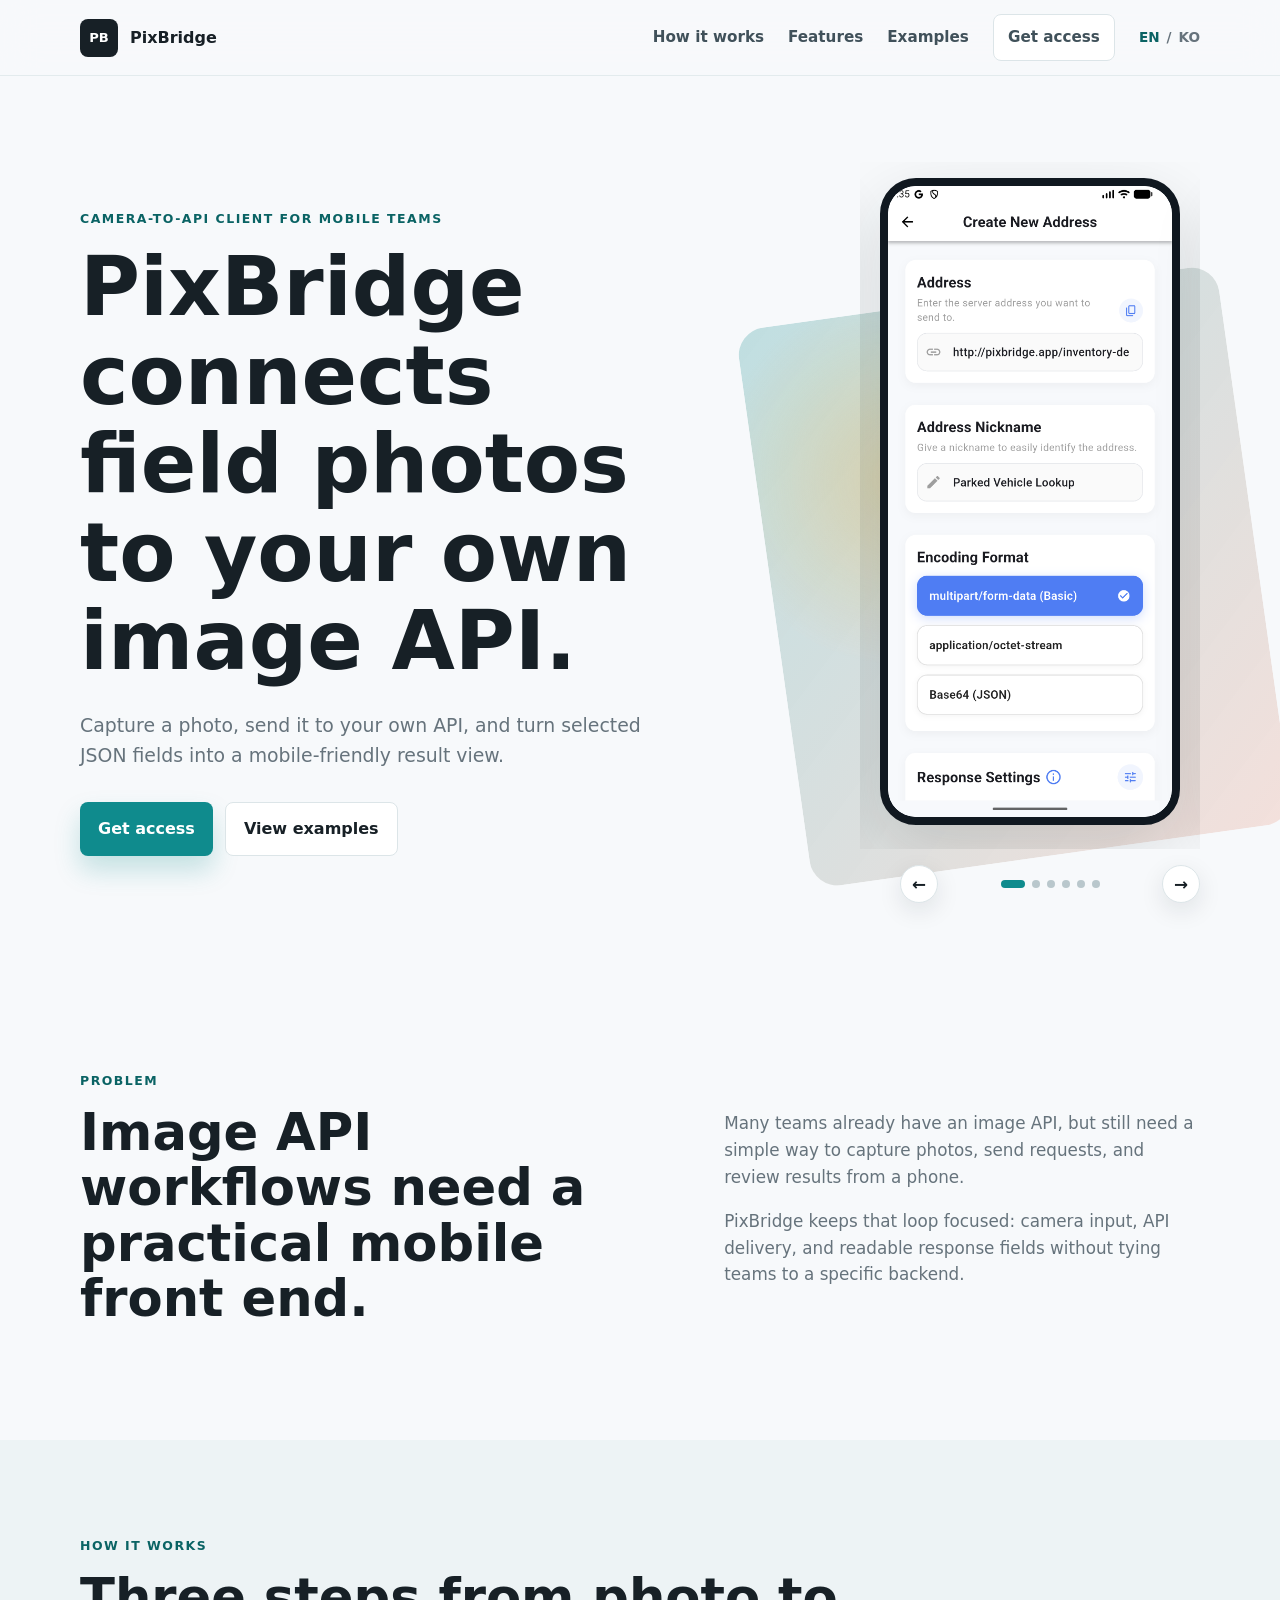
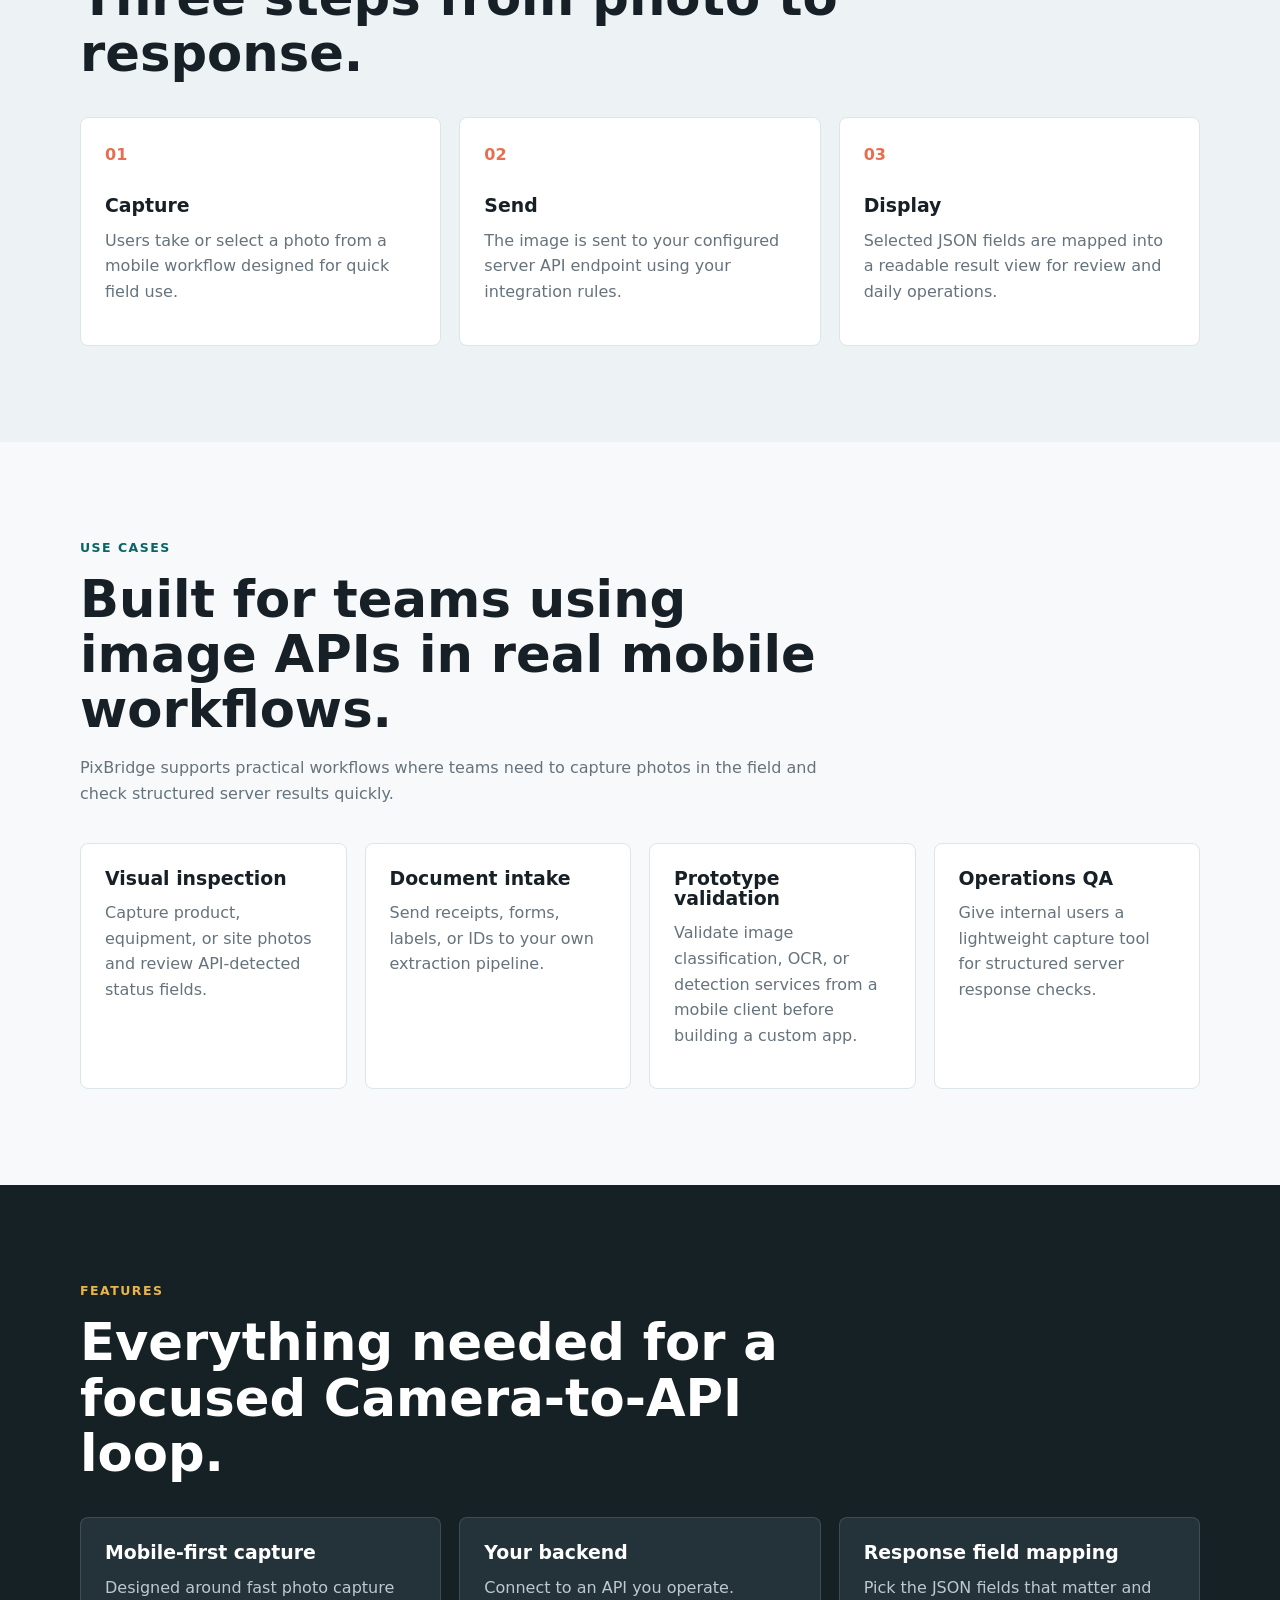
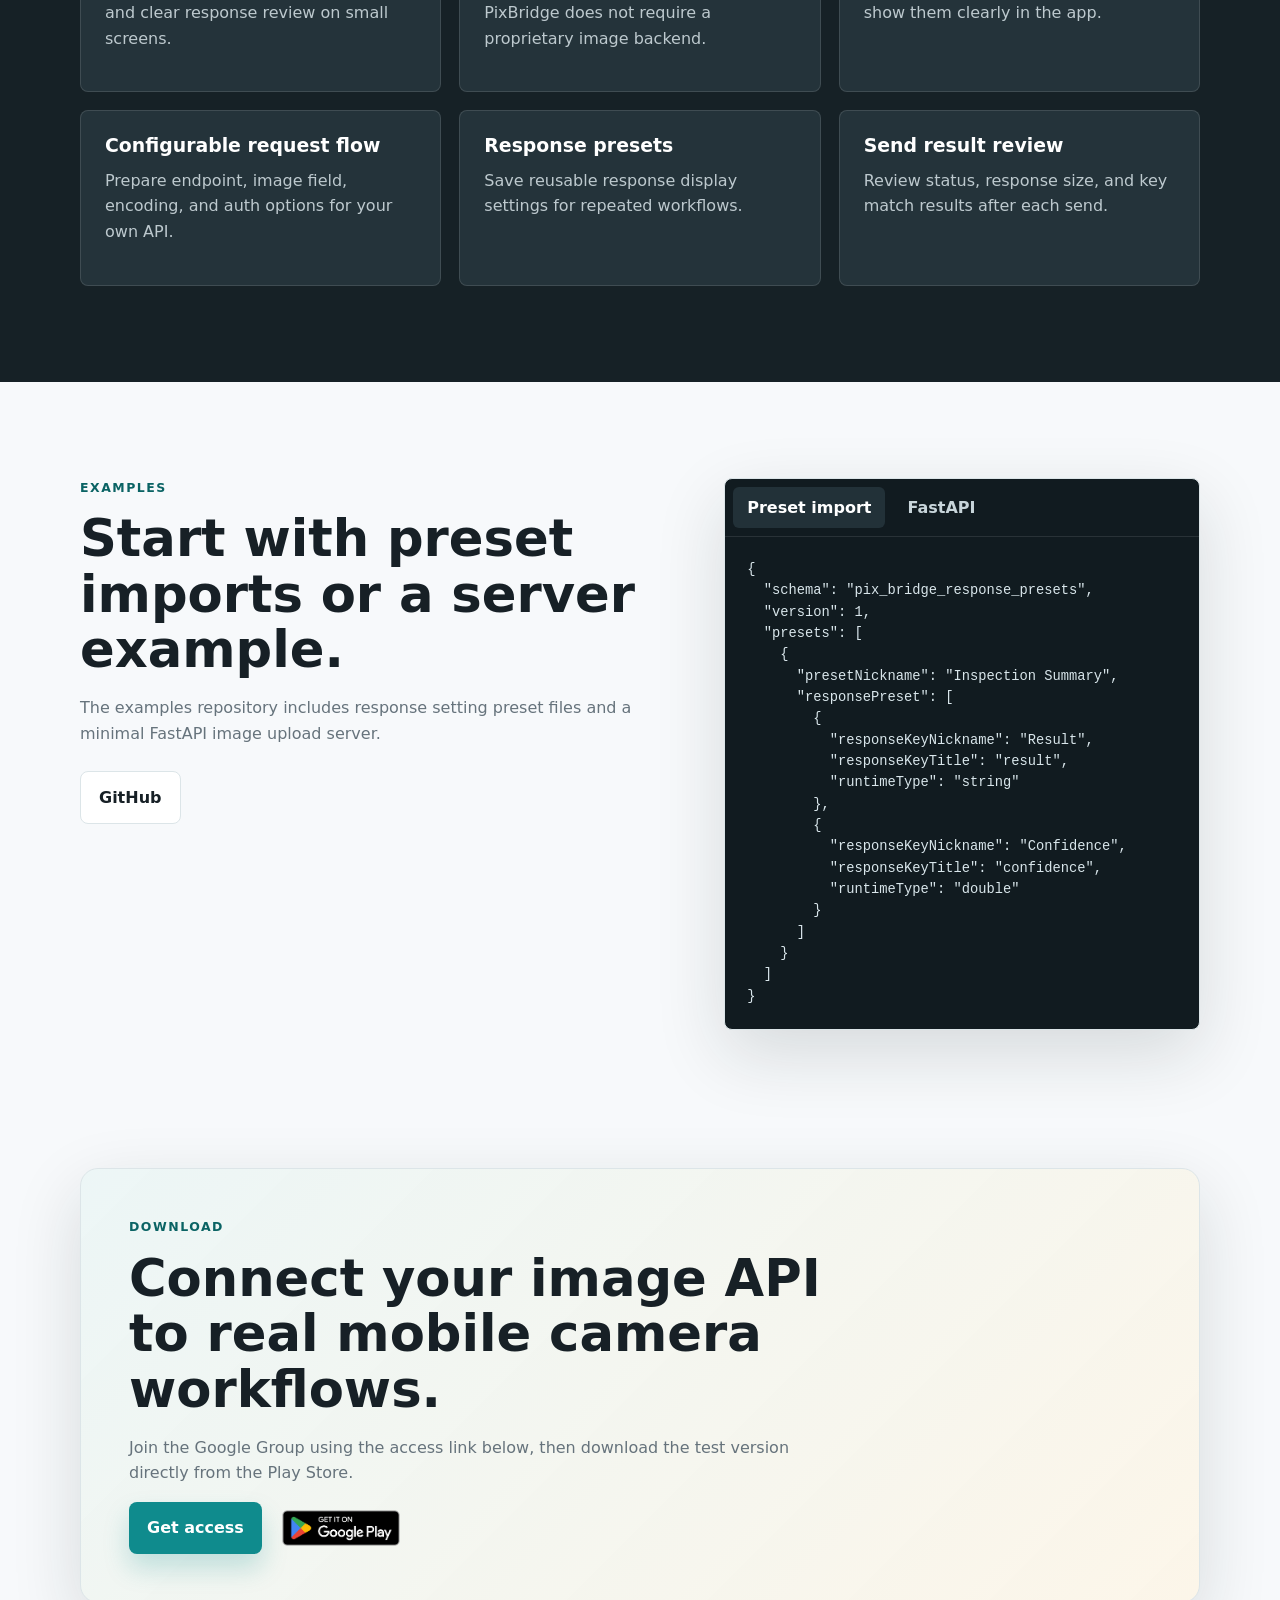
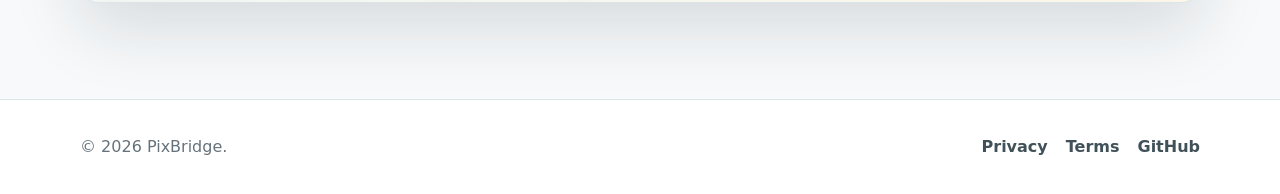
<file: index.html>
<!doctype html>
<html lang="en">

<head>
  <meta charset="utf-8">
  <meta name="viewport" content="width=device-width, initial-scale=1">
  <title>PixBridge | Camera-to-API Client for Mobile Image Workflows</title>
  <meta name="description"
    content="PixBridge captures photos on mobile, sends them to your own API, and maps selected JSON fields into a clear result screen.">
  <link rel="canonical" href="https://pixbridge-app.github.io/landing/">
  <link rel="alternate" hreflang="en" href="https://pixbridge-app.github.io/landing/">
  <link rel="alternate" hreflang="ko" href="https://pixbridge-app.github.io/landing/ko/">
  <link rel="alternate" hreflang="x-default" href="https://pixbridge-app.github.io/landing/">
  <meta property="og:type" content="website">
  <meta property="og:site_name" content="PixBridge">
  <meta property="og:title" content="PixBridge | Camera-to-API Client">
  <meta property="og:description"
    content="Capture photos on mobile, send them to your own API, and map selected JSON fields into a clear result screen.">
  <meta property="og:url" content="https://pixbridge-app.github.io/landing/">
  <meta property="og:locale" content="en_US">
  <meta property="og:locale:alternate" content="ko_KR">
  <meta name="twitter:card" content="summary">
  <meta name="twitter:title" content="PixBridge | Camera-to-API Client">
  <meta name="twitter:description"
    content="A lightweight Camera-to-API client for mobile image workflows.">
  <link rel="stylesheet" href="style.css">
</head>

<body data-page-lang="en">
  <header class="site-header" data-header>
    <a class="brand" href="#top" aria-label="PixBridge home">
      <span class="brand-mark" aria-hidden="true">PB</span>
      <span>PixBridge</span>
    </a>

    <button class="nav-toggle" type="button" aria-expanded="false" aria-controls="site-nav" data-nav-toggle>
      <span class="sr-only">Toggle navigation</span>
      <span></span>
      <span></span>
      <span></span>
    </button>

    <nav class="site-nav" id="site-nav" data-nav>
      <a href="#how">How it works</a>
      <a href="#features">Features</a>
      <a href="#examples">Examples</a>
      <a class="nav-cta" href="#cta">Get access</a>
      <span class="language-switch" aria-label="Language switch">
        <a aria-current="page" href="./">EN</a>
        <span aria-hidden="true">/</span>
        <a href="ko/">KO</a>
      </span>
    </nav>
  </header>

  <div class="language-banner" data-ko-banner hidden>
    <div class="container language-banner-inner">
      <p>Browser language looks Korean. Korean page is available.</p>
      <div>
        <a href="ko/">Go to Korean</a>
        <button type="button" data-ko-banner-close>Stay in English</button>
      </div>
    </div>
  </div>

  <main id="top">
    <section class="hero section-band">
      <div class="container hero-grid">
        <div class="hero-copy">
          <p class="eyebrow">Camera-to-API client for mobile teams</p>
          <h1>PixBridge connects field photos to your own image API.</h1>
          <p class="hero-lede">
            Capture a photo, send it to your own API, and turn selected JSON fields into a mobile-friendly result view.
          </p>
          <div class="hero-actions">
            <a class="button primary" href="#cta">Get access</a>
            <a class="button secondary" href="#examples">View examples</a>
          </div>
        </div>

        <div class="product-shot" data-carousel role="region" aria-roledescription="carousel"
          aria-label="PixBridge app screenshots" tabindex="0">
          <div class="carousel-viewport" data-carousel-viewport>
            <div class="carousel-track" data-carousel-track>
              <figure class="carousel-slide is-active" data-carousel-slide aria-hidden="false"
                aria-label="Screenshot 1 of 6">
                <div class="phone-frame">
                  <img src="assets/screenshots/en_01.png" alt="PixBridge app screenshot 1" fetchpriority="high">
                </div>
              </figure>
              <figure class="carousel-slide" data-carousel-slide aria-hidden="true" aria-label="Screenshot 2 of 6">
                <div class="phone-frame">
                  <img src="assets/screenshots/en_02.png" alt="PixBridge app screenshot 2" loading="lazy">
                </div>
              </figure>
              <figure class="carousel-slide" data-carousel-slide aria-hidden="true" aria-label="Screenshot 3 of 6">
                <div class="phone-frame">
                  <img src="assets/screenshots/en_03.png" alt="PixBridge app screenshot 3" loading="lazy">
                </div>
              </figure>
              <figure class="carousel-slide" data-carousel-slide aria-hidden="true" aria-label="Screenshot 4 of 6">
                <div class="phone-frame">
                  <img src="assets/screenshots/en_04.png" alt="PixBridge app screenshot 4" loading="lazy">
                </div>
              </figure>
              <figure class="carousel-slide" data-carousel-slide aria-hidden="true" aria-label="Screenshot 5 of 6">
                <div class="phone-frame">
                  <img src="assets/screenshots/en_05.png" alt="PixBridge app screenshot 5" loading="lazy">
                </div>
              </figure>
              <figure class="carousel-slide" data-carousel-slide aria-hidden="true" aria-label="Screenshot 6 of 6">
                <div class="phone-frame">
                  <img src="assets/screenshots/en_06.png" alt="PixBridge app screenshot 6" loading="lazy">
                </div>
              </figure>
            </div>
          </div>
          <div class="carousel-toolbar">
            <button class="carousel-button" type="button" data-carousel-previous aria-label="Previous screenshot">←</button>
            <div class="carousel-dots" data-carousel-dots aria-label="Choose a screenshot"></div>
            <button class="carousel-button" type="button" data-carousel-next aria-label="Next screenshot">→</button>
          </div>
          <p class="sr-only" data-carousel-status aria-live="polite">Screenshot 1 of 6</p>
        </div>
      </div>
    </section>

    <section class="section problem" id="problem">
      <div class="container two-column">
        <div>
          <p class="eyebrow">Problem</p>
          <h2>Image API workflows need a practical mobile front end.</h2>
        </div>
        <div class="text-stack">
          <p>
            Many teams already have an image API, but still need a simple way to capture photos, send requests, and
            review results from a phone.
          </p>
          <p>
            PixBridge keeps that loop focused: camera input, API delivery, and readable response fields without tying
            teams to a specific backend.
          </p>
        </div>
      </div>
    </section>

    <section class="section section-tint" id="how">
      <div class="container">
        <div class="section-heading">
          <p class="eyebrow">How it works</p>
          <h2>Three steps from photo to response.</h2>
        </div>
        <div class="steps">
          <article class="step-card">
            <span>01</span>
            <h3>Capture</h3>
            <p>Users take or select a photo from a mobile workflow designed for quick field use.</p>
          </article>
          <article class="step-card">
            <span>02</span>
            <h3>Send</h3>
            <p>The image is sent to your configured server API endpoint using your integration rules.</p>
          </article>
          <article class="step-card">
            <span>03</span>
            <h3>Display</h3>
            <p>Selected JSON fields are mapped into a readable result view for review and daily operations.</p>
          </article>
        </div>
      </div>
    </section>

    <section class="section" id="use-cases">
      <div class="container">
        <div class="section-heading">
          <p class="eyebrow">Use cases</p>
          <h2>Built for teams using image APIs in real mobile workflows.</h2>
          <p>
            PixBridge supports practical workflows where teams need to capture photos in the field and check structured
            server results quickly.
          </p>
        </div>
        <div class="use-case-grid">
          <article>
            <h3>Visual inspection</h3>
            <p>Capture product, equipment, or site photos and review API-detected status fields.</p>
          </article>
          <article>
            <h3>Document intake</h3>
            <p>Send receipts, forms, labels, or IDs to your own extraction pipeline.</p>
          </article>
          <article>
            <h3>Prototype validation</h3>
            <p>Validate image classification, OCR, or detection services from a mobile client before building a custom app.
            </p>
          </article>
          <article>
            <h3>Operations QA</h3>
            <p>Give internal users a lightweight capture tool for structured server response checks.</p>
          </article>
        </div>
      </div>
    </section>

    <section class="section section-dark" id="features">
      <div class="container">
        <div class="section-heading">
          <p class="eyebrow">Features</p>
          <h2>Everything needed for a focused Camera-to-API loop.</h2>
        </div>
        <div class="feature-grid">
          <article>
            <h3>Mobile-first capture</h3>
            <p>Designed around fast photo capture and clear response review on small screens.</p>
          </article>
          <article>
            <h3>Your backend</h3>
            <p>Connect to an API you operate. PixBridge does not require a proprietary image backend.</p>
          </article>
          <article>
            <h3>Response field mapping</h3>
            <p>Pick the JSON fields that matter and show them clearly in the app.</p>
          </article>
          <article>
            <h3>Configurable request flow</h3>
            <p>Prepare endpoint, image field, encoding, and auth options for your own API.</p>
          </article>
          <article>
            <h3>Response presets</h3>
            <p>Save reusable response display settings for repeated workflows.</p>
          </article>
          <article>
            <h3>Send result review</h3>
            <p>Review status, response size, and key match results after each send.</p>
          </article>
        </div>
      </div>
    </section>

    <section class="section" id="examples">
      <div class="container examples-grid">
        <div>
          <p class="eyebrow">Examples</p>
          <h2>Start with preset imports or a server example.</h2>
          <p>
            The examples repository includes response setting preset files and a minimal FastAPI image upload server.
          </p>
          <div class="example-actions">
            <a class="button secondary" href="https://github.com/pixbridge-app/examples.git" target="_blank"
              rel="noopener noreferrer">GitHub</a>
          </div>
        </div>
        <div class="code-tabs" data-tabs>
          <div class="tab-list" role="tablist" aria-label="Examples">
            <button class="tab-button active" type="button" role="tab" aria-selected="true"
              data-tab="response-setting">Preset import</button>
            <button class="tab-button" type="button" role="tab" aria-selected="false"
              data-tab="fastapi">FastAPI</button>
          </div>
          <pre class="code-panel active" data-panel="response-setting"><code>{
  "schema": "pix_bridge_response_presets",
  "version": 1,
  "presets": [
    {
      "presetNickname": "Inspection Summary",
      "responsePreset": [
        {
          "responseKeyNickname": "Result",
          "responseKeyTitle": "result",
          "runtimeType": "string"
        },
        {
          "responseKeyNickname": "Confidence",
          "responseKeyTitle": "confidence",
          "runtimeType": "double"
        }
      ]
    }
  ]
}</code></pre>
          <pre class="code-panel" data-panel="fastapi"><code>from fastapi import FastAPI, UploadFile, File

app = FastAPI()

@app.post("/analyze")
async def analyze(image: UploadFile = File(...)):
    return {
        "result": "ready",
        "confidence": 0.97,
        "summary": "Sample response"
    }</code></pre>
        </div>
      </div>
    </section>

    <section class="section cta-section" id="cta">
      <div class="container cta-panel">
        <p class="eyebrow">Download</p>
        <h2>Connect your image API to real mobile camera workflows.</h2>
        <p>Join the Google Group using the access link below, then download the test version directly from the Play Store.</p>
        <div class="hero-actions">
          <a class="button primary" href="https://groups.google.com/g/pixbridge-testers" target="_blank"
            rel="noopener noreferrer">Get access</a>
          <a class="play-store-badge" href="https://play.google.com/store/apps/details?id=com.personalplanet.pixbridge"
            target="_blank" rel="noopener noreferrer" aria-label="Get PixBridge on Google Play">
            <img src="assets/google-play-badge-en.png" alt="Get it on Google Play">
          </a>
        </div>
      </div>
    </section>
  </main>

  <footer class="site-footer">
    <div class="container footer-inner">
      <p>&copy; 2026 PixBridge.</p>
      <div>
        <a href="./privacy/">Privacy</a>
        <a href="./terms/">Terms</a>
        <a href="https://github.com/pixbridge-app/examples.git" target="_blank" rel="noopener noreferrer">GitHub</a>
      </div>
    </div>
  </footer>

  <script src="script.js"></script>
</body>

</html>
</file>
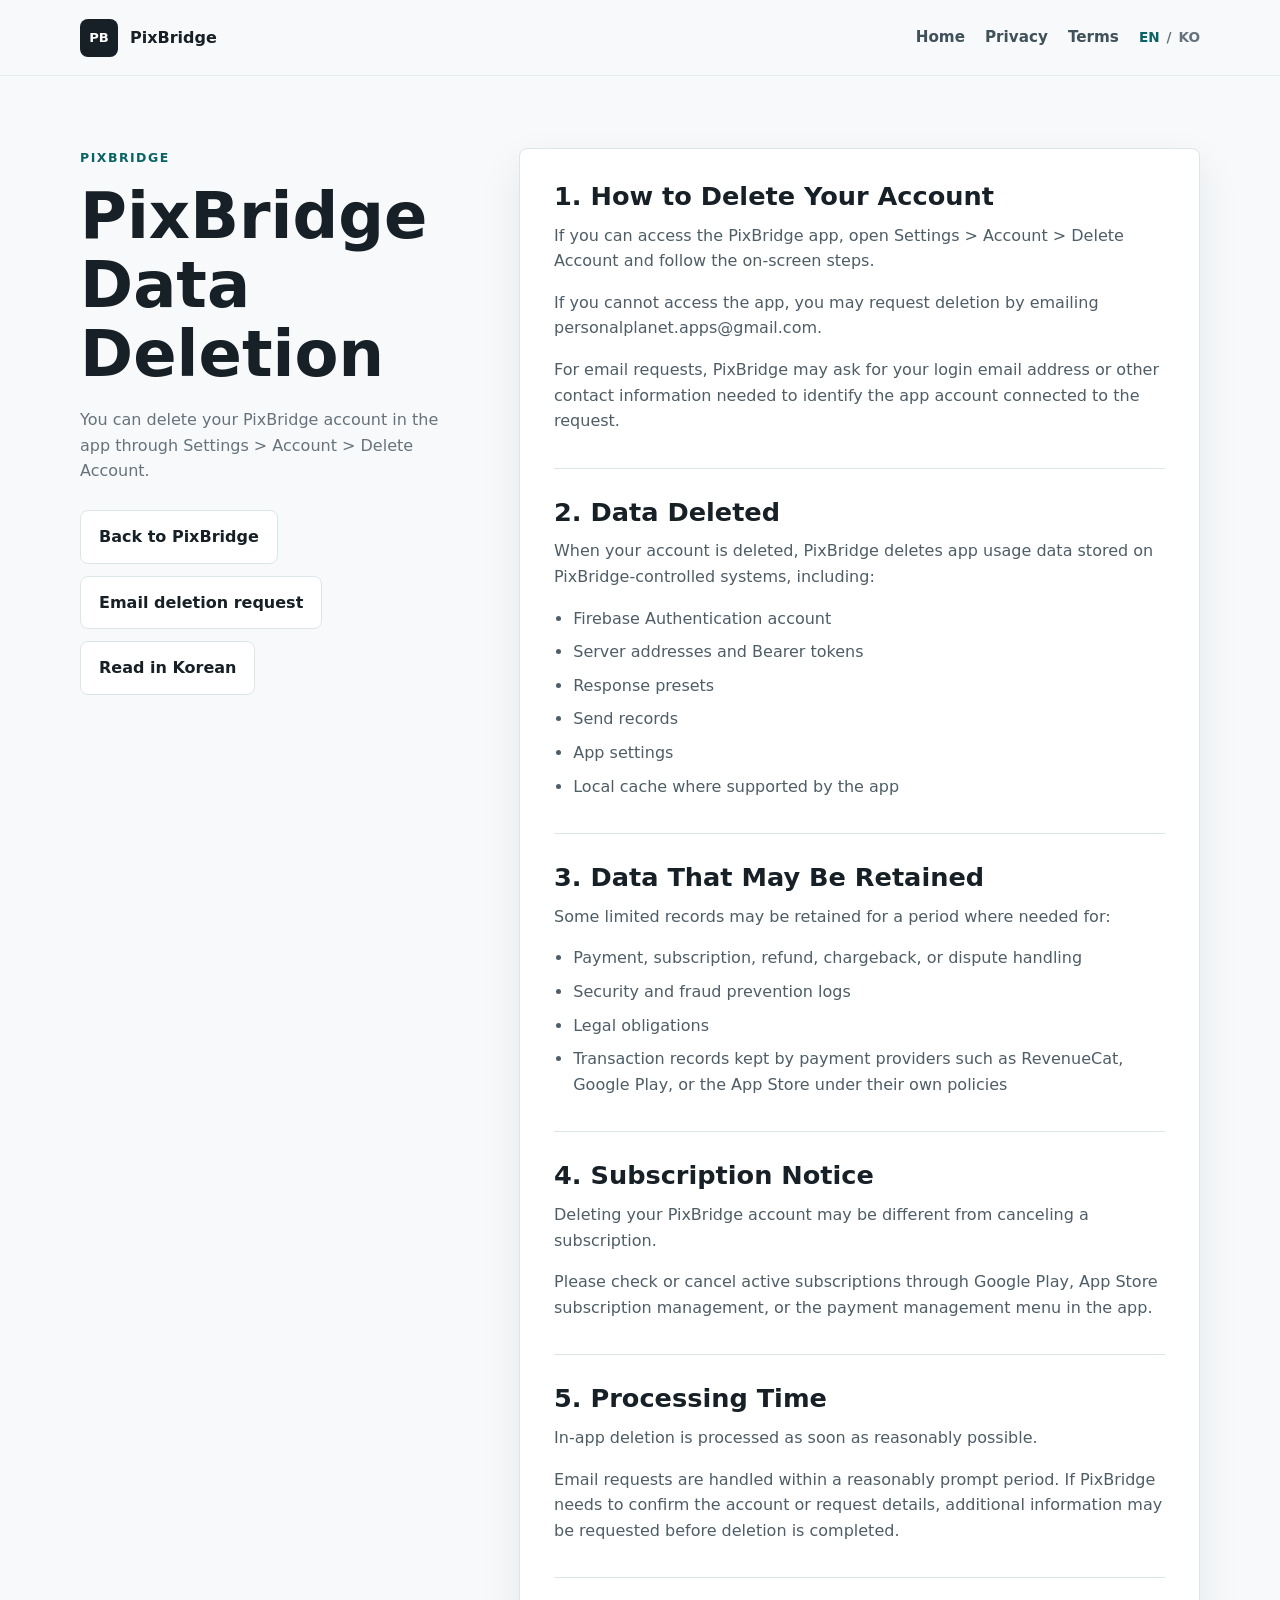
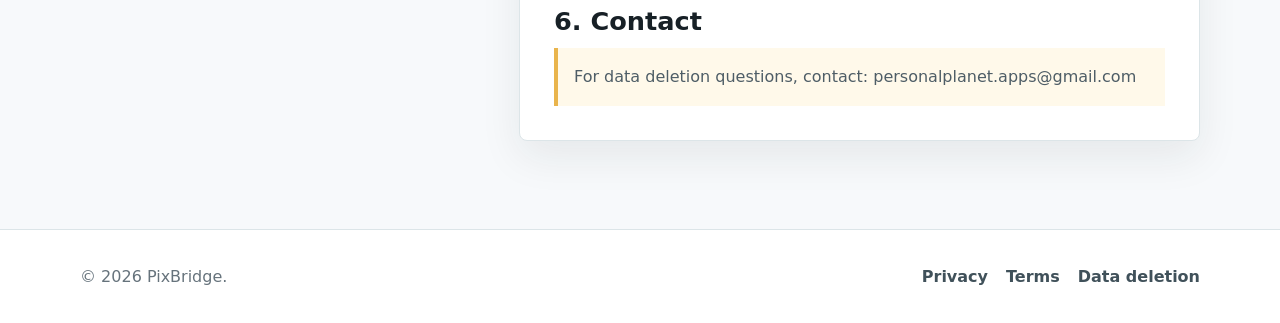
<file: data-deletion/index.html>
<!doctype html>
<html lang="en">
  <head>
    <meta charset="utf-8">
    <meta name="viewport" content="width=device-width, initial-scale=1">
    <title>PixBridge Data Deletion</title>
    <meta
      name="description"
      content="How to delete a PixBridge account and request deletion of PixBridge app data."
    >
    <link rel="canonical" href="https://pixbridge-app.github.io/landing/data-deletion/">
    <link rel="alternate" hreflang="en" href="https://pixbridge-app.github.io/landing/data-deletion/">
    <link rel="alternate" hreflang="ko" href="https://pixbridge-app.github.io/landing/ko/data-deletion/">
    <meta property="og:type" content="website">
    <meta property="og:site_name" content="PixBridge">
    <meta property="og:title" content="PixBridge Data Deletion">
    <meta
      property="og:description"
      content="Instructions for deleting a PixBridge account and requesting deletion of app data."
    >
    <meta property="og:url" content="https://pixbridge-app.github.io/landing/data-deletion/">
    <meta property="og:locale" content="en_US">
    <meta property="og:locale:alternate" content="ko_KR">
    <meta name="twitter:card" content="summary">
    <meta name="twitter:title" content="PixBridge Data Deletion">
    <meta
      name="twitter:description"
      content="How to delete a PixBridge account and request deletion of app data."
    >
    <link rel="stylesheet" href="../style.css">
  </head>
  <body>
    <header class="site-header">
      <a class="brand" href="../" aria-label="PixBridge home">
        <span class="brand-mark" aria-hidden="true">PB</span>
        <span>PixBridge</span>
      </a>
      <nav class="document-nav" aria-label="Document navigation">
        <a href="../">Home</a>
        <a href="../privacy/">Privacy</a>
        <a href="../terms/">Terms</a>
        <span class="language-switch" aria-label="Language switch">
          <a aria-current="page" href="./">EN</a>
          <span aria-hidden="true">/</span>
          <a href="../ko/data-deletion/">KO</a>
        </span>
      </nav>
    </header>

    <main class="document-main">
      <div class="container document-layout">
        <aside class="document-hero">
          <p class="eyebrow">PixBridge</p>
          <h1>PixBridge Data Deletion</h1>
          <p>
            You can delete your PixBridge account in the app through Settings &gt; Account &gt; Delete Account.
          </p>
          <div class="document-actions">
            <a class="button secondary" href="../">Back to PixBridge</a>
            <a class="button secondary" href="mailto:personalplanet.apps@gmail.com?subject=PixBridge%20Data%20Deletion%20Request">Email deletion request</a>
            <a class="button secondary" href="../ko/data-deletion/">Read in Korean</a>
          </div>
        </aside>

        <article class="document-card">
          <section>
            <h2>1. How to Delete Your Account</h2>
            <p>
              If you can access the PixBridge app, open Settings &gt; Account &gt; Delete Account and follow the on-screen steps.
            </p>
            <p>
              If you cannot access the app, you may request deletion by emailing <a href="mailto:personalplanet.apps@gmail.com?subject=PixBridge%20Data%20Deletion%20Request">personalplanet.apps@gmail.com</a>.
            </p>
            <p>
              For email requests, PixBridge may ask for your login email address or other contact information needed to identify the app account connected to the request.
            </p>
          </section>

          <section>
            <h2>2. Data Deleted</h2>
            <p>When your account is deleted, PixBridge deletes app usage data stored on PixBridge-controlled systems, including:</p>
            <ul>
              <li>Firebase Authentication account</li>
              <li>Server addresses and Bearer tokens</li>
              <li>Response presets</li>
              <li>Send records</li>
              <li>App settings</li>
              <li>Local cache where supported by the app</li>
            </ul>
          </section>

          <section>
            <h2>3. Data That May Be Retained</h2>
            <p>Some limited records may be retained for a period where needed for:</p>
            <ul>
              <li>Payment, subscription, refund, chargeback, or dispute handling</li>
              <li>Security and fraud prevention logs</li>
              <li>Legal obligations</li>
              <li>Transaction records kept by payment providers such as RevenueCat, Google Play, or the App Store under their own policies</li>
            </ul>
          </section>

          <section>
            <h2>4. Subscription Notice</h2>
            <p>
              Deleting your PixBridge account may be different from canceling a subscription.
            </p>
            <p>
              Please check or cancel active subscriptions through Google Play, App Store subscription management, or the payment management menu in the app.
            </p>
          </section>

          <section>
            <h2>5. Processing Time</h2>
            <p>
              In-app deletion is processed as soon as reasonably possible.
            </p>
            <p>
              Email requests are handled within a reasonably prompt period. If PixBridge needs to confirm the account or request details, additional information may be requested before deletion is completed.
            </p>
          </section>

          <section>
            <h2>6. Contact</h2>
            <div class="document-note">
              <p>
                For data deletion questions, contact:
                <a href="mailto:personalplanet.apps@gmail.com">personalplanet.apps@gmail.com</a>
              </p>
            </div>
          </section>
        </article>
      </div>
    </main>

    <footer class="site-footer">
      <div class="container footer-inner">
        <p>&copy; 2026 PixBridge.</p>
        <div>
          <a href="../privacy/">Privacy</a>
          <a href="../terms/">Terms</a>
          <a href="./">Data deletion</a>
        </div>
      </div>
    </footer>
  </body>
</html>
</file>
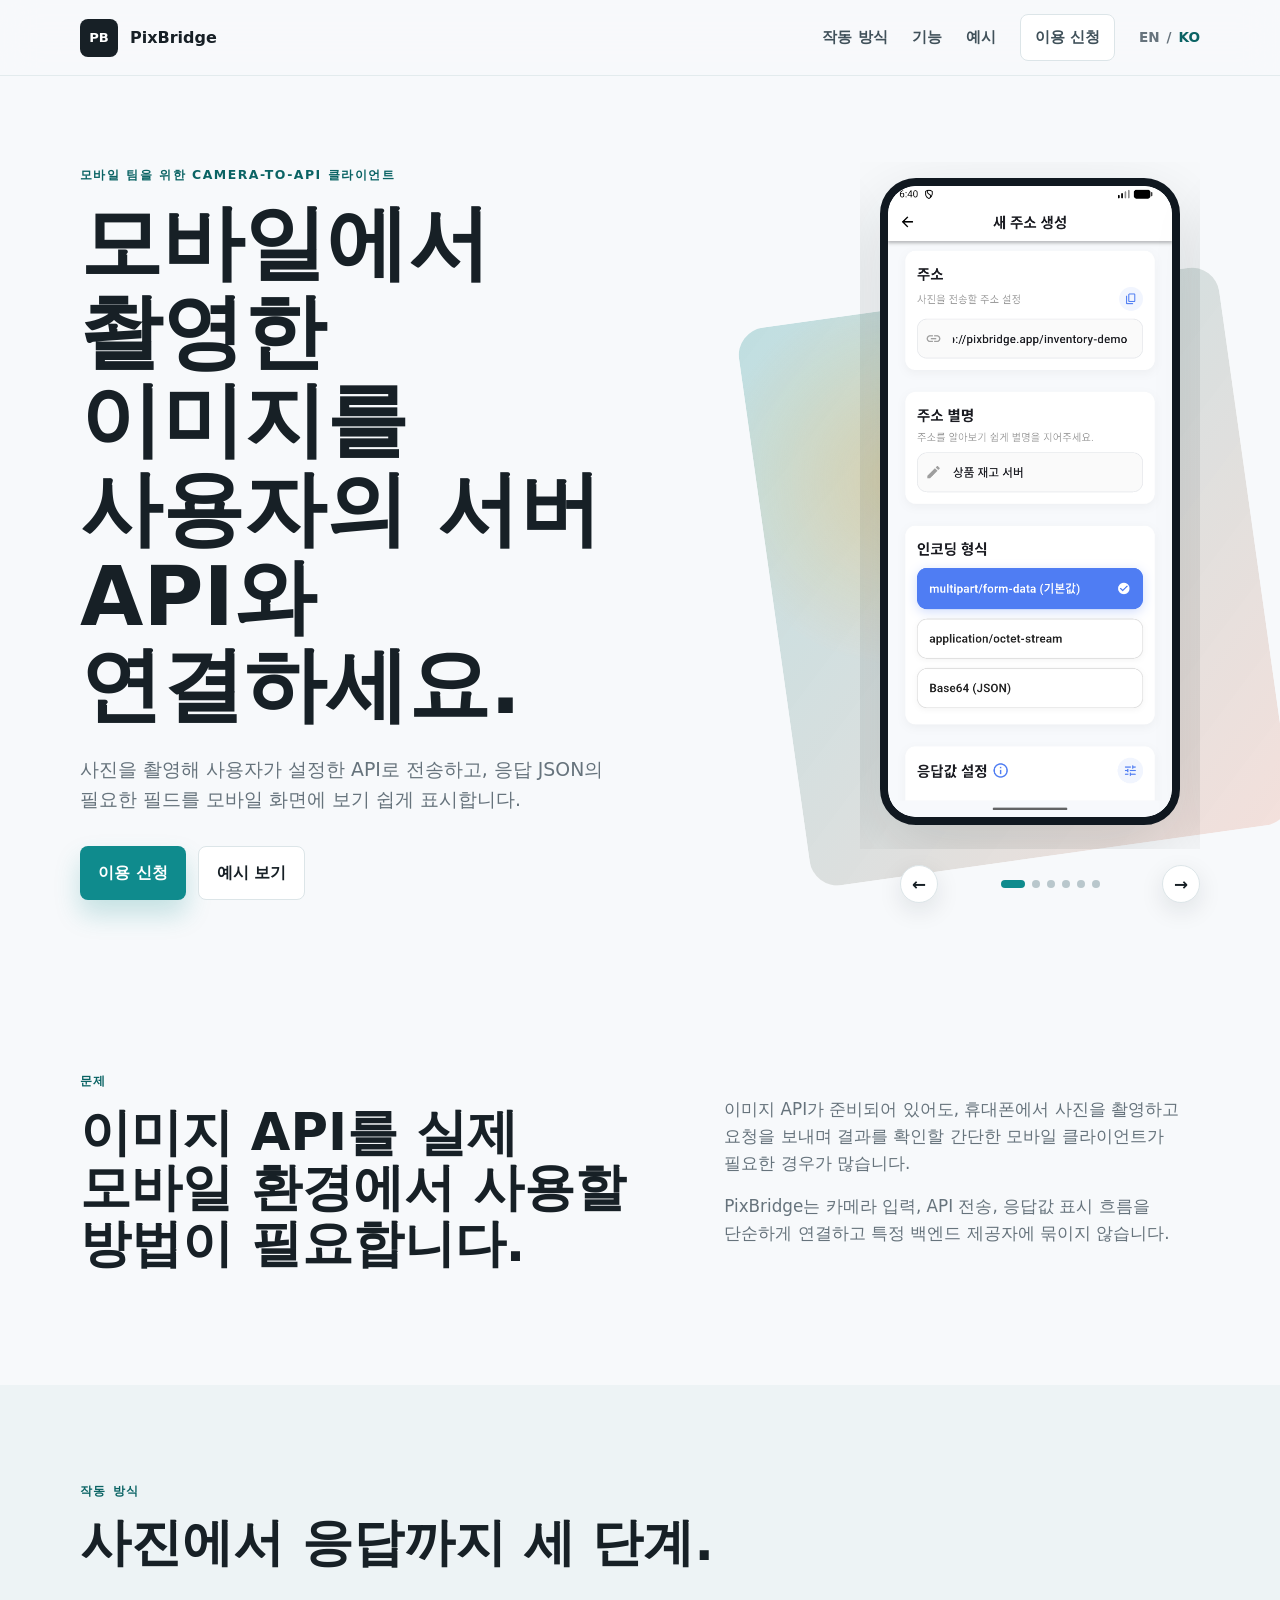
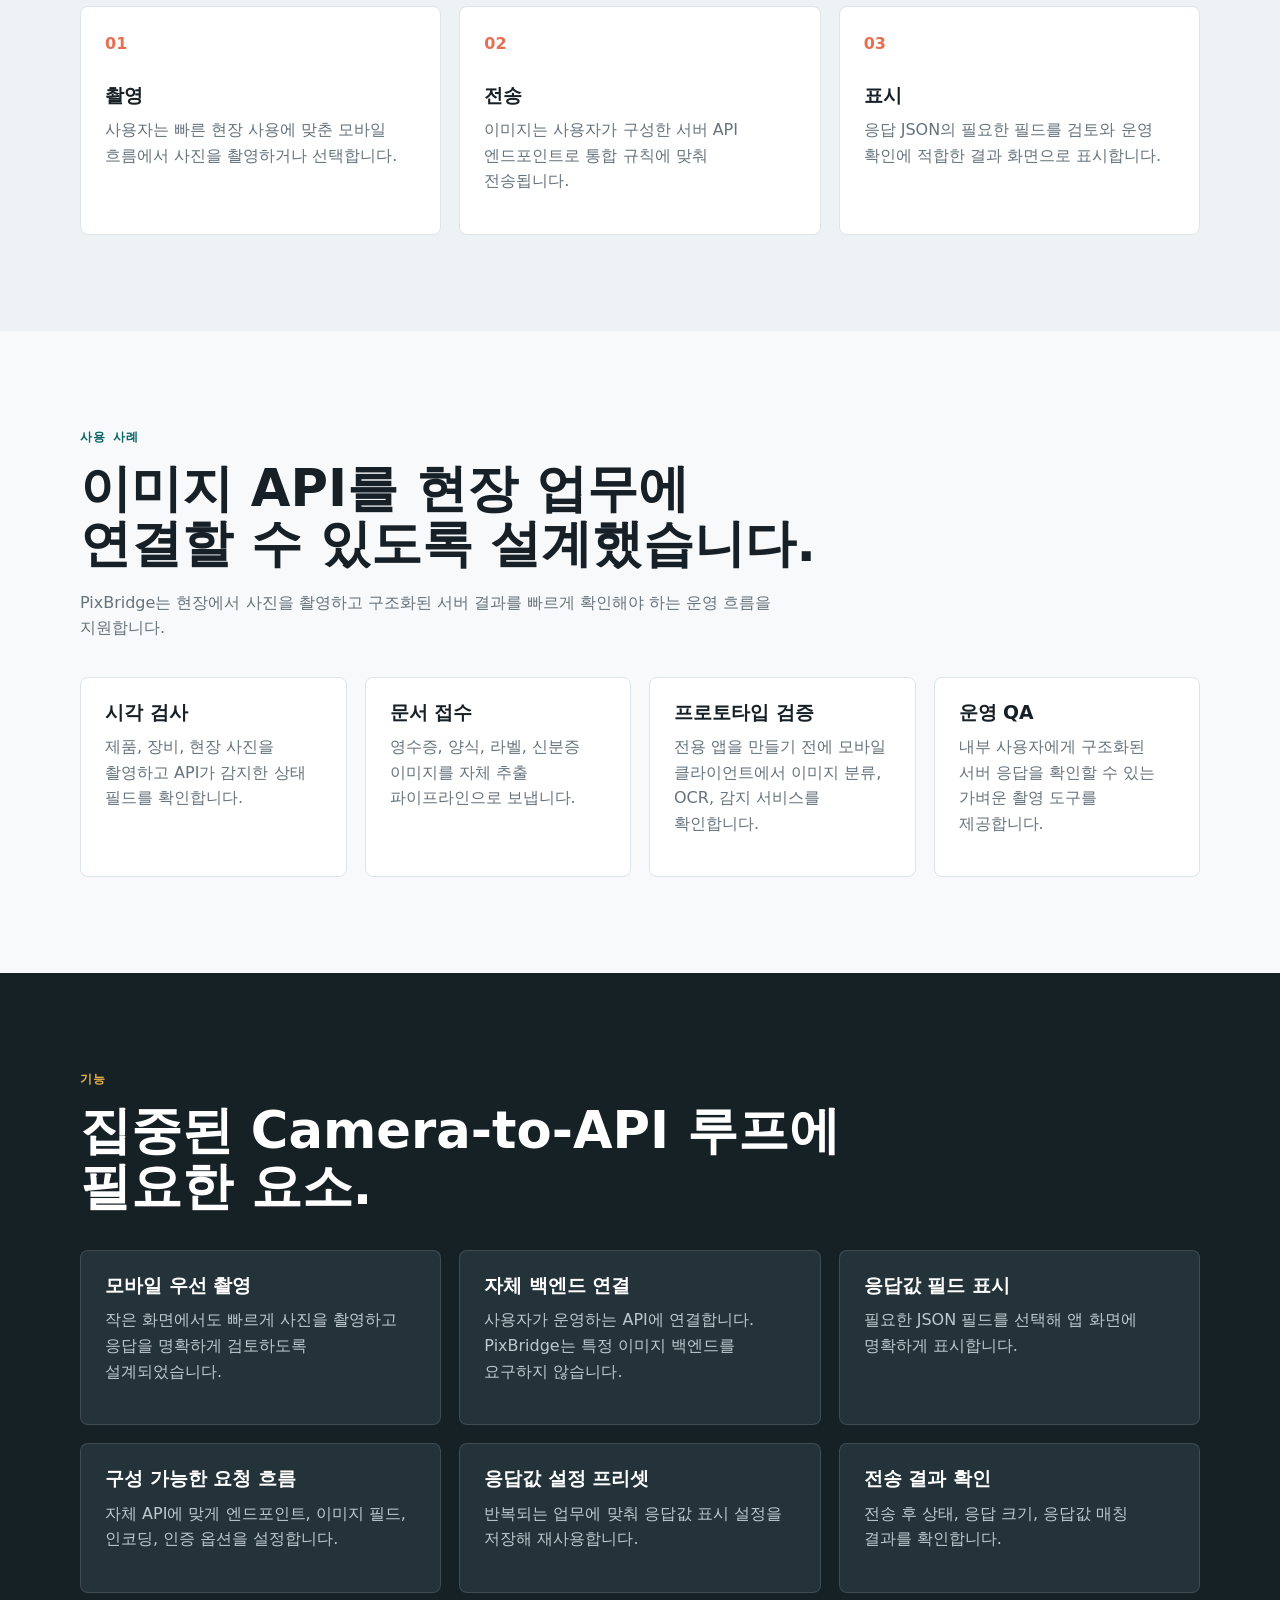
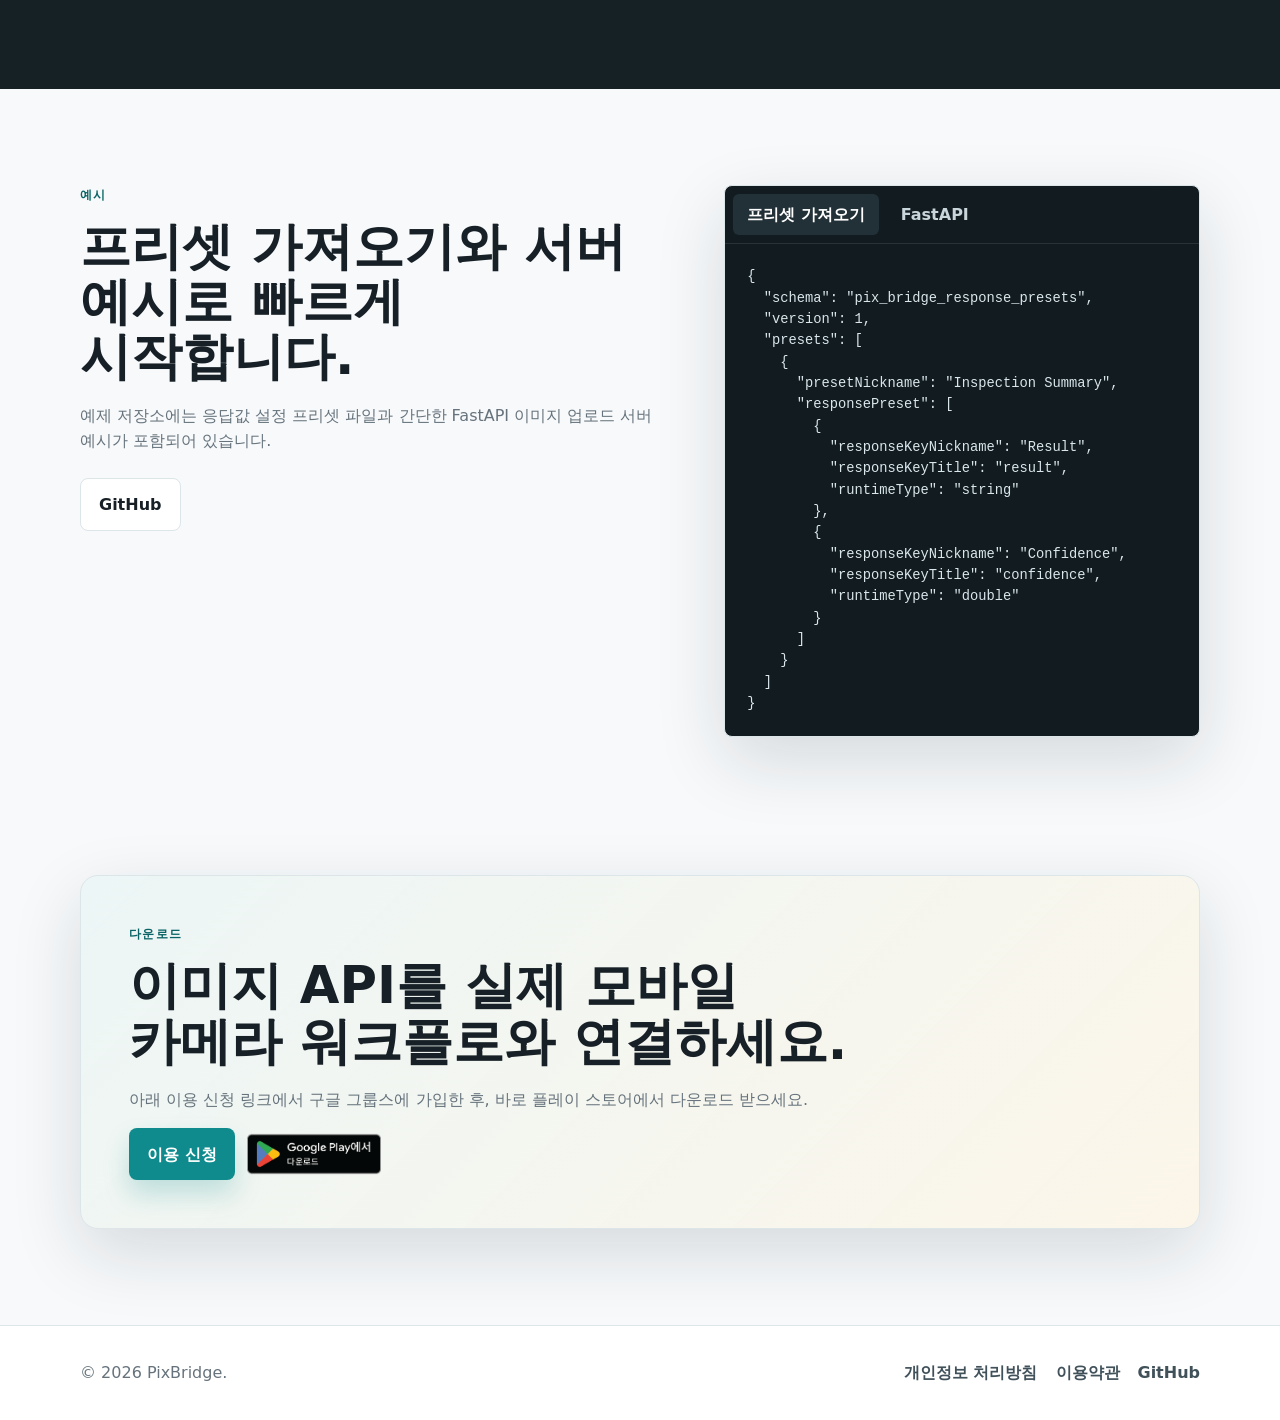
<file: ko/index.html>
<!doctype html>
<html lang="ko">
  <head>
    <meta charset="utf-8">
    <meta name="viewport" content="width=device-width, initial-scale=1">
    <title>PixBridge | 모바일 이미지 워크플로를 위한 Camera-to-API 클라이언트</title>
    <meta
      name="description"
      content="PixBridge는 모바일에서 촬영한 이미지를 사용자가 설정한 API로 전송하고, 응답 JSON의 필요한 필드를 앱 화면에 보기 쉽게 표시합니다."
    >
    <link rel="canonical" href="https://pixbridge-app.github.io/landing/ko/">
    <link rel="alternate" hreflang="en" href="https://pixbridge-app.github.io/landing/">
    <link rel="alternate" hreflang="ko" href="https://pixbridge-app.github.io/landing/ko/">
    <link rel="alternate" hreflang="x-default" href="https://pixbridge-app.github.io/landing/">
    <meta property="og:type" content="website">
    <meta property="og:site_name" content="PixBridge">
    <meta property="og:title" content="PixBridge | Camera-to-API 클라이언트">
    <meta
      property="og:description"
      content="모바일에서 촬영한 이미지를 사용자가 설정한 API로 전송하고, 응답 JSON의 필요한 필드를 앱 화면에 보기 쉽게 표시합니다."
    >
    <meta property="og:url" content="https://pixbridge-app.github.io/landing/ko/">
    <meta property="og:locale" content="ko_KR">
    <meta property="og:locale:alternate" content="en_US">
    <meta name="twitter:card" content="summary">
    <meta name="twitter:title" content="PixBridge | Camera-to-API 클라이언트">
    <meta
      name="twitter:description"
      content="모바일 이미지 워크플로를 위한 가벼운 Camera-to-API 클라이언트입니다."
    >
    <link rel="stylesheet" href="../style.css">
  </head>
  <body data-page-lang="ko">
    <header class="site-header" data-header>
      <a class="brand" href="#top" aria-label="PixBridge 홈">
        <span class="brand-mark" aria-hidden="true">PB</span>
        <span>PixBridge</span>
      </a>

      <button class="nav-toggle" type="button" aria-expanded="false" aria-controls="site-nav" data-nav-toggle>
        <span class="sr-only">메뉴 열기</span>
        <span></span>
        <span></span>
        <span></span>
      </button>

      <nav class="site-nav" id="site-nav" data-nav>
        <a href="#how">작동 방식</a>
        <a href="#features">기능</a>
        <a href="#examples">예시</a>
        <a class="nav-cta" href="#cta">이용 신청</a>
        <span class="language-switch" aria-label="언어 전환">
          <a href="../">EN</a>
          <span aria-hidden="true">/</span>
          <a aria-current="page" href="./">KO</a>
        </span>
      </nav>
    </header>

    <main id="top">
      <section class="hero section-band">
        <div class="container hero-grid">
          <div class="hero-copy">
            <p class="eyebrow">모바일 팀을 위한 Camera-to-API 클라이언트</p>
            <h1>모바일에서 촬영한 이미지를 사용자의 서버 API와 연결하세요.</h1>
            <p class="hero-lede">
              사진을 촬영해 사용자가 설정한 API로 전송하고, 응답 JSON의 필요한 필드를 모바일 화면에 보기 쉽게 표시합니다.
            </p>
            <div class="hero-actions">
              <a class="button primary" href="#cta">이용 신청</a>
              <a class="button secondary" href="#examples">예시 보기</a>
            </div>
          </div>

          <div class="product-shot" data-carousel role="region" aria-roledescription="carousel"
            aria-label="PixBridge 앱 화면" tabindex="0">
            <div class="carousel-viewport" data-carousel-viewport>
              <div class="carousel-track" data-carousel-track>
                <figure class="carousel-slide is-active" data-carousel-slide aria-hidden="false"
                  aria-label="화면 1/6">
                  <div class="phone-frame">
                    <img src="../assets/screenshots/ko_01.png" alt="PixBridge 앱 화면 1" fetchpriority="high">
                  </div>
                </figure>
                <figure class="carousel-slide" data-carousel-slide aria-hidden="true" aria-label="화면 2/6">
                  <div class="phone-frame">
                    <img src="../assets/screenshots/ko_02.png" alt="PixBridge 앱 화면 2" loading="lazy">
                  </div>
                </figure>
                <figure class="carousel-slide" data-carousel-slide aria-hidden="true" aria-label="화면 3/6">
                  <div class="phone-frame">
                    <img src="../assets/screenshots/ko_03.png" alt="PixBridge 앱 화면 3" loading="lazy">
                  </div>
                </figure>
                <figure class="carousel-slide" data-carousel-slide aria-hidden="true" aria-label="화면 4/6">
                  <div class="phone-frame">
                    <img src="../assets/screenshots/ko_04.png" alt="PixBridge 앱 화면 4" loading="lazy">
                  </div>
                </figure>
                <figure class="carousel-slide" data-carousel-slide aria-hidden="true" aria-label="화면 5/6">
                  <div class="phone-frame">
                    <img src="../assets/screenshots/ko_05.png" alt="PixBridge 앱 화면 5" loading="lazy">
                  </div>
                </figure>
                <figure class="carousel-slide" data-carousel-slide aria-hidden="true" aria-label="화면 6/6">
                  <div class="phone-frame">
                    <img src="../assets/screenshots/ko_06.png" alt="PixBridge 앱 화면 6" loading="lazy">
                  </div>
                </figure>
              </div>
            </div>
            <div class="carousel-toolbar">
              <button class="carousel-button" type="button" data-carousel-previous aria-label="이전 화면">←</button>
              <div class="carousel-dots" data-carousel-dots aria-label="화면 선택"></div>
              <button class="carousel-button" type="button" data-carousel-next aria-label="다음 화면">→</button>
            </div>
            <p class="sr-only" data-carousel-status aria-live="polite">화면 1/6</p>
          </div>
        </div>
      </section>

      <section class="section problem" id="problem">
        <div class="container two-column">
          <div>
            <p class="eyebrow">문제</p>
            <h2>이미지 API를 실제 모바일 환경에서 사용할 방법이 필요합니다.</h2>
          </div>
          <div class="text-stack">
            <p>
              이미지 API가 준비되어 있어도, 휴대폰에서 사진을 촬영하고 요청을 보내며 결과를 확인할 간단한 모바일 클라이언트가 필요한 경우가 많습니다.
            </p>
            <p>
              PixBridge는 카메라 입력, API 전송, 응답값 표시 흐름을 단순하게 연결하고 특정 백엔드 제공자에 묶이지 않습니다.
            </p>
          </div>
        </div>
      </section>

      <section class="section section-tint" id="how">
        <div class="container">
          <div class="section-heading">
            <p class="eyebrow">작동 방식</p>
            <h2>사진에서 응답까지 세 단계.</h2>
          </div>
          <div class="steps">
            <article class="step-card">
              <span>01</span>
              <h3>촬영</h3>
              <p>사용자는 빠른 현장 사용에 맞춘 모바일 흐름에서 사진을 촬영하거나 선택합니다.</p>
            </article>
            <article class="step-card">
              <span>02</span>
              <h3>전송</h3>
              <p>이미지는 사용자가 구성한 서버 API 엔드포인트로 통합 규칙에 맞춰 전송됩니다.</p>
            </article>
            <article class="step-card">
              <span>03</span>
              <h3>표시</h3>
              <p>응답 JSON의 필요한 필드를 검토와 운영 확인에 적합한 결과 화면으로 표시합니다.</p>
            </article>
          </div>
        </div>
      </section>

      <section class="section" id="use-cases">
        <div class="container">
          <div class="section-heading">
            <p class="eyebrow">사용 사례</p>
            <h2>이미지 API를 현장 업무에 연결할 수 있도록 설계했습니다.</h2>
            <p>
              PixBridge는 현장에서 사진을 촬영하고 구조화된 서버 결과를 빠르게 확인해야 하는 운영 흐름을 지원합니다.
            </p>
          </div>
          <div class="use-case-grid">
            <article>
              <h3>시각 검사</h3>
              <p>제품, 장비, 현장 사진을 촬영하고 API가 감지한 상태 필드를 확인합니다.</p>
            </article>
            <article>
              <h3>문서 접수</h3>
              <p>영수증, 양식, 라벨, 신분증 이미지를 자체 추출 파이프라인으로 보냅니다.</p>
            </article>
            <article>
              <h3>프로토타입 검증</h3>
              <p>전용 앱을 만들기 전에 모바일 클라이언트에서 이미지 분류, OCR, 감지 서비스를 확인합니다.</p>
            </article>
            <article>
              <h3>운영 QA</h3>
              <p>내부 사용자에게 구조화된 서버 응답을 확인할 수 있는 가벼운 촬영 도구를 제공합니다.</p>
            </article>
          </div>
        </div>
      </section>

      <section class="section section-dark" id="features">
        <div class="container">
          <div class="section-heading">
            <p class="eyebrow">기능</p>
            <h2>집중된 Camera-to-API 루프에 필요한 요소.</h2>
          </div>
          <div class="feature-grid">
            <article>
              <h3>모바일 우선 촬영</h3>
              <p>작은 화면에서도 빠르게 사진을 촬영하고 응답을 명확하게 검토하도록 설계되었습니다.</p>
            </article>
            <article>
              <h3>자체 백엔드 연결</h3>
              <p>사용자가 운영하는 API에 연결합니다. PixBridge는 특정 이미지 백엔드를 요구하지 않습니다.</p>
            </article>
            <article>
              <h3>응답값 필드 표시</h3>
              <p>필요한 JSON 필드를 선택해 앱 화면에 명확하게 표시합니다.</p>
            </article>
            <article>
              <h3>구성 가능한 요청 흐름</h3>
              <p>자체 API에 맞게 엔드포인트, 이미지 필드, 인코딩, 인증 옵션을 설정합니다.</p>
            </article>
            <article>
              <h3>응답값 설정 프리셋</h3>
              <p>반복되는 업무에 맞춰 응답값 표시 설정을 저장해 재사용합니다.</p>
            </article>
            <article>
              <h3>전송 결과 확인</h3>
              <p>전송 후 상태, 응답 크기, 응답값 매칭 결과를 확인합니다.</p>
            </article>
          </div>
        </div>
      </section>

      <section class="section" id="examples">
        <div class="container examples-grid">
          <div>
            <p class="eyebrow">예시</p>
            <h2>프리셋 가져오기와 서버 예시로 빠르게 시작합니다.</h2>
            <p>
              예제 저장소에는 응답값 설정 프리셋 파일과 간단한 FastAPI 이미지 업로드 서버 예시가 포함되어 있습니다.
            </p>
            <div class="example-actions">
              <a class="button secondary" href="https://github.com/pixbridge-app/examples.git" target="_blank" rel="noopener noreferrer">GitHub</a>
            </div>
          </div>
          <div class="code-tabs" data-tabs>
            <div class="tab-list" role="tablist" aria-label="예시">
              <button class="tab-button active" type="button" role="tab" aria-selected="true" data-tab="response-setting">프리셋 가져오기</button>
              <button class="tab-button" type="button" role="tab" aria-selected="false" data-tab="fastapi">FastAPI</button>
            </div>
            <pre class="code-panel active" data-panel="response-setting"><code>{
  "schema": "pix_bridge_response_presets",
  "version": 1,
  "presets": [
    {
      "presetNickname": "Inspection Summary",
      "responsePreset": [
        {
          "responseKeyNickname": "Result",
          "responseKeyTitle": "result",
          "runtimeType": "string"
        },
        {
          "responseKeyNickname": "Confidence",
          "responseKeyTitle": "confidence",
          "runtimeType": "double"
        }
      ]
    }
  ]
}</code></pre>
            <pre class="code-panel" data-panel="fastapi"><code>from fastapi import FastAPI, UploadFile, File

app = FastAPI()

@app.post("/analyze")
async def analyze(image: UploadFile = File(...)):
    return {
        "result": "ready",
        "confidence": 0.97,
        "summary": "Sample response"
    }</code></pre>
          </div>
        </div>
      </section>

      <section class="section cta-section" id="cta">
        <div class="container cta-panel">
          <p class="eyebrow">다운로드</p>
          <h2>이미지 API를 실제 모바일 카메라 워크플로와 연결하세요.</h2>
          <p>아래 이용 신청 링크에서 구글 그룹스에 가입한 후, 바로 플레이 스토어에서 다운로드 받으세요.</p>
          <div class="hero-actions">
            <a class="button primary" href="https://groups.google.com/g/pixbridge-testers" target="_blank"
              rel="noopener noreferrer">이용 신청</a>
            <a class="play-store-badge" href="https://play.google.com/store/apps/details?id=com.personalplanet.pixbridge"
              target="_blank" rel="noopener noreferrer" aria-label="Google Play에서 PixBridge 다운로드">
              <img src="../assets/google-play-badge-ko.png" alt="Google Play에서 다운로드">
            </a>
          </div>
        </div>
      </section>
    </main>

    <footer class="site-footer">
      <div class="container footer-inner">
        <p>&copy; 2026 PixBridge.</p>
        <div>
          <a href="./privacy/">개인정보 처리방침</a>
          <a href="./terms/">이용약관</a>
          <a href="https://github.com/pixbridge-app/examples.git" target="_blank" rel="noopener noreferrer">GitHub</a>
        </div>
      </div>
    </footer>

    <script src="../script.js"></script>
  </body>
</html>
</file>
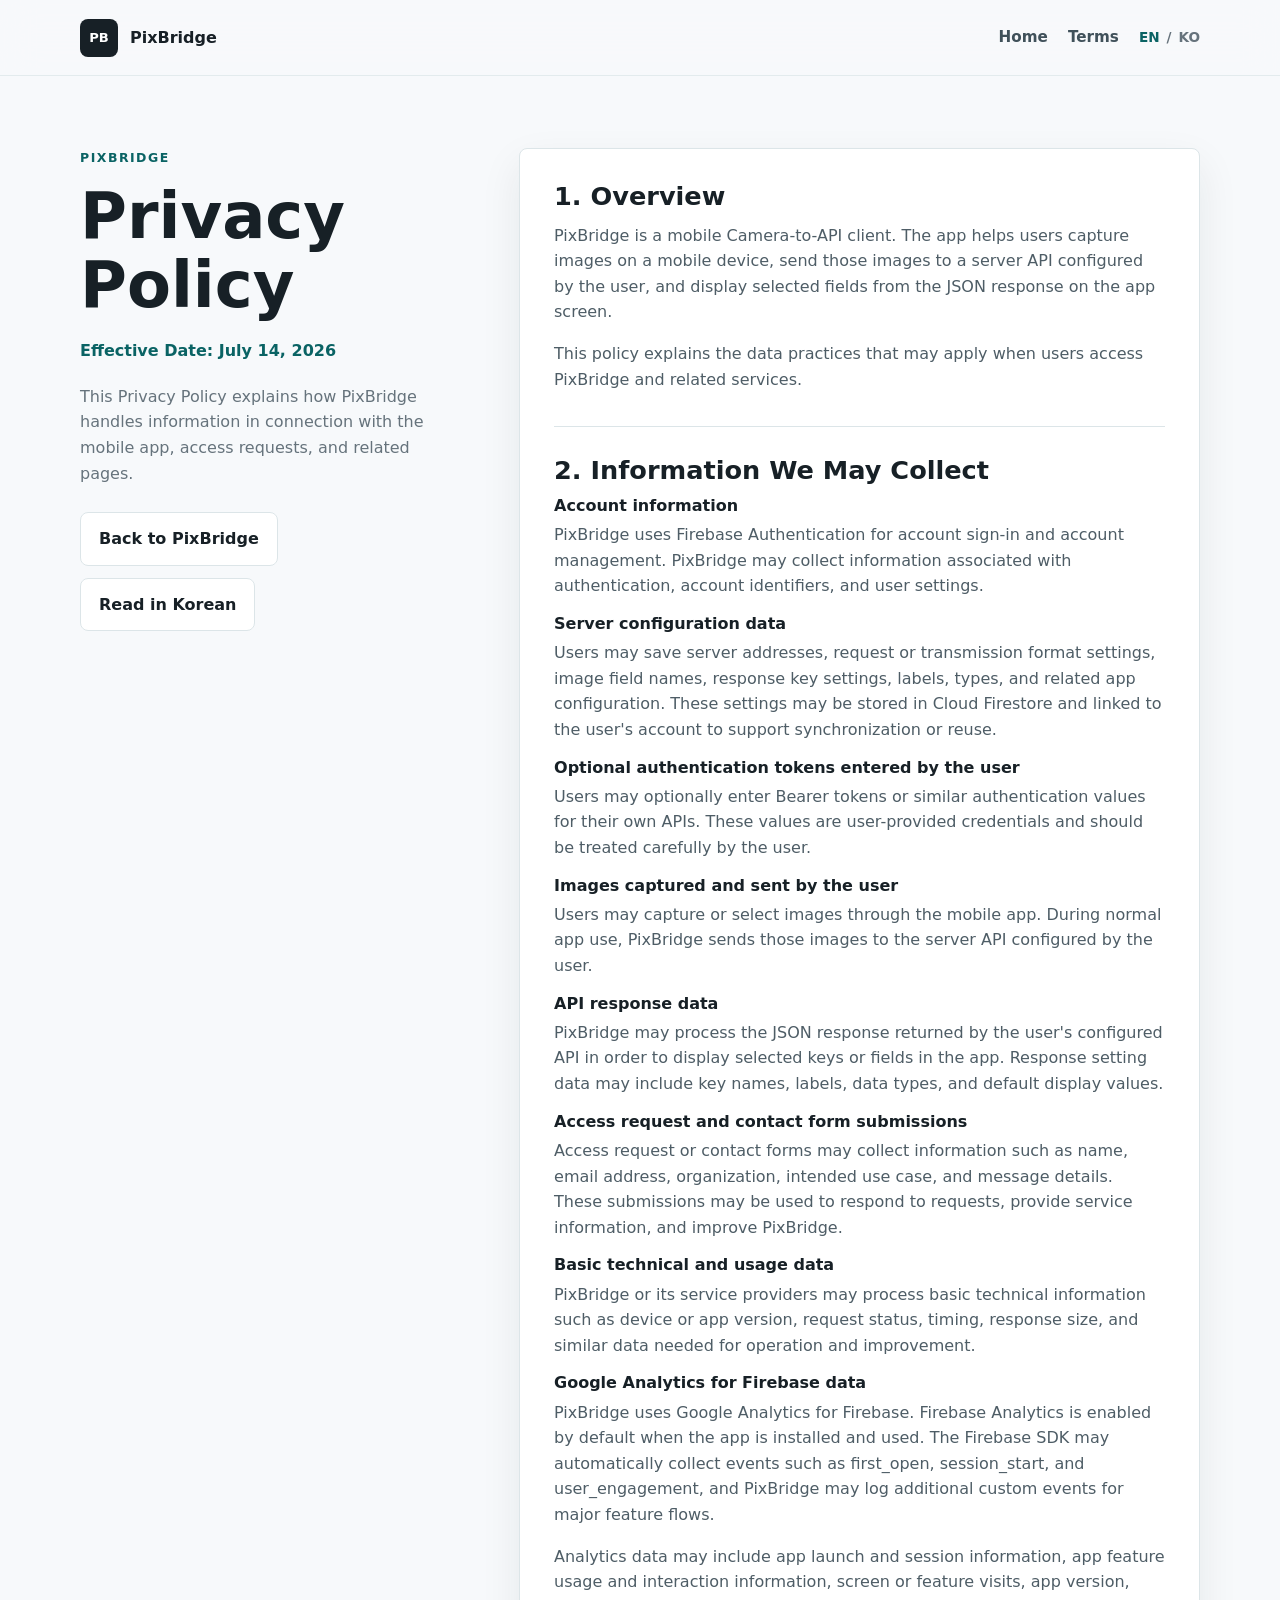
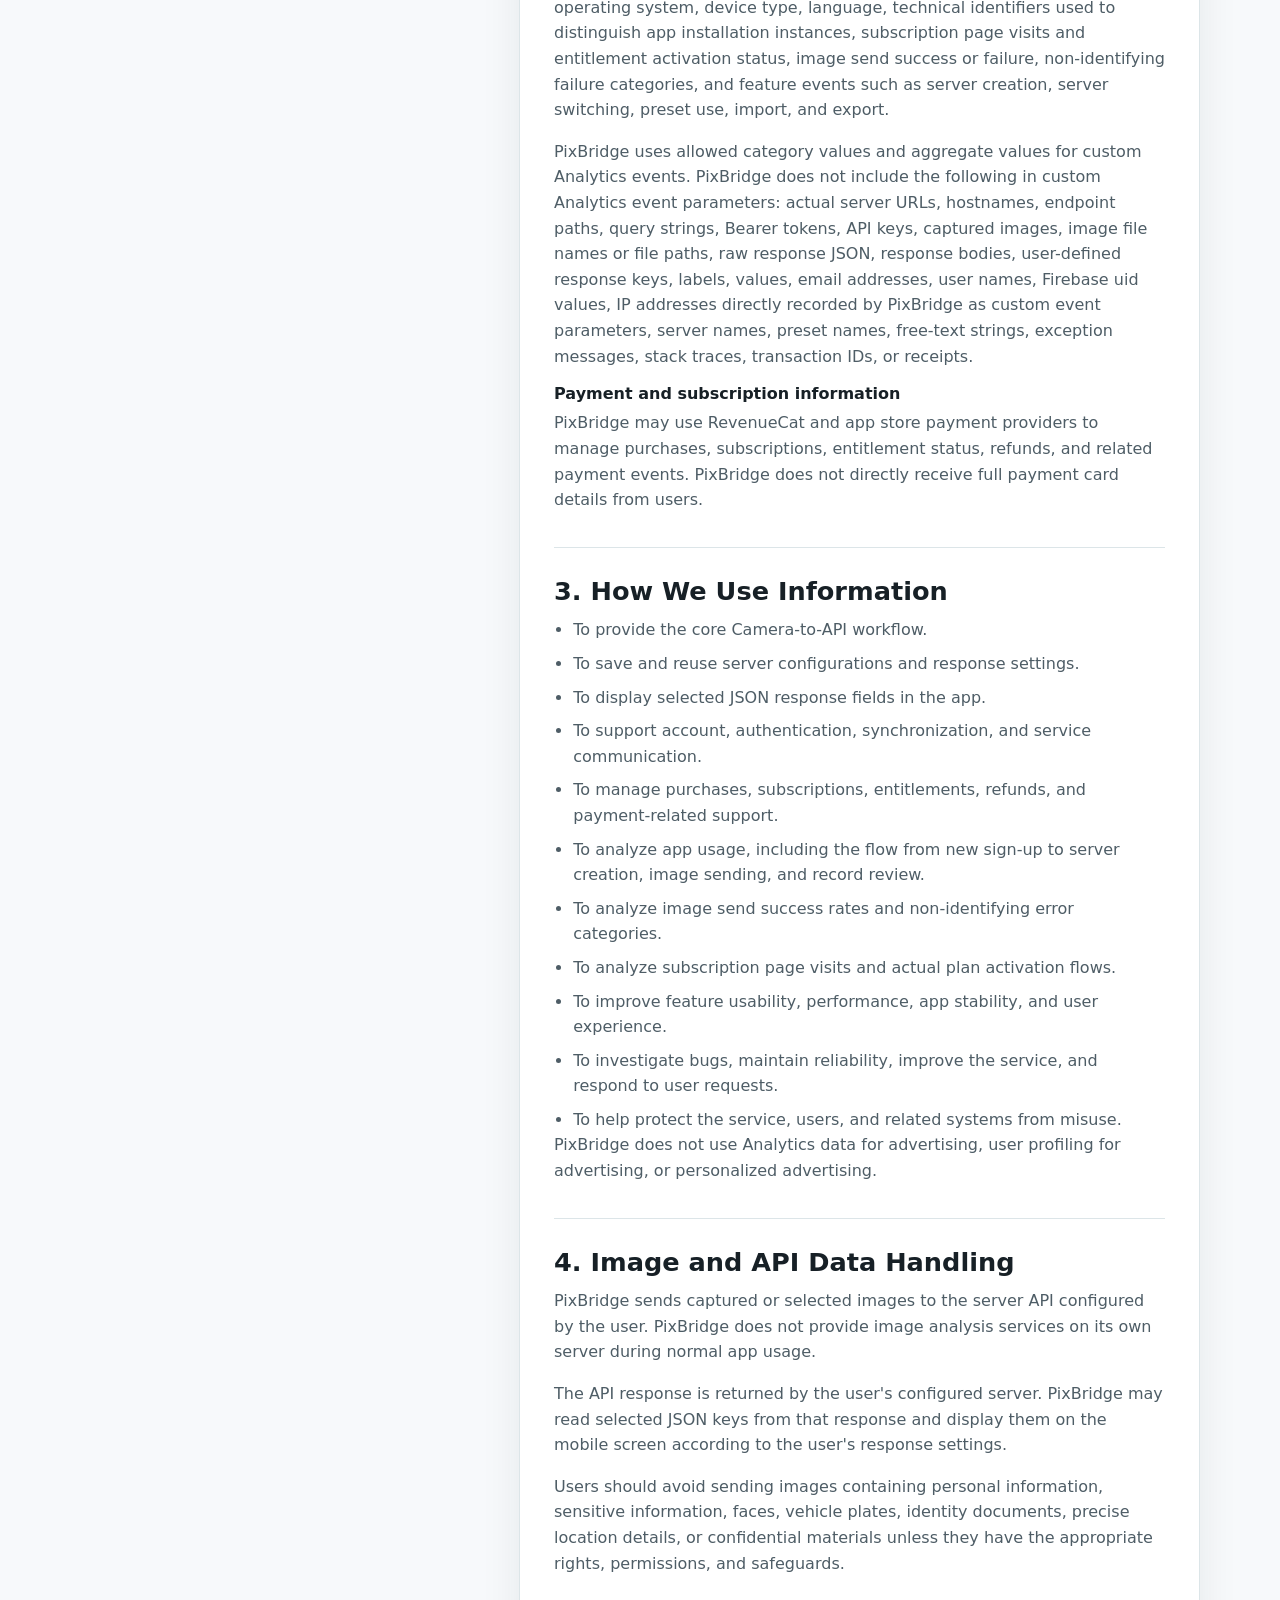
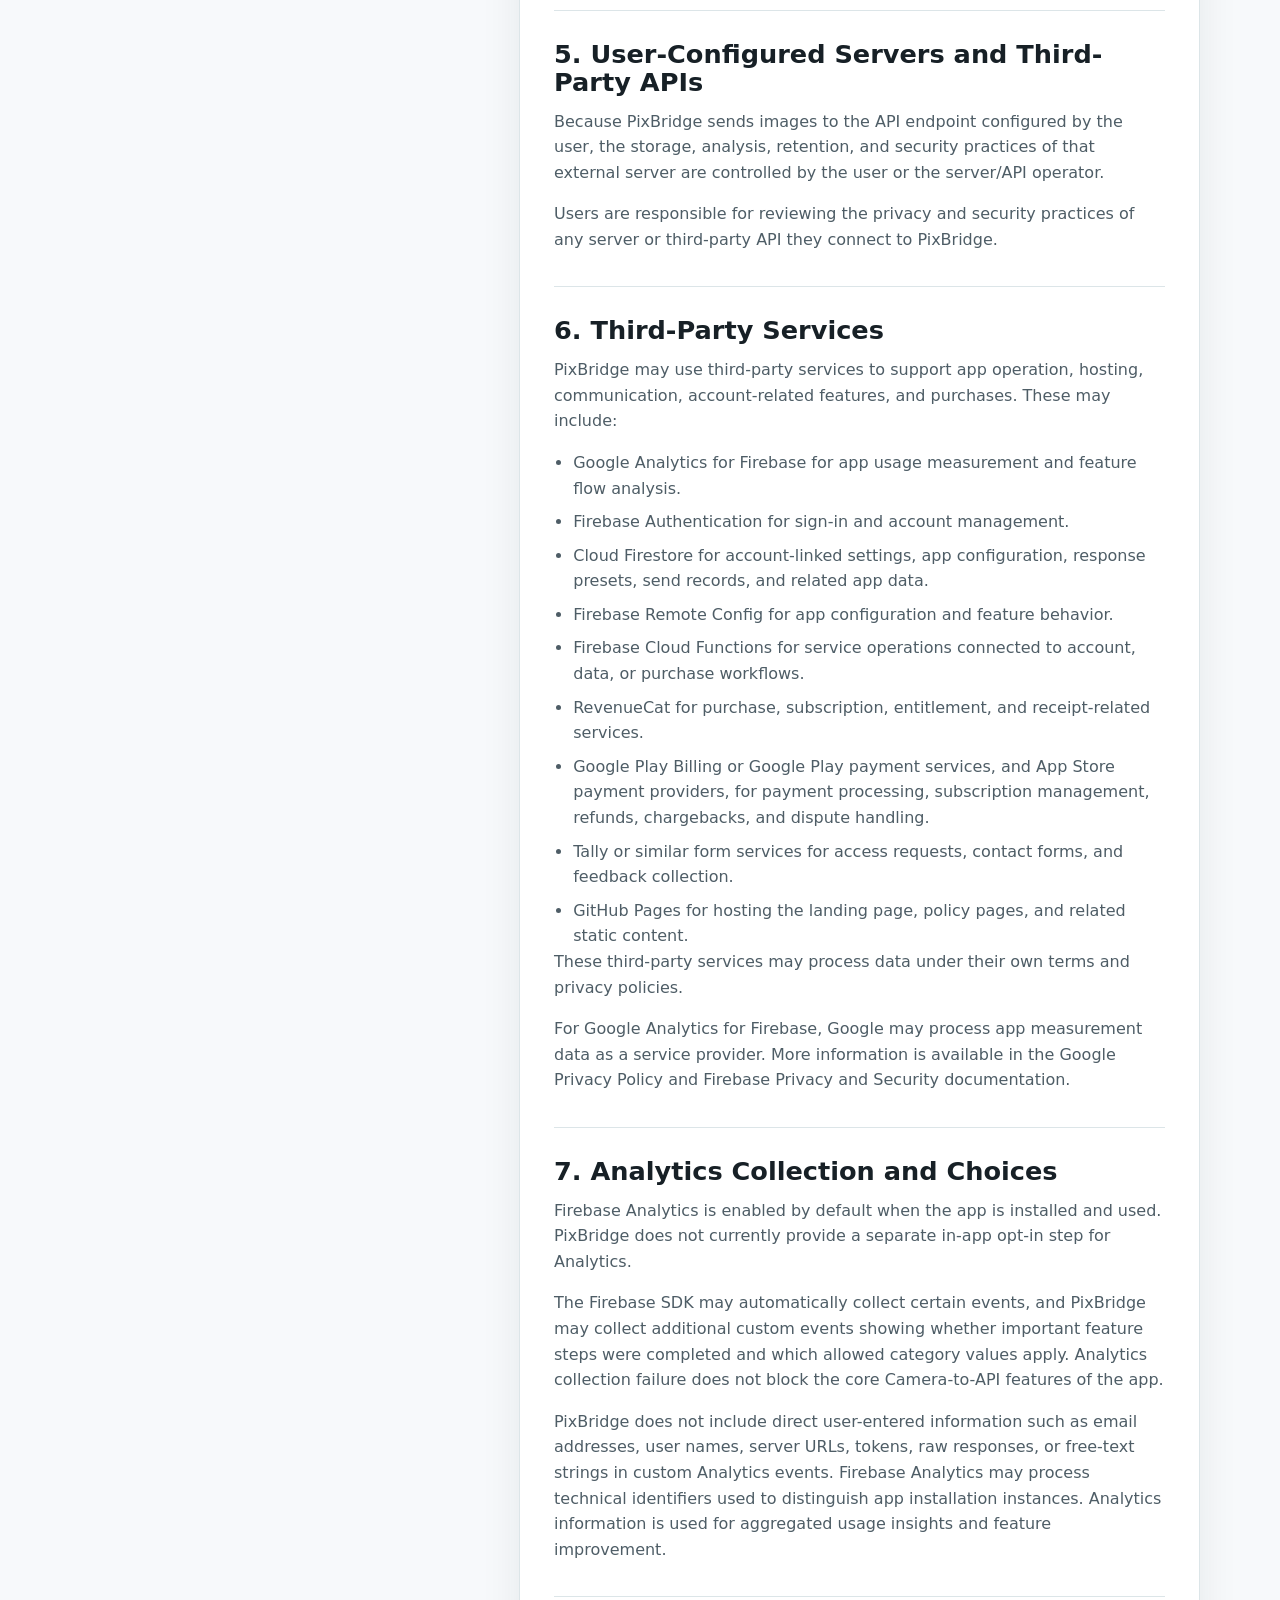
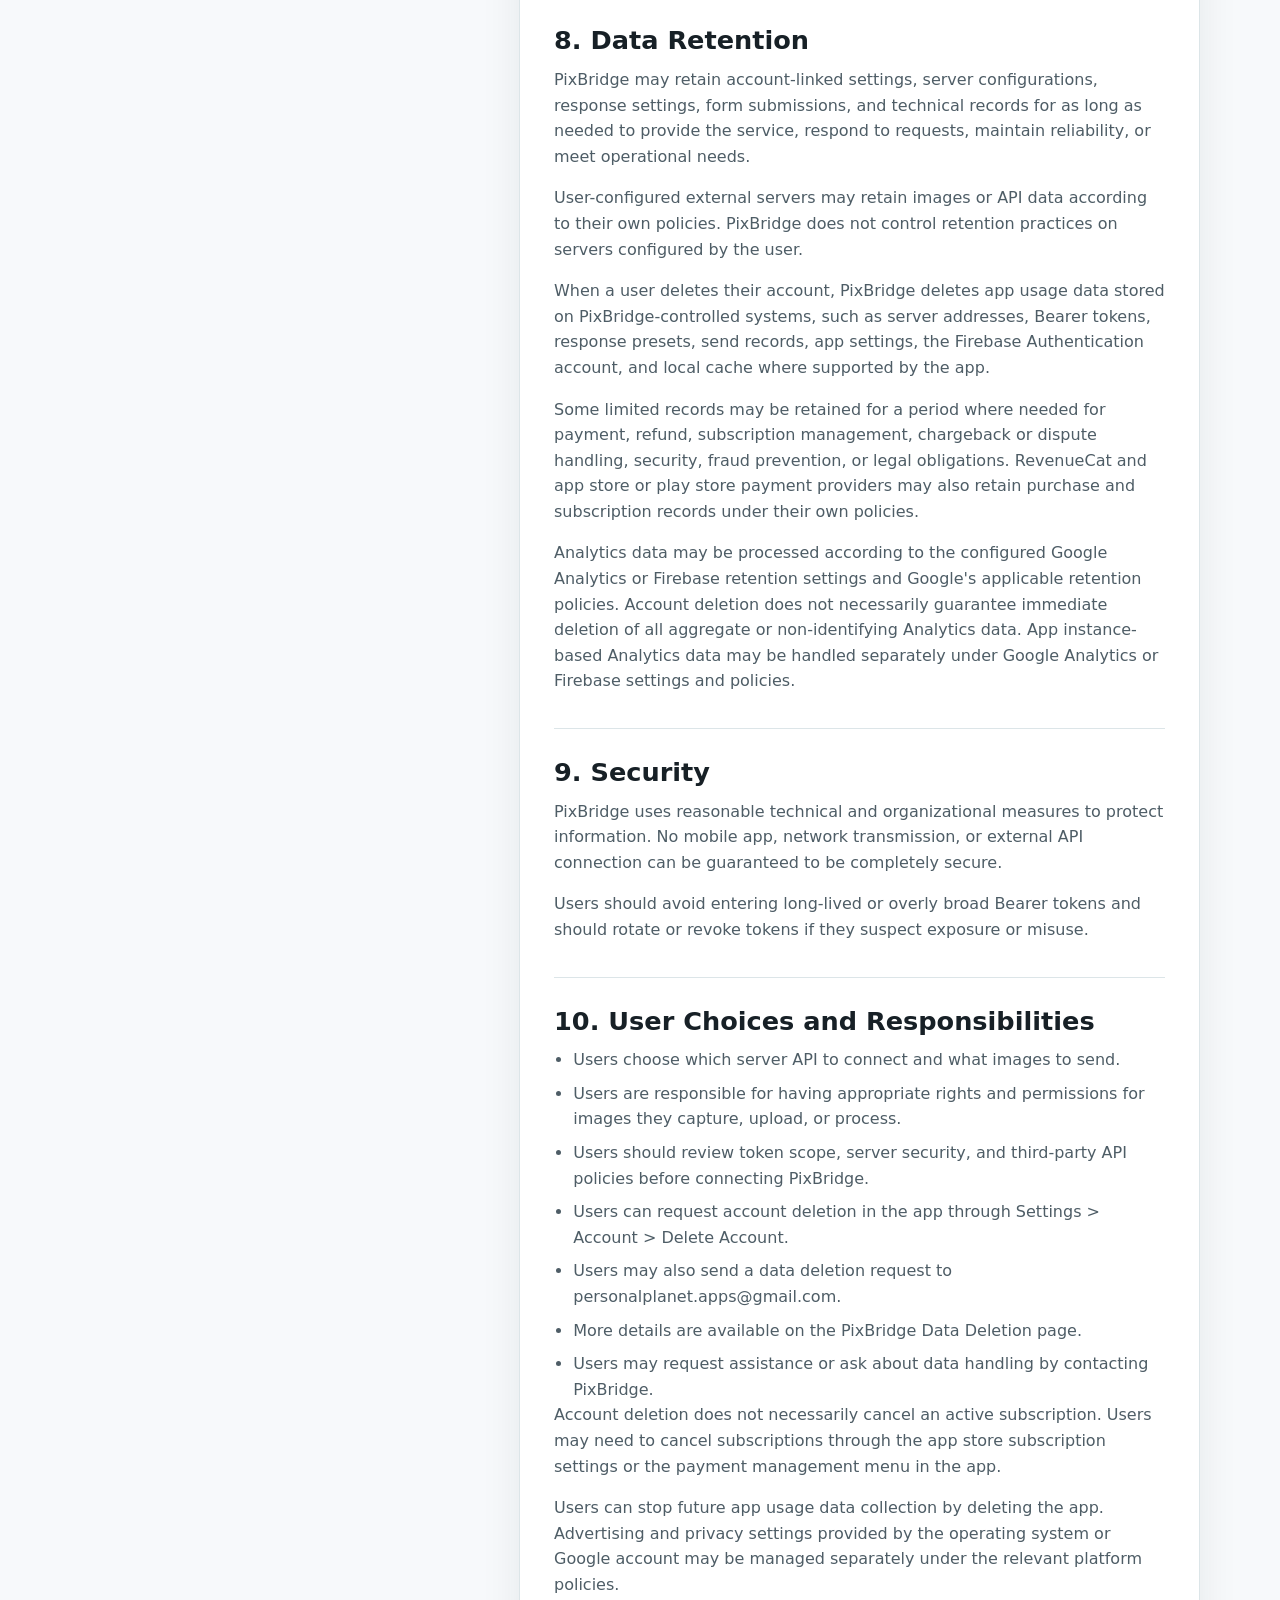
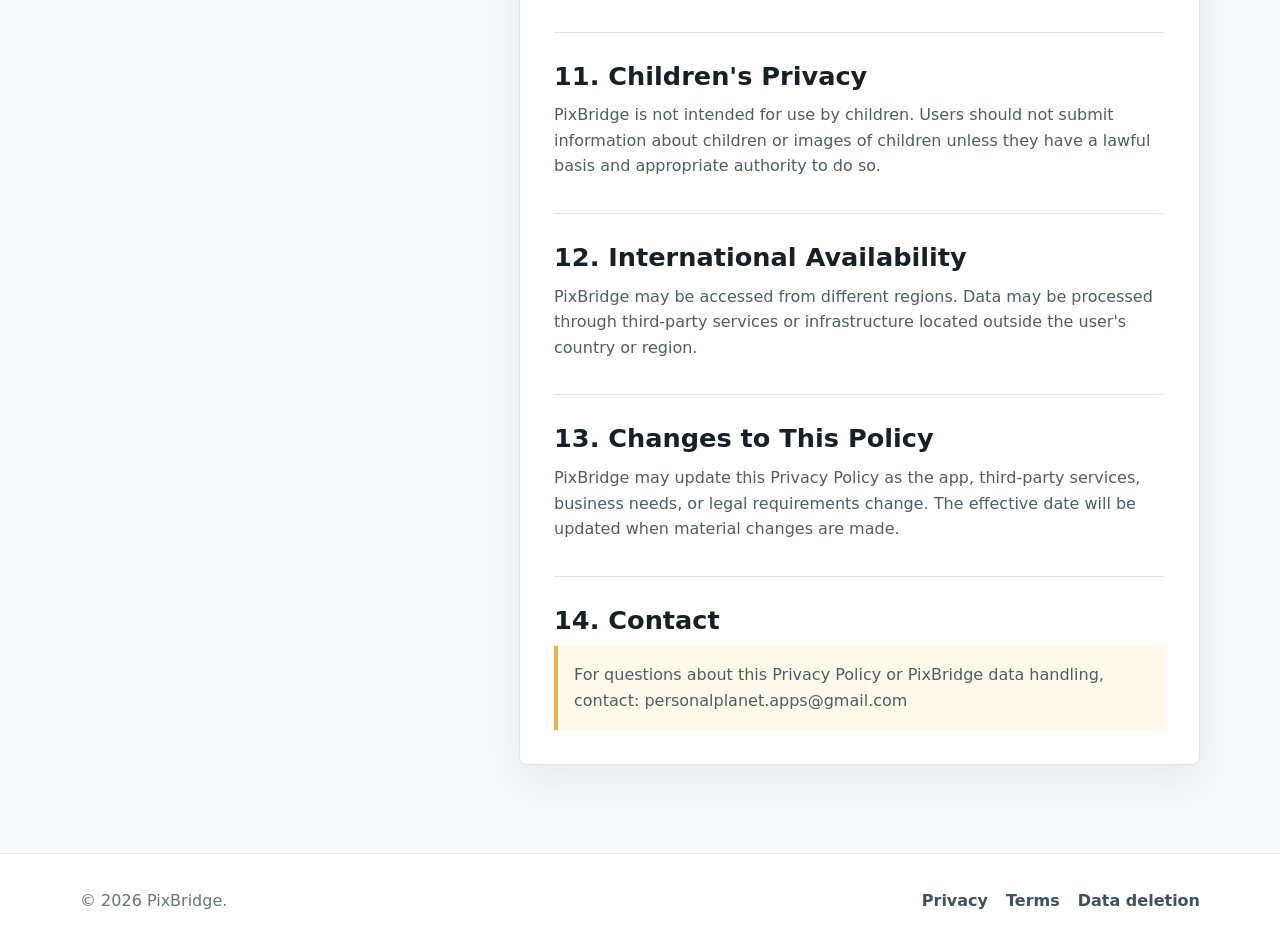
<file: privacy/index.html>
<!doctype html>
<html lang="en">
  <head>
    <meta charset="utf-8">
    <meta name="viewport" content="width=device-width, initial-scale=1">
    <title>Privacy Policy | PixBridge</title>
    <meta
      name="description"
      content="Privacy Policy for PixBridge, a Camera-to-API mobile app."
    >
    <link rel="canonical" href="https://pixbridge-app.github.io/landing/privacy/">
    <link rel="alternate" hreflang="en" href="https://pixbridge-app.github.io/landing/privacy/">
    <link rel="alternate" hreflang="ko" href="https://pixbridge-app.github.io/landing/ko/privacy/">
    <meta property="og:type" content="website">
    <meta property="og:site_name" content="PixBridge">
    <meta property="og:title" content="Privacy Policy | PixBridge">
    <meta
      property="og:description"
      content="How PixBridge may collect, use, and handle data for the Camera-to-API mobile app."
    >
    <meta property="og:url" content="https://pixbridge-app.github.io/landing/privacy/">
    <meta property="og:locale" content="en_US">
    <meta property="og:locale:alternate" content="ko_KR">
    <meta name="twitter:card" content="summary">
    <meta name="twitter:title" content="Privacy Policy | PixBridge">
    <meta
      name="twitter:description"
      content="Privacy Policy for PixBridge."
    >
    <link rel="stylesheet" href="../style.css">
  </head>
  <body>
    <header class="site-header">
      <a class="brand" href="../" aria-label="PixBridge home">
        <span class="brand-mark" aria-hidden="true">PB</span>
        <span>PixBridge</span>
      </a>
      <nav class="document-nav" aria-label="Document navigation">
        <a href="../">Home</a>
        <a href="../terms/">Terms</a>
        <span class="language-switch" aria-label="Language switch">
          <a aria-current="page" href="./">EN</a>
          <span aria-hidden="true">/</span>
          <a href="../ko/privacy/">KO</a>
        </span>
      </nav>
    </header>

    <main class="document-main">
      <div class="container document-layout">
        <aside class="document-hero">
          <p class="eyebrow">PixBridge</p>
          <h1>Privacy Policy</h1>
          <p class="document-meta">Effective Date: July 14, 2026</p>
          <p>
            This Privacy Policy explains how PixBridge handles information in connection with the mobile app, access requests, and related pages.
          </p>
          <div class="document-actions">
            <a class="button secondary" href="../">Back to PixBridge</a>
            <a class="button secondary" href="../ko/privacy/">Read in Korean</a>
          </div>
        </aside>

        <article class="document-card">
          <section>
            <h2>1. Overview</h2>
            <p>
              PixBridge is a mobile Camera-to-API client. The app helps users capture images on a mobile device, send those images to a server API configured by the user, and display selected fields from the JSON response on the app screen.
            </p>
            <p>
              This policy explains the data practices that may apply when users access PixBridge and related services.
            </p>
          </section>

          <section>
            <h2>2. Information We May Collect</h2>
            <h3>Account information</h3>
            <p>
              PixBridge uses Firebase Authentication for account sign-in and account management. PixBridge may collect information associated with authentication, account identifiers, and user settings.
            </p>
            <h3>Server configuration data</h3>
            <p>
              Users may save server addresses, request or transmission format settings, image field names, response key settings, labels, types, and related app configuration. These settings may be stored in Cloud Firestore and linked to the user's account to support synchronization or reuse.
            </p>
            <h3>Optional authentication tokens entered by the user</h3>
            <p>
              Users may optionally enter Bearer tokens or similar authentication values for their own APIs. These values are user-provided credentials and should be treated carefully by the user.
            </p>
            <h3>Images captured and sent by the user</h3>
            <p>
              Users may capture or select images through the mobile app. During normal app use, PixBridge sends those images to the server API configured by the user.
            </p>
            <h3>API response data</h3>
            <p>
              PixBridge may process the JSON response returned by the user's configured API in order to display selected keys or fields in the app. Response setting data may include key names, labels, data types, and default display values.
            </p>
            <h3>Access request and contact form submissions</h3>
            <p>
              Access request or contact forms may collect information such as name, email address, organization, intended use case, and message details. These submissions may be used to respond to requests, provide service information, and improve PixBridge.
            </p>
            <h3>Basic technical and usage data</h3>
            <p>
              PixBridge or its service providers may process basic technical information such as device or app version, request status, timing, response size, and similar data needed for operation and improvement.
            </p>
            <h3>Google Analytics for Firebase data</h3>
            <p>
              PixBridge uses Google Analytics for Firebase. Firebase Analytics is enabled by default when the app is installed and used. The Firebase SDK may automatically collect events such as first_open, session_start, and user_engagement, and PixBridge may log additional custom events for major feature flows.
            </p>
            <p>
              Analytics data may include app launch and session information, app feature usage and interaction information, screen or feature visits, app version, operating system, device type, language, technical identifiers used to distinguish app installation instances, subscription page visits and entitlement activation status, image send success or failure, non-identifying failure categories, and feature events such as server creation, server switching, preset use, import, and export.
            </p>
            <p>
              PixBridge uses allowed category values and aggregate values for custom Analytics events. PixBridge does not include the following in custom Analytics event parameters: actual server URLs, hostnames, endpoint paths, query strings, Bearer tokens, API keys, captured images, image file names or file paths, raw response JSON, response bodies, user-defined response keys, labels, values, email addresses, user names, Firebase uid values, IP addresses directly recorded by PixBridge as custom event parameters, server names, preset names, free-text strings, exception messages, stack traces, transaction IDs, or receipts.
            </p>
            <h3>Payment and subscription information</h3>
            <p>
              PixBridge may use RevenueCat and app store payment providers to manage purchases, subscriptions, entitlement status, refunds, and related payment events. PixBridge does not directly receive full payment card details from users.
            </p>
          </section>

          <section>
            <h2>3. How We Use Information</h2>
            <ul>
              <li>To provide the core Camera-to-API workflow.</li>
              <li>To save and reuse server configurations and response settings.</li>
              <li>To display selected JSON response fields in the app.</li>
              <li>To support account, authentication, synchronization, and service communication.</li>
              <li>To manage purchases, subscriptions, entitlements, refunds, and payment-related support.</li>
              <li>To analyze app usage, including the flow from new sign-up to server creation, image sending, and record review.</li>
              <li>To analyze image send success rates and non-identifying error categories.</li>
              <li>To analyze subscription page visits and actual plan activation flows.</li>
              <li>To improve feature usability, performance, app stability, and user experience.</li>
              <li>To investigate bugs, maintain reliability, improve the service, and respond to user requests.</li>
              <li>To help protect the service, users, and related systems from misuse.</li>
            </ul>
            <p>
              PixBridge does not use Analytics data for advertising, user profiling for advertising, or personalized advertising.
            </p>
          </section>

          <section>
            <h2>4. Image and API Data Handling</h2>
            <p>
              PixBridge sends captured or selected images to the server API configured by the user. PixBridge does not provide image analysis services on its own server during normal app usage.
            </p>
            <p>
              The API response is returned by the user's configured server. PixBridge may read selected JSON keys from that response and display them on the mobile screen according to the user's response settings.
            </p>
            <p>
              Users should avoid sending images containing personal information, sensitive information, faces, vehicle plates, identity documents, precise location details, or confidential materials unless they have the appropriate rights, permissions, and safeguards.
            </p>
          </section>

          <section>
            <h2>5. User-Configured Servers and Third-Party APIs</h2>
            <p>
              Because PixBridge sends images to the API endpoint configured by the user, the storage, analysis, retention, and security practices of that external server are controlled by the user or the server/API operator.
            </p>
            <p>
              Users are responsible for reviewing the privacy and security practices of any server or third-party API they connect to PixBridge.
            </p>
          </section>

          <section>
            <h2>6. Third-Party Services</h2>
            <p>
              PixBridge may use third-party services to support app operation, hosting, communication, account-related features, and purchases. These may include:
            </p>
            <ul>
              <li>Google Analytics for Firebase for app usage measurement and feature flow analysis.</li>
              <li>Firebase Authentication for sign-in and account management.</li>
              <li>Cloud Firestore for account-linked settings, app configuration, response presets, send records, and related app data.</li>
              <li>Firebase Remote Config for app configuration and feature behavior.</li>
              <li>Firebase Cloud Functions for service operations connected to account, data, or purchase workflows.</li>
              <li>RevenueCat for purchase, subscription, entitlement, and receipt-related services.</li>
              <li>Google Play Billing or Google Play payment services, and App Store payment providers, for payment processing, subscription management, refunds, chargebacks, and dispute handling.</li>
              <li>Tally or similar form services for access requests, contact forms, and feedback collection.</li>
              <li>GitHub Pages for hosting the landing page, policy pages, and related static content.</li>
            </ul>
            <p>
              These third-party services may process data under their own terms and privacy policies.
            </p>
            <p>
              For Google Analytics for Firebase, Google may process app measurement data as a service provider. More information is available in the <a href="https://policies.google.com/privacy" target="_blank" rel="noopener noreferrer">Google Privacy Policy</a> and <a href="https://firebase.google.com/support/privacy" target="_blank" rel="noopener noreferrer">Firebase Privacy and Security</a> documentation.
            </p>
          </section>

          <section>
            <h2>7. Analytics Collection and Choices</h2>
            <p>
              Firebase Analytics is enabled by default when the app is installed and used. PixBridge does not currently provide a separate in-app opt-in step for Analytics.
            </p>
            <p>
              The Firebase SDK may automatically collect certain events, and PixBridge may collect additional custom events showing whether important feature steps were completed and which allowed category values apply. Analytics collection failure does not block the core Camera-to-API features of the app.
            </p>
            <p>
              PixBridge does not include direct user-entered information such as email addresses, user names, server URLs, tokens, raw responses, or free-text strings in custom Analytics events. Firebase Analytics may process technical identifiers used to distinguish app installation instances. Analytics information is used for aggregated usage insights and feature improvement.
            </p>
          </section>

          <section>
            <h2>8. Data Retention</h2>
            <p>
              PixBridge may retain account-linked settings, server configurations, response settings, form submissions, and technical records for as long as needed to provide the service, respond to requests, maintain reliability, or meet operational needs.
            </p>
            <p>
              User-configured external servers may retain images or API data according to their own policies. PixBridge does not control retention practices on servers configured by the user.
            </p>
            <p>
              When a user deletes their account, PixBridge deletes app usage data stored on PixBridge-controlled systems, such as server addresses, Bearer tokens, response presets, send records, app settings, the Firebase Authentication account, and local cache where supported by the app.
            </p>
            <p>
              Some limited records may be retained for a period where needed for payment, refund, subscription management, chargeback or dispute handling, security, fraud prevention, or legal obligations. RevenueCat and app store or play store payment providers may also retain purchase and subscription records under their own policies.
            </p>
            <p>
              Analytics data may be processed according to the configured Google Analytics or Firebase retention settings and Google's applicable retention policies. Account deletion does not necessarily guarantee immediate deletion of all aggregate or non-identifying Analytics data. App instance-based Analytics data may be handled separately under Google Analytics or Firebase settings and policies.
            </p>
          </section>

          <section>
            <h2>9. Security</h2>
            <p>
              PixBridge uses reasonable technical and organizational measures to protect information. No mobile app, network transmission, or external API connection can be guaranteed to be completely secure.
            </p>
            <p>
              Users should avoid entering long-lived or overly broad Bearer tokens and should rotate or revoke tokens if they suspect exposure or misuse.
            </p>
          </section>

          <section>
            <h2>10. User Choices and Responsibilities</h2>
            <ul>
              <li>Users choose which server API to connect and what images to send.</li>
              <li>Users are responsible for having appropriate rights and permissions for images they capture, upload, or process.</li>
              <li>Users should review token scope, server security, and third-party API policies before connecting PixBridge.</li>
              <li>Users can request account deletion in the app through Settings &gt; Account &gt; Delete Account.</li>
              <li>Users may also send a data deletion request to <a href="mailto:personalplanet.apps@gmail.com?subject=PixBridge%20Data%20Deletion%20Request">personalplanet.apps@gmail.com</a>.</li>
              <li>More details are available on the <a href="../data-deletion/">PixBridge Data Deletion</a> page.</li>
              <li>Users may request assistance or ask about data handling by contacting PixBridge.</li>
            </ul>
            <p>
              Account deletion does not necessarily cancel an active subscription. Users may need to cancel subscriptions through the app store subscription settings or the payment management menu in the app.
            </p>
            <p>
              Users can stop future app usage data collection by deleting the app. Advertising and privacy settings provided by the operating system or Google account may be managed separately under the relevant platform policies.
            </p>
          </section>

          <section>
            <h2>11. Children's Privacy</h2>
            <p>
              PixBridge is not intended for use by children. Users should not submit information about children or images of children unless they have a lawful basis and appropriate authority to do so.
            </p>
          </section>

          <section>
            <h2>12. International Availability</h2>
            <p>
              PixBridge may be accessed from different regions. Data may be processed through third-party services or infrastructure located outside the user's country or region.
            </p>
          </section>

          <section>
            <h2>13. Changes to This Policy</h2>
            <p>
              PixBridge may update this Privacy Policy as the app, third-party services, business needs, or legal requirements change. The effective date will be updated when material changes are made.
            </p>
          </section>

          <section>
            <h2>14. Contact</h2>
            <div class="document-note">
              <p>
                For questions about this Privacy Policy or PixBridge data handling, contact:
                <a href="mailto:personalplanet.apps@gmail.com">personalplanet.apps@gmail.com</a>
              </p>
            </div>
          </section>
        </article>
      </div>
    </main>

    <footer class="site-footer">
      <div class="container footer-inner">
        <p>&copy; 2026 PixBridge.</p>
        <div>
          <a href="./">Privacy</a>
          <a href="../terms/">Terms</a>
          <a href="../data-deletion/">Data deletion</a>
        </div>
      </div>
    </footer>
  </body>
</html>
</file>
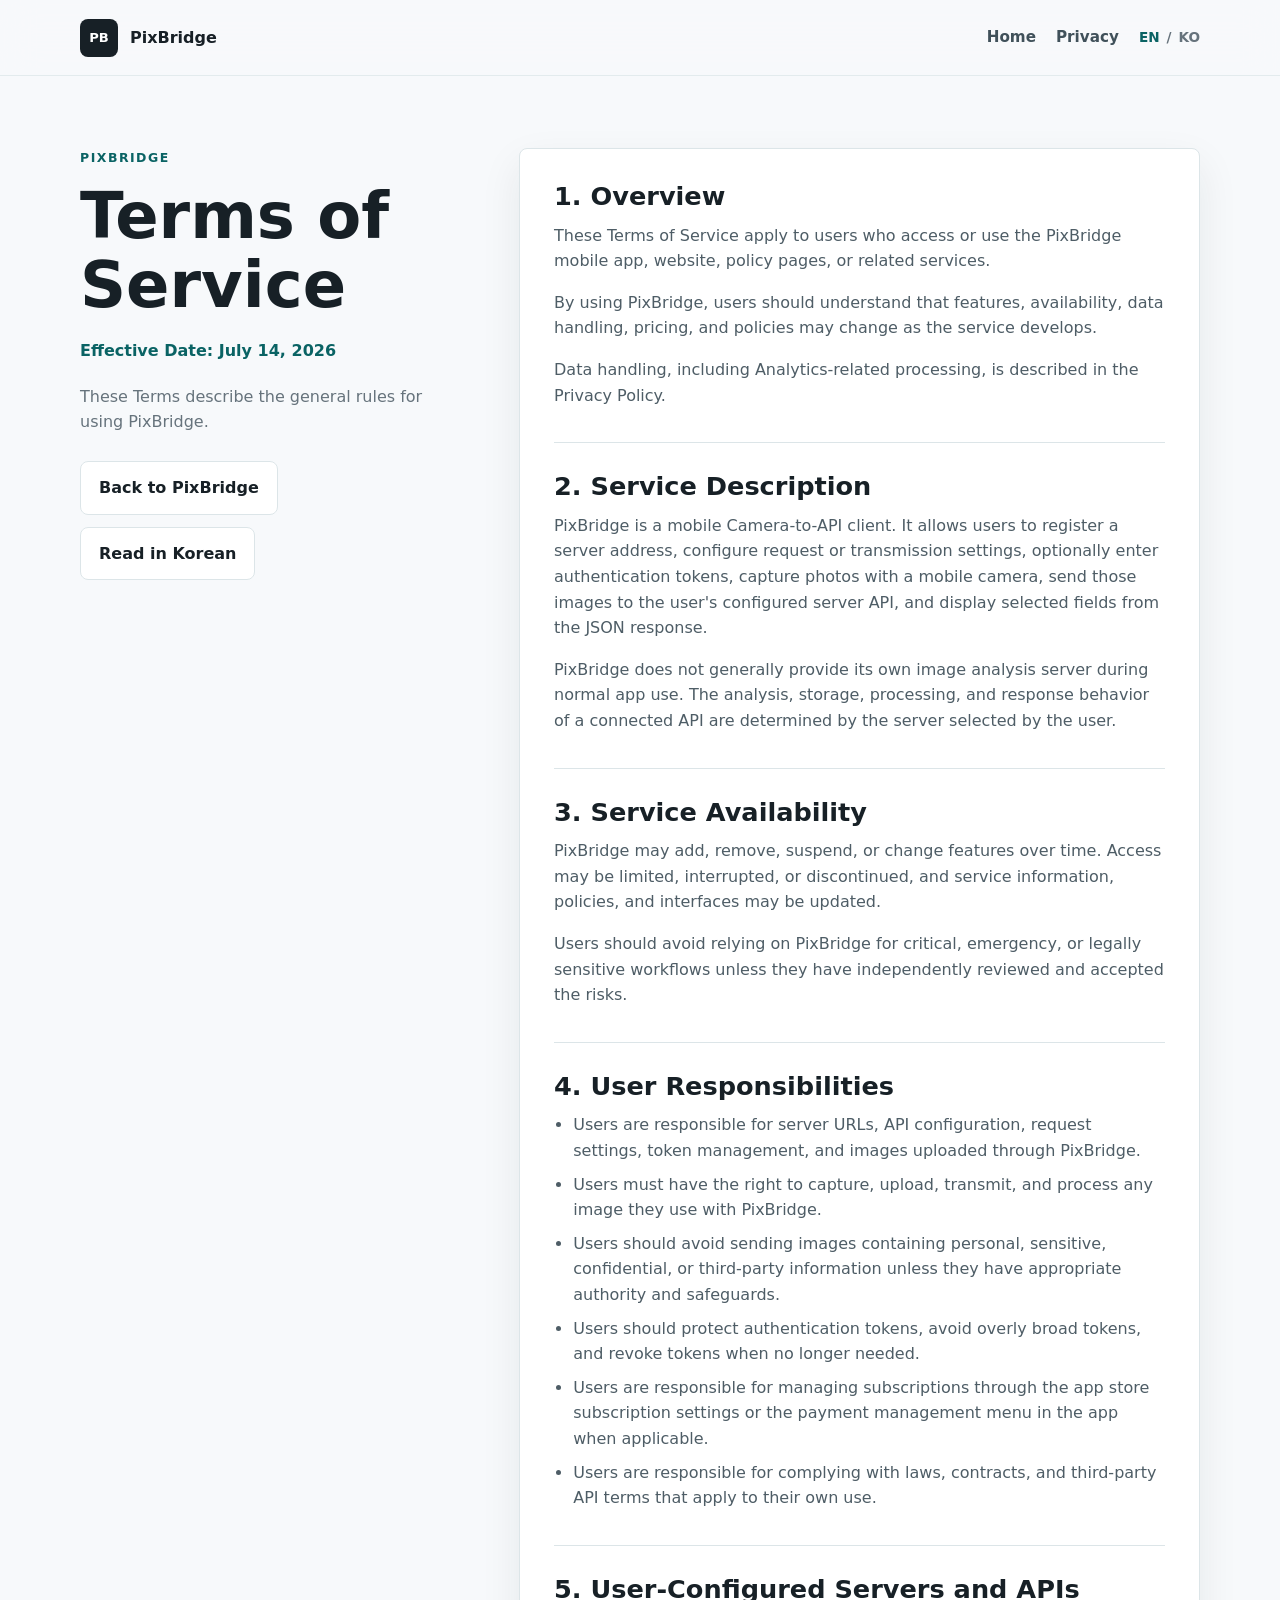
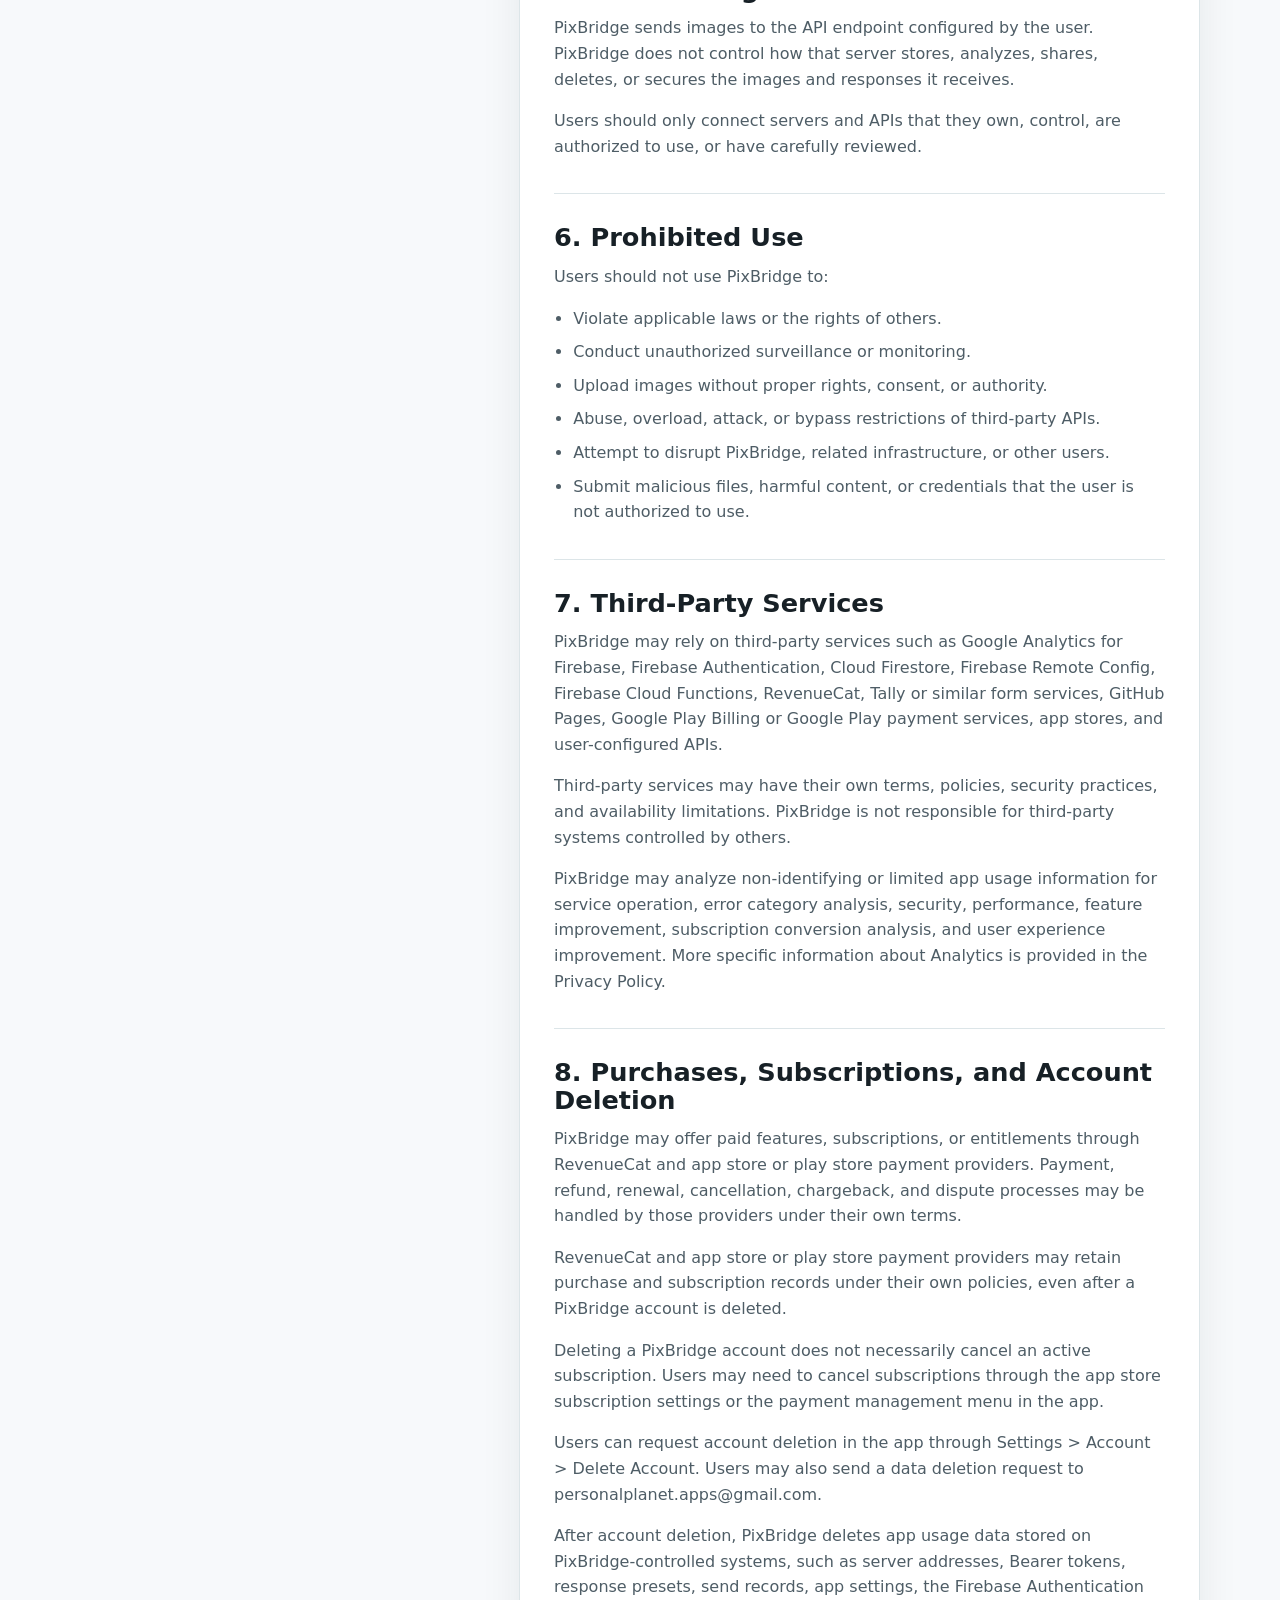
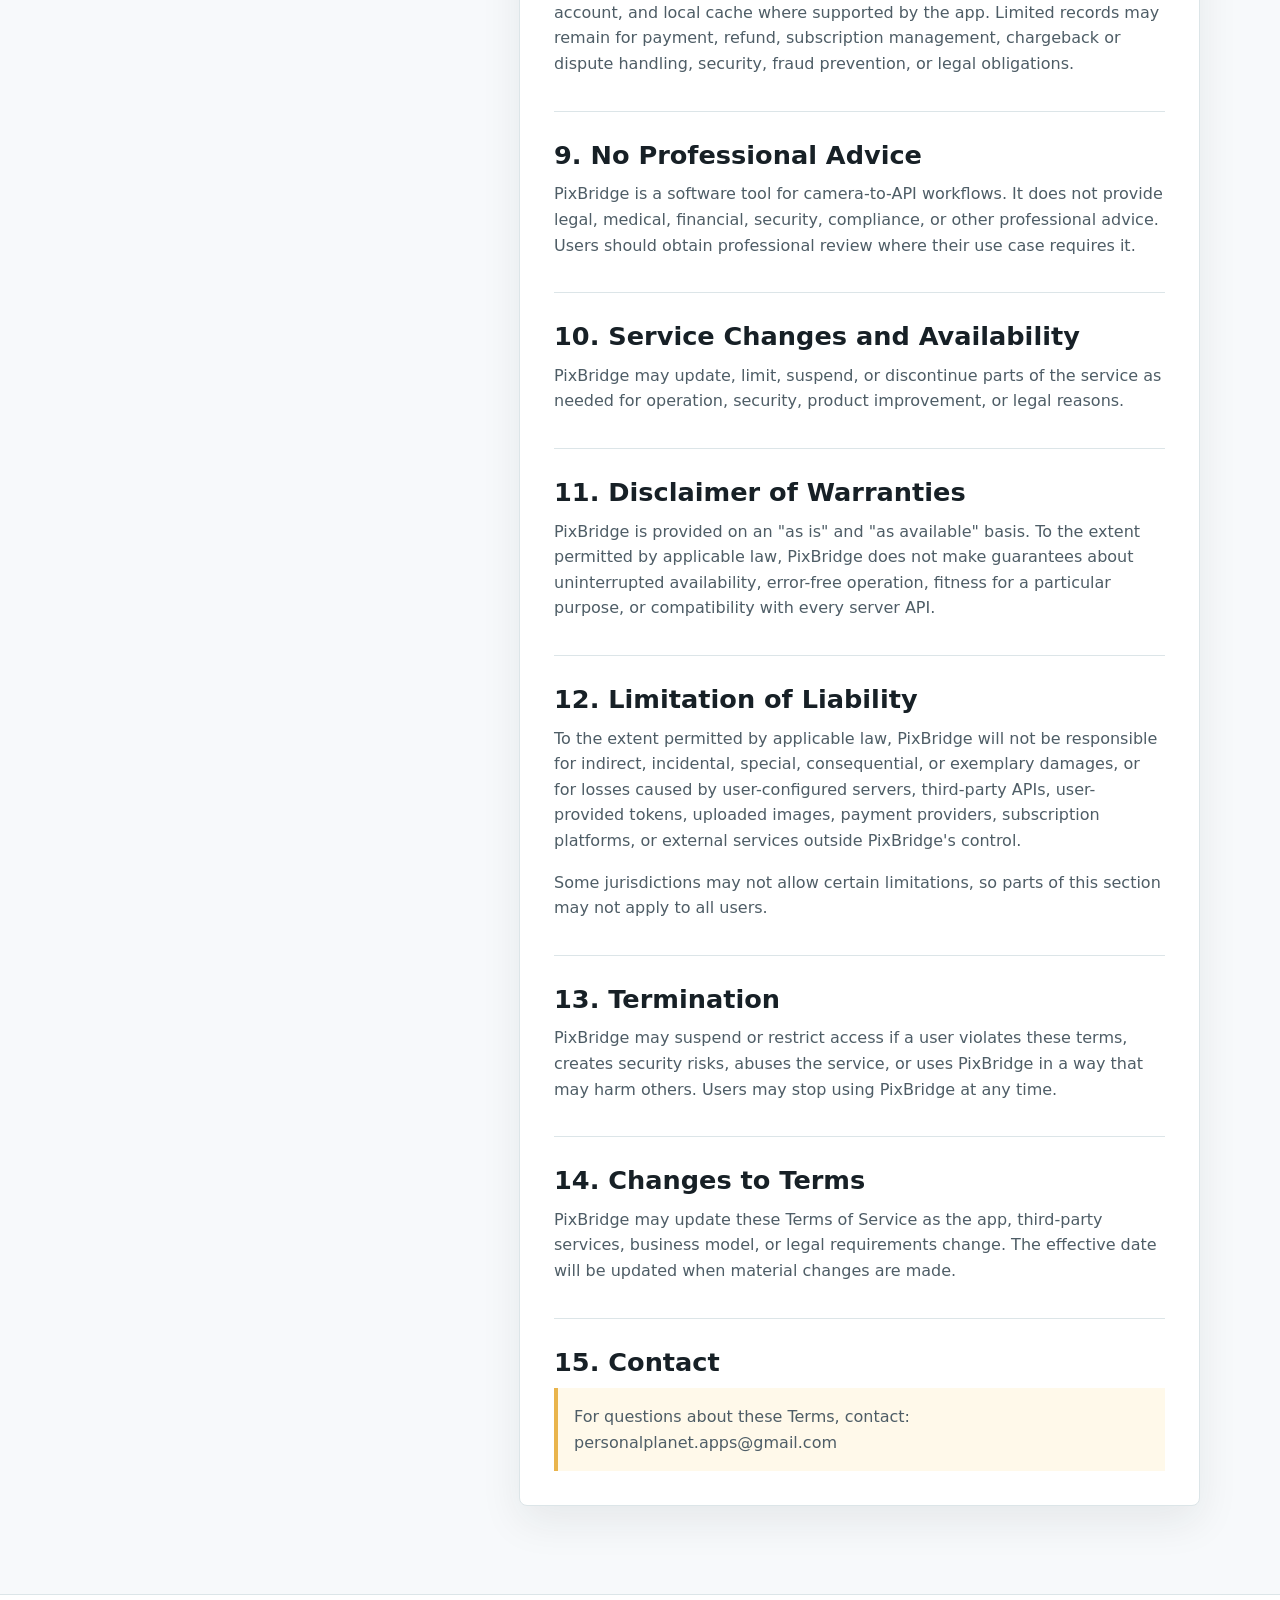
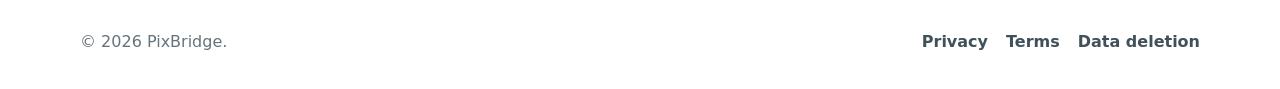
<file: terms/index.html>
<!doctype html>
<html lang="en">
  <head>
    <meta charset="utf-8">
    <meta name="viewport" content="width=device-width, initial-scale=1">
    <title>Terms of Service | PixBridge</title>
    <meta
      name="description"
      content="Terms of Service for PixBridge, a Camera-to-API mobile app."
    >
    <link rel="canonical" href="https://pixbridge-app.github.io/landing/terms/">
    <link rel="alternate" hreflang="en" href="https://pixbridge-app.github.io/landing/terms/">
    <link rel="alternate" hreflang="ko" href="https://pixbridge-app.github.io/landing/ko/terms/">
    <meta property="og:type" content="website">
    <meta property="og:site_name" content="PixBridge">
    <meta property="og:title" content="Terms of Service | PixBridge">
    <meta
      property="og:description"
      content="General terms for using PixBridge."
    >
    <meta property="og:url" content="https://pixbridge-app.github.io/landing/terms/">
    <meta property="og:locale" content="en_US">
    <meta property="og:locale:alternate" content="ko_KR">
    <meta name="twitter:card" content="summary">
    <meta name="twitter:title" content="Terms of Service | PixBridge">
    <meta
      name="twitter:description"
      content="Terms of Service for PixBridge."
    >
    <link rel="stylesheet" href="../style.css">
  </head>
  <body>
    <header class="site-header">
      <a class="brand" href="../" aria-label="PixBridge home">
        <span class="brand-mark" aria-hidden="true">PB</span>
        <span>PixBridge</span>
      </a>
      <nav class="document-nav" aria-label="Document navigation">
        <a href="../">Home</a>
        <a href="../privacy/">Privacy</a>
        <span class="language-switch" aria-label="Language switch">
          <a aria-current="page" href="./">EN</a>
          <span aria-hidden="true">/</span>
          <a href="../ko/terms/">KO</a>
        </span>
      </nav>
    </header>

    <main class="document-main">
      <div class="container document-layout">
        <aside class="document-hero">
          <p class="eyebrow">PixBridge</p>
          <h1>Terms of Service</h1>
          <p class="document-meta">Effective Date: July 14, 2026</p>
          <p>
            These Terms describe the general rules for using PixBridge.
          </p>
          <div class="document-actions">
            <a class="button secondary" href="../">Back to PixBridge</a>
            <a class="button secondary" href="../ko/terms/">Read in Korean</a>
          </div>
        </aside>

        <article class="document-card">
          <section>
            <h2>1. Overview</h2>
            <p>
              These Terms of Service apply to users who access or use the PixBridge mobile app, website, policy pages, or related services.
            </p>
            <p>
              By using PixBridge, users should understand that features, availability, data handling, pricing, and policies may change as the service develops.
            </p>
            <p>
              Data handling, including Analytics-related processing, is described in the <a href="../privacy/">Privacy Policy</a>.
            </p>
          </section>

          <section>
            <h2>2. Service Description</h2>
            <p>
              PixBridge is a mobile Camera-to-API client. It allows users to register a server address, configure request or transmission settings, optionally enter authentication tokens, capture photos with a mobile camera, send those images to the user's configured server API, and display selected fields from the JSON response.
            </p>
            <p>
              PixBridge does not generally provide its own image analysis server during normal app use. The analysis, storage, processing, and response behavior of a connected API are determined by the server selected by the user.
            </p>
          </section>

          <section>
            <h2>3. Service Availability</h2>
            <p>
              PixBridge may add, remove, suspend, or change features over time. Access may be limited, interrupted, or discontinued, and service information, policies, and interfaces may be updated.
            </p>
            <p>
              Users should avoid relying on PixBridge for critical, emergency, or legally sensitive workflows unless they have independently reviewed and accepted the risks.
            </p>
          </section>

          <section>
            <h2>4. User Responsibilities</h2>
            <ul>
              <li>Users are responsible for server URLs, API configuration, request settings, token management, and images uploaded through PixBridge.</li>
              <li>Users must have the right to capture, upload, transmit, and process any image they use with PixBridge.</li>
              <li>Users should avoid sending images containing personal, sensitive, confidential, or third-party information unless they have appropriate authority and safeguards.</li>
              <li>Users should protect authentication tokens, avoid overly broad tokens, and revoke tokens when no longer needed.</li>
              <li>Users are responsible for managing subscriptions through the app store subscription settings or the payment management menu in the app when applicable.</li>
              <li>Users are responsible for complying with laws, contracts, and third-party API terms that apply to their own use.</li>
            </ul>
          </section>

          <section>
            <h2>5. User-Configured Servers and APIs</h2>
            <p>
              PixBridge sends images to the API endpoint configured by the user. PixBridge does not control how that server stores, analyzes, shares, deletes, or secures the images and responses it receives.
            </p>
            <p>
              Users should only connect servers and APIs that they own, control, are authorized to use, or have carefully reviewed.
            </p>
          </section>

          <section>
            <h2>6. Prohibited Use</h2>
            <p>Users should not use PixBridge to:</p>
            <ul>
              <li>Violate applicable laws or the rights of others.</li>
              <li>Conduct unauthorized surveillance or monitoring.</li>
              <li>Upload images without proper rights, consent, or authority.</li>
              <li>Abuse, overload, attack, or bypass restrictions of third-party APIs.</li>
              <li>Attempt to disrupt PixBridge, related infrastructure, or other users.</li>
              <li>Submit malicious files, harmful content, or credentials that the user is not authorized to use.</li>
            </ul>
          </section>

          <section>
            <h2>7. Third-Party Services</h2>
            <p>
              PixBridge may rely on third-party services such as Google Analytics for Firebase, Firebase Authentication, Cloud Firestore, Firebase Remote Config, Firebase Cloud Functions, RevenueCat, Tally or similar form services, GitHub Pages, Google Play Billing or Google Play payment services, app stores, and user-configured APIs.
            </p>
            <p>
              Third-party services may have their own terms, policies, security practices, and availability limitations. PixBridge is not responsible for third-party systems controlled by others.
            </p>
            <p>
              PixBridge may analyze non-identifying or limited app usage information for service operation, error category analysis, security, performance, feature improvement, subscription conversion analysis, and user experience improvement. More specific information about Analytics is provided in the <a href="../privacy/">Privacy Policy</a>.
            </p>
          </section>

          <section>
            <h2>8. Purchases, Subscriptions, and Account Deletion</h2>
            <p>
              PixBridge may offer paid features, subscriptions, or entitlements through RevenueCat and app store or play store payment providers. Payment, refund, renewal, cancellation, chargeback, and dispute processes may be handled by those providers under their own terms.
            </p>
            <p>
              RevenueCat and app store or play store payment providers may retain purchase and subscription records under their own policies, even after a PixBridge account is deleted.
            </p>
            <p>
              Deleting a PixBridge account does not necessarily cancel an active subscription. Users may need to cancel subscriptions through the app store subscription settings or the payment management menu in the app.
            </p>
            <p>
              Users can request account deletion in the app through Settings &gt; Account &gt; Delete Account. Users may also send a data deletion request to <a href="mailto:personalplanet.apps@gmail.com?subject=PixBridge%20Data%20Deletion%20Request">personalplanet.apps@gmail.com</a>.
            </p>
            <p>
              After account deletion, PixBridge deletes app usage data stored on PixBridge-controlled systems, such as server addresses, Bearer tokens, response presets, send records, app settings, the Firebase Authentication account, and local cache where supported by the app. Limited records may remain for payment, refund, subscription management, chargeback or dispute handling, security, fraud prevention, or legal obligations.
            </p>
          </section>

          <section>
            <h2>9. No Professional Advice</h2>
            <p>
              PixBridge is a software tool for camera-to-API workflows. It does not provide legal, medical, financial, security, compliance, or other professional advice. Users should obtain professional review where their use case requires it.
            </p>
          </section>

          <section>
            <h2>10. Service Changes and Availability</h2>
            <p>
              PixBridge may update, limit, suspend, or discontinue parts of the service as needed for operation, security, product improvement, or legal reasons.
            </p>
          </section>

          <section>
            <h2>11. Disclaimer of Warranties</h2>
            <p>
              PixBridge is provided on an "as is" and "as available" basis. To the extent permitted by applicable law, PixBridge does not make guarantees about uninterrupted availability, error-free operation, fitness for a particular purpose, or compatibility with every server API.
            </p>
          </section>

          <section>
            <h2>12. Limitation of Liability</h2>
            <p>
              To the extent permitted by applicable law, PixBridge will not be responsible for indirect, incidental, special, consequential, or exemplary damages, or for losses caused by user-configured servers, third-party APIs, user-provided tokens, uploaded images, payment providers, subscription platforms, or external services outside PixBridge's control.
            </p>
            <p>
              Some jurisdictions may not allow certain limitations, so parts of this section may not apply to all users.
            </p>
          </section>

          <section>
            <h2>13. Termination</h2>
            <p>
              PixBridge may suspend or restrict access if a user violates these terms, creates security risks, abuses the service, or uses PixBridge in a way that may harm others. Users may stop using PixBridge at any time.
            </p>
          </section>

          <section>
            <h2>14. Changes to Terms</h2>
            <p>
              PixBridge may update these Terms of Service as the app, third-party services, business model, or legal requirements change. The effective date will be updated when material changes are made.
            </p>
          </section>

          <section>
            <h2>15. Contact</h2>
            <div class="document-note">
              <p>
                For questions about these Terms, contact:
                <a href="mailto:personalplanet.apps@gmail.com">personalplanet.apps@gmail.com</a>
              </p>
            </div>
          </section>
        </article>
      </div>
    </main>

    <footer class="site-footer">
      <div class="container footer-inner">
        <p>&copy; 2026 PixBridge.</p>
        <div>
          <a href="../privacy/">Privacy</a>
          <a href="./">Terms</a>
          <a href="../data-deletion/">Data deletion</a>
        </div>
      </div>
    </footer>
  </body>
</html>
</file>
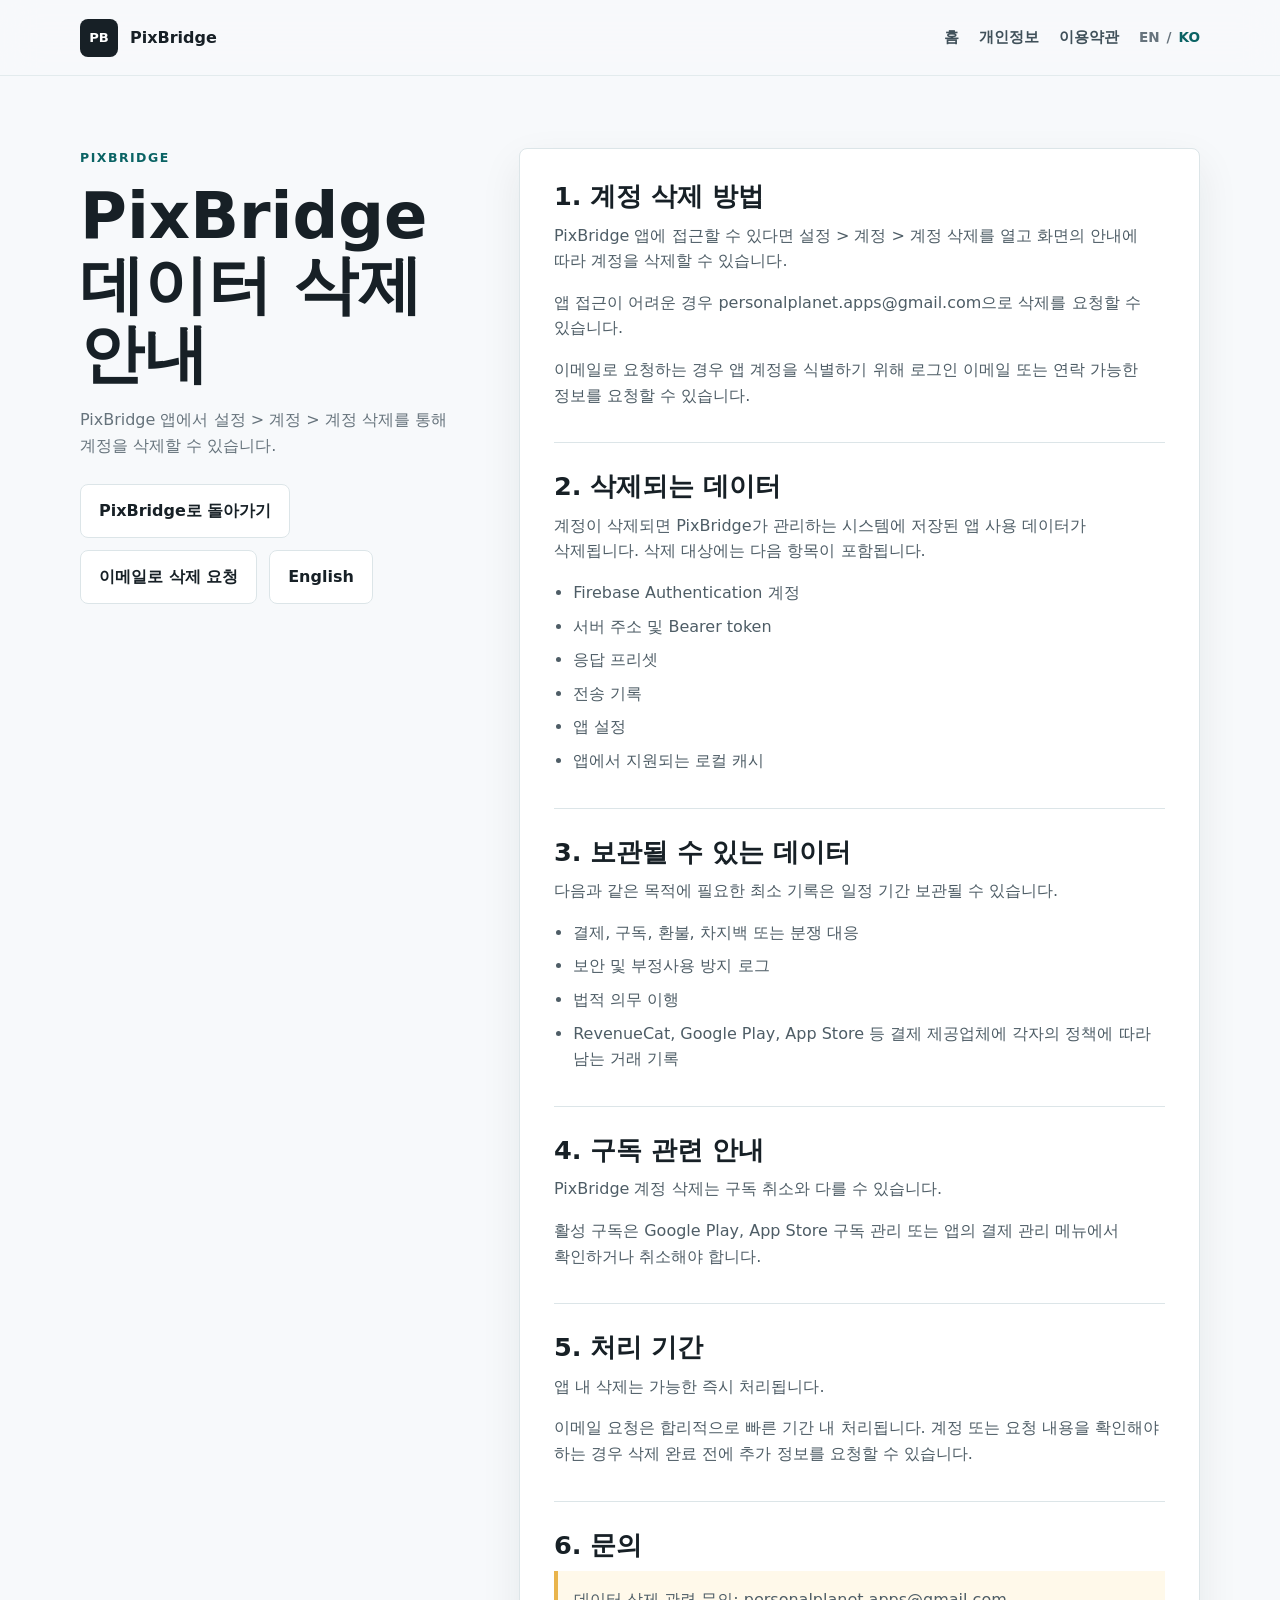
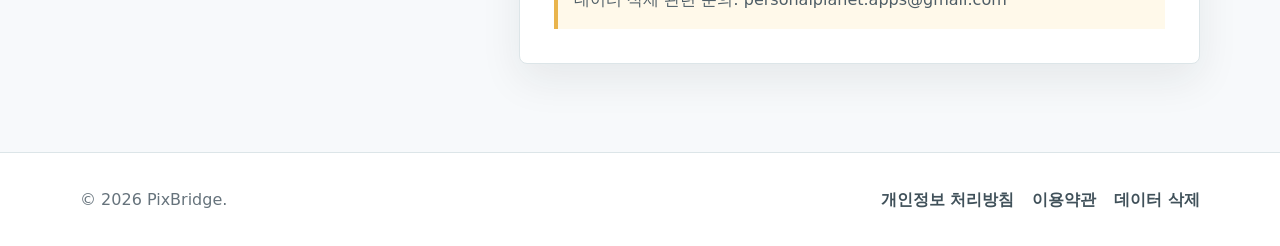
<file: ko/data-deletion/index.html>
<!doctype html>
<html lang="ko">
  <head>
    <meta charset="utf-8">
    <meta name="viewport" content="width=device-width, initial-scale=1">
    <title>PixBridge 데이터 삭제 안내</title>
    <meta
      name="description"
      content="PixBridge 계정 삭제 및 앱 데이터 삭제 요청 방법을 안내합니다."
    >
    <link rel="canonical" href="https://pixbridge-app.github.io/landing/ko/data-deletion/">
    <link rel="alternate" hreflang="en" href="https://pixbridge-app.github.io/landing/data-deletion/">
    <link rel="alternate" hreflang="ko" href="https://pixbridge-app.github.io/landing/ko/data-deletion/">
    <meta property="og:type" content="website">
    <meta property="og:site_name" content="PixBridge">
    <meta property="og:title" content="PixBridge 데이터 삭제 안내">
    <meta
      property="og:description"
      content="PixBridge 계정 삭제 및 앱 데이터 삭제 요청 방법을 안내합니다."
    >
    <meta property="og:url" content="https://pixbridge-app.github.io/landing/ko/data-deletion/">
    <meta property="og:locale" content="ko_KR">
    <meta property="og:locale:alternate" content="en_US">
    <meta name="twitter:card" content="summary">
    <meta name="twitter:title" content="PixBridge 데이터 삭제 안내">
    <meta
      name="twitter:description"
      content="PixBridge 계정 삭제 및 앱 데이터 삭제 요청 방법을 안내합니다."
    >
    <link rel="stylesheet" href="../../style.css">
  </head>
  <body>
    <header class="site-header">
      <a class="brand" href="../" aria-label="PixBridge 홈">
        <span class="brand-mark" aria-hidden="true">PB</span>
        <span>PixBridge</span>
      </a>
      <nav class="document-nav" aria-label="문서 내비게이션">
        <a href="../">홈</a>
        <a href="../privacy/">개인정보</a>
        <a href="../terms/">이용약관</a>
        <span class="language-switch" aria-label="언어 전환">
          <a href="../../data-deletion/">EN</a>
          <span aria-hidden="true">/</span>
          <a aria-current="page" href="./">KO</a>
        </span>
      </nav>
    </header>

    <main class="document-main">
      <div class="container document-layout">
        <aside class="document-hero">
          <p class="eyebrow">PixBridge</p>
          <h1>PixBridge 데이터 삭제 안내</h1>
          <p>
            PixBridge 앱에서 설정 &gt; 계정 &gt; 계정 삭제를 통해 계정을 삭제할 수 있습니다.
          </p>
          <div class="document-actions">
            <a class="button secondary" href="../">PixBridge로 돌아가기</a>
            <a class="button secondary" href="mailto:personalplanet.apps@gmail.com?subject=PixBridge%20Data%20Deletion%20Request">이메일로 삭제 요청</a>
            <a class="button secondary" href="../../data-deletion/">English</a>
          </div>
        </aside>

        <article class="document-card">
          <section>
            <h2>1. 계정 삭제 방법</h2>
            <p>
              PixBridge 앱에 접근할 수 있다면 설정 &gt; 계정 &gt; 계정 삭제를 열고 화면의 안내에 따라 계정을 삭제할 수 있습니다.
            </p>
            <p>
              앱 접근이 어려운 경우 <a href="mailto:personalplanet.apps@gmail.com?subject=PixBridge%20Data%20Deletion%20Request">personalplanet.apps@gmail.com</a>으로 삭제를 요청할 수 있습니다.
            </p>
            <p>
              이메일로 요청하는 경우 앱 계정을 식별하기 위해 로그인 이메일 또는 연락 가능한 정보를 요청할 수 있습니다.
            </p>
          </section>

          <section>
            <h2>2. 삭제되는 데이터</h2>
            <p>계정이 삭제되면 PixBridge가 관리하는 시스템에 저장된 앱 사용 데이터가 삭제됩니다. 삭제 대상에는 다음 항목이 포함됩니다.</p>
            <ul>
              <li>Firebase Authentication 계정</li>
              <li>서버 주소 및 Bearer token</li>
              <li>응답 프리셋</li>
              <li>전송 기록</li>
              <li>앱 설정</li>
              <li>앱에서 지원되는 로컬 캐시</li>
            </ul>
          </section>

          <section>
            <h2>3. 보관될 수 있는 데이터</h2>
            <p>다음과 같은 목적에 필요한 최소 기록은 일정 기간 보관될 수 있습니다.</p>
            <ul>
              <li>결제, 구독, 환불, 차지백 또는 분쟁 대응</li>
              <li>보안 및 부정사용 방지 로그</li>
              <li>법적 의무 이행</li>
              <li>RevenueCat, Google Play, App Store 등 결제 제공업체에 각자의 정책에 따라 남는 거래 기록</li>
            </ul>
          </section>

          <section>
            <h2>4. 구독 관련 안내</h2>
            <p>
              PixBridge 계정 삭제는 구독 취소와 다를 수 있습니다.
            </p>
            <p>
              활성 구독은 Google Play, App Store 구독 관리 또는 앱의 결제 관리 메뉴에서 확인하거나 취소해야 합니다.
            </p>
          </section>

          <section>
            <h2>5. 처리 기간</h2>
            <p>
              앱 내 삭제는 가능한 즉시 처리됩니다.
            </p>
            <p>
              이메일 요청은 합리적으로 빠른 기간 내 처리됩니다. 계정 또는 요청 내용을 확인해야 하는 경우 삭제 완료 전에 추가 정보를 요청할 수 있습니다.
            </p>
          </section>

          <section>
            <h2>6. 문의</h2>
            <div class="document-note">
              <p>
                데이터 삭제 관련 문의:
                <a href="mailto:personalplanet.apps@gmail.com">personalplanet.apps@gmail.com</a>
              </p>
            </div>
          </section>
        </article>
      </div>
    </main>

    <footer class="site-footer">
      <div class="container footer-inner">
        <p>&copy; 2026 PixBridge.</p>
        <div>
          <a href="../privacy/">개인정보 처리방침</a>
          <a href="../terms/">이용약관</a>
          <a href="./">데이터 삭제</a>
        </div>
      </div>
    </footer>
  </body>
</html>
</file>
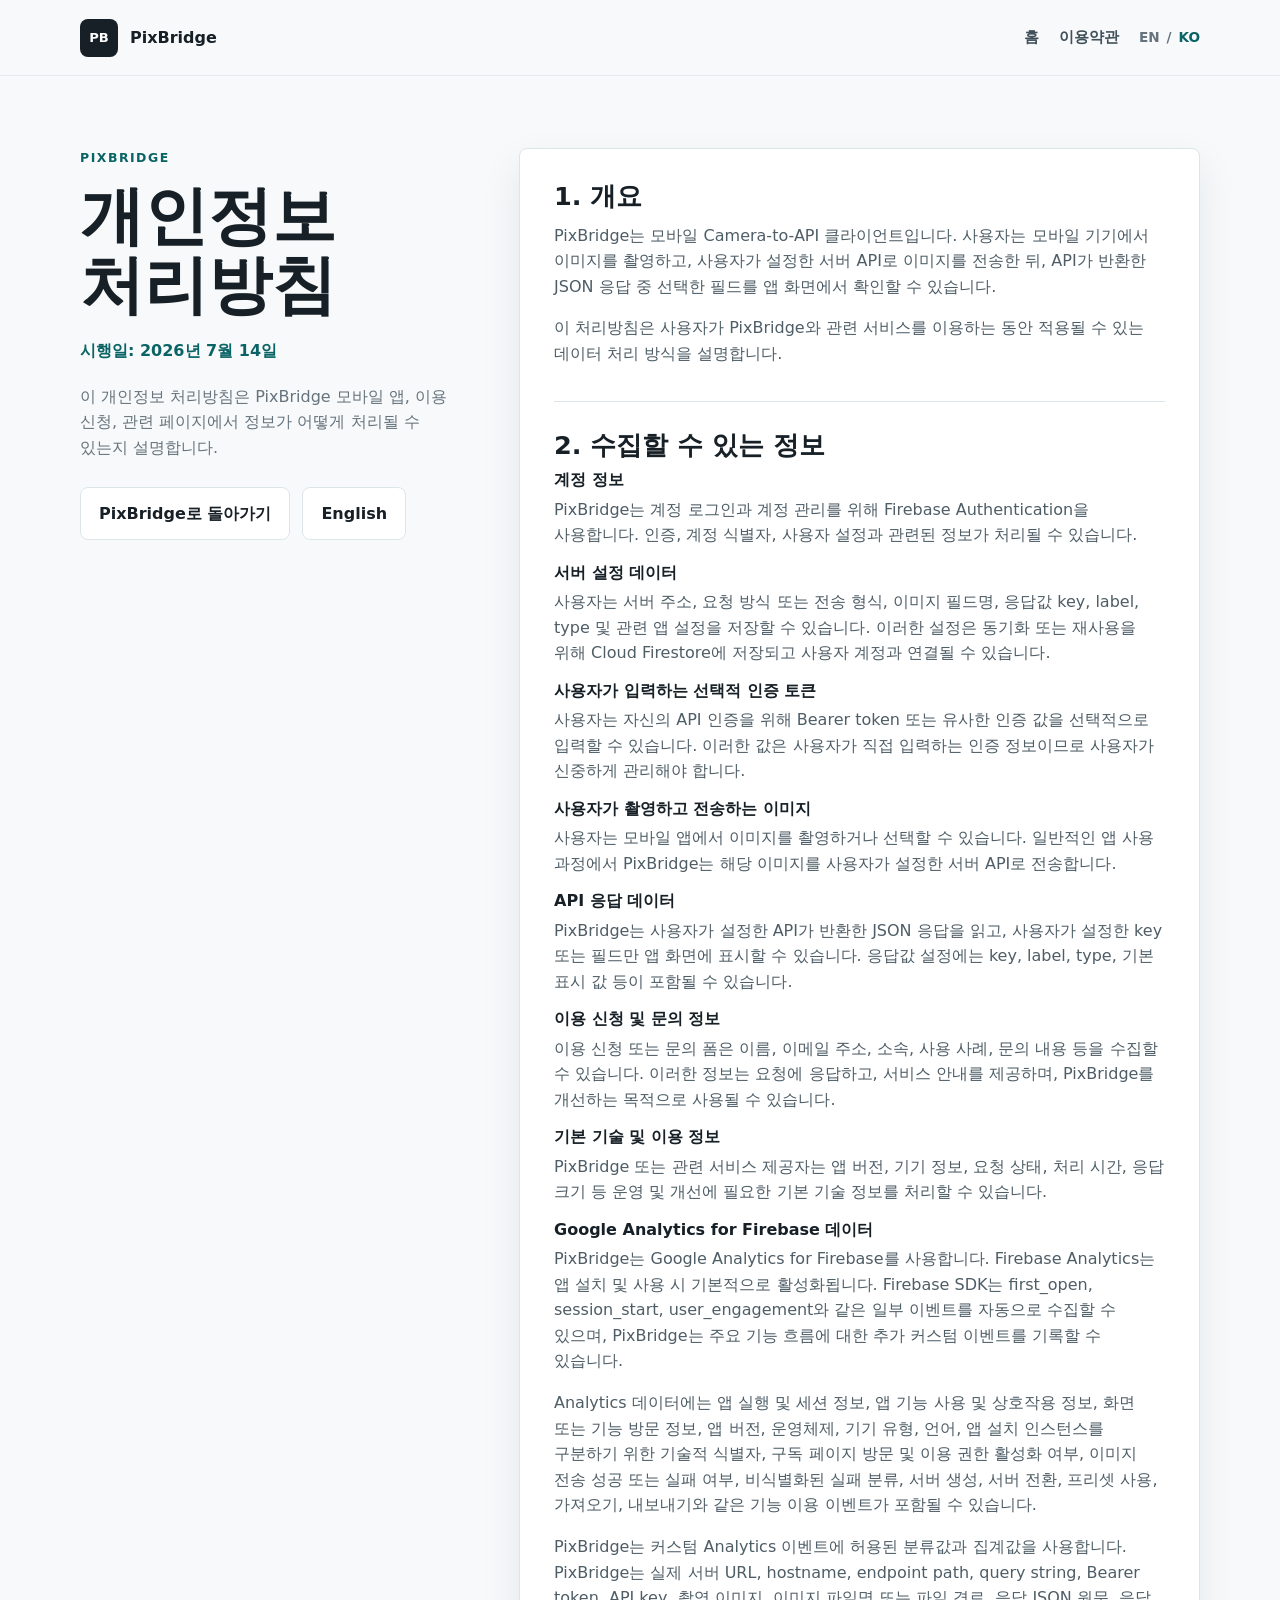
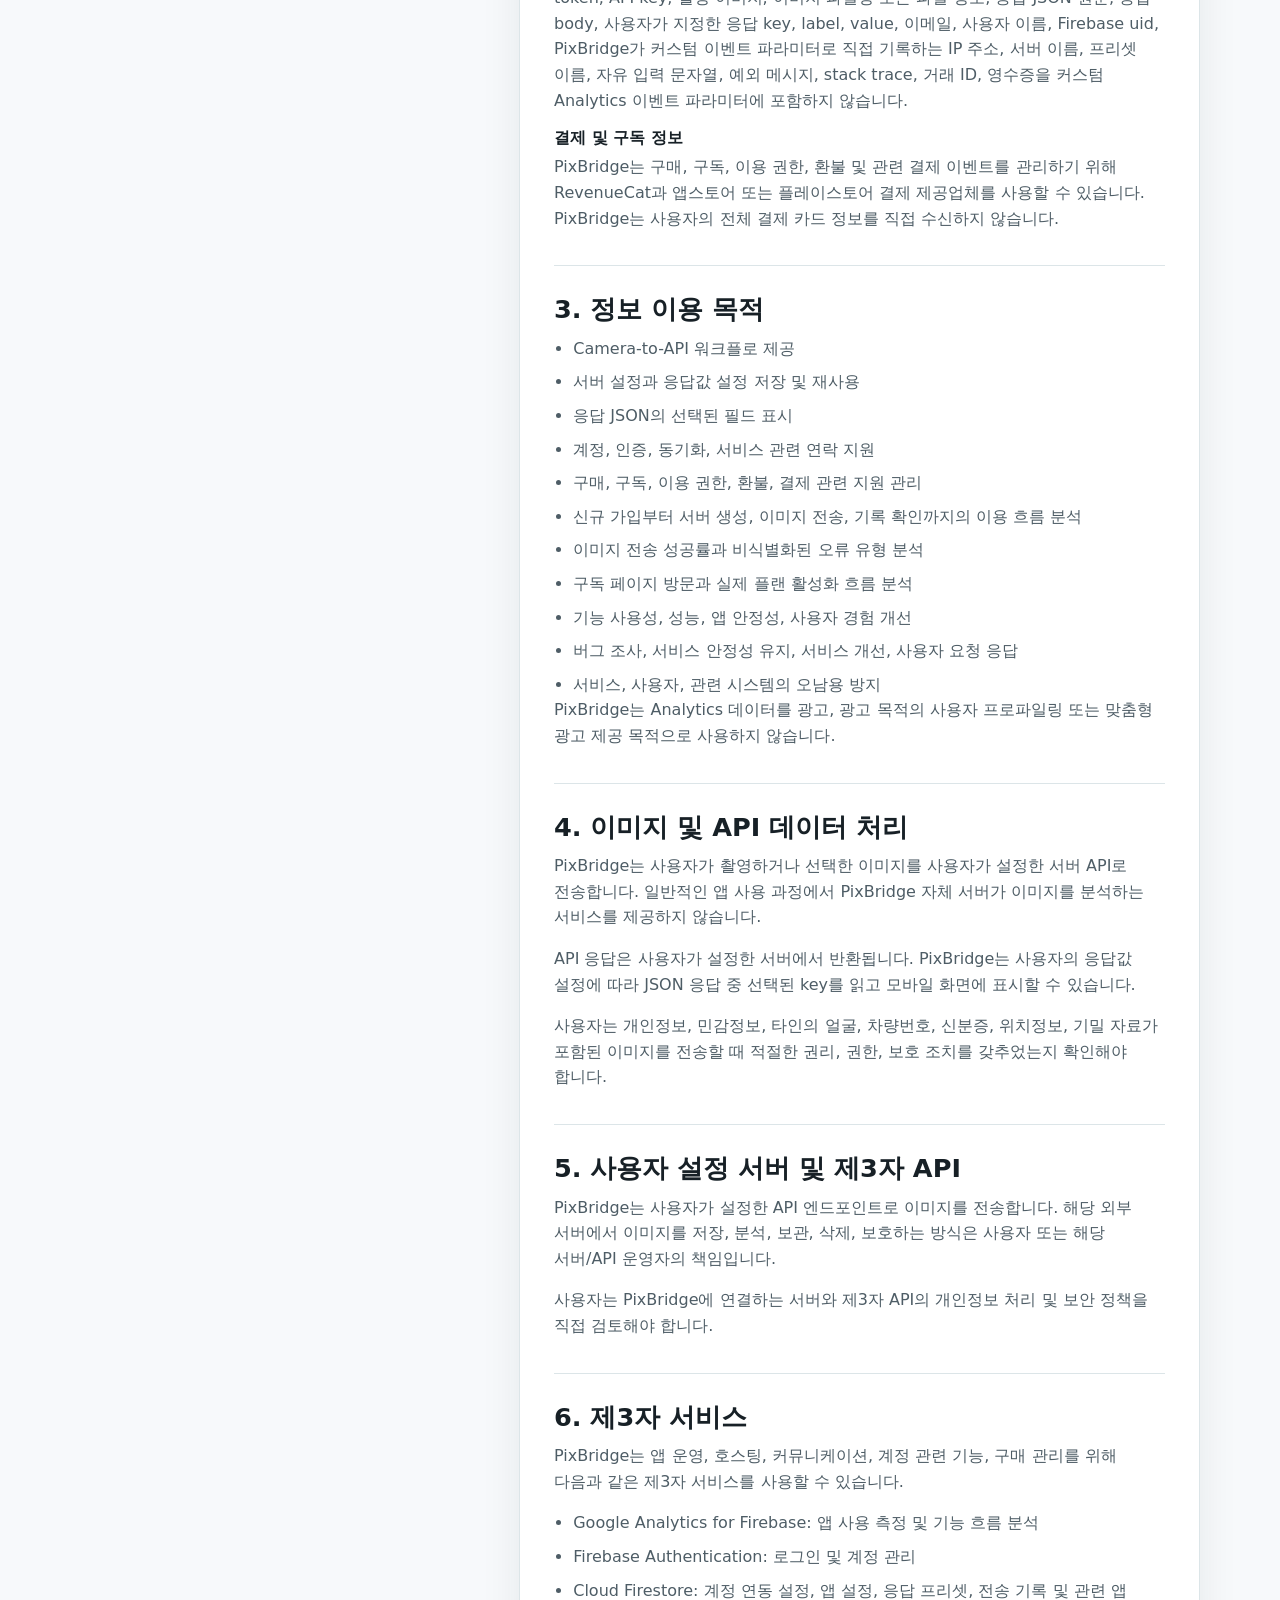
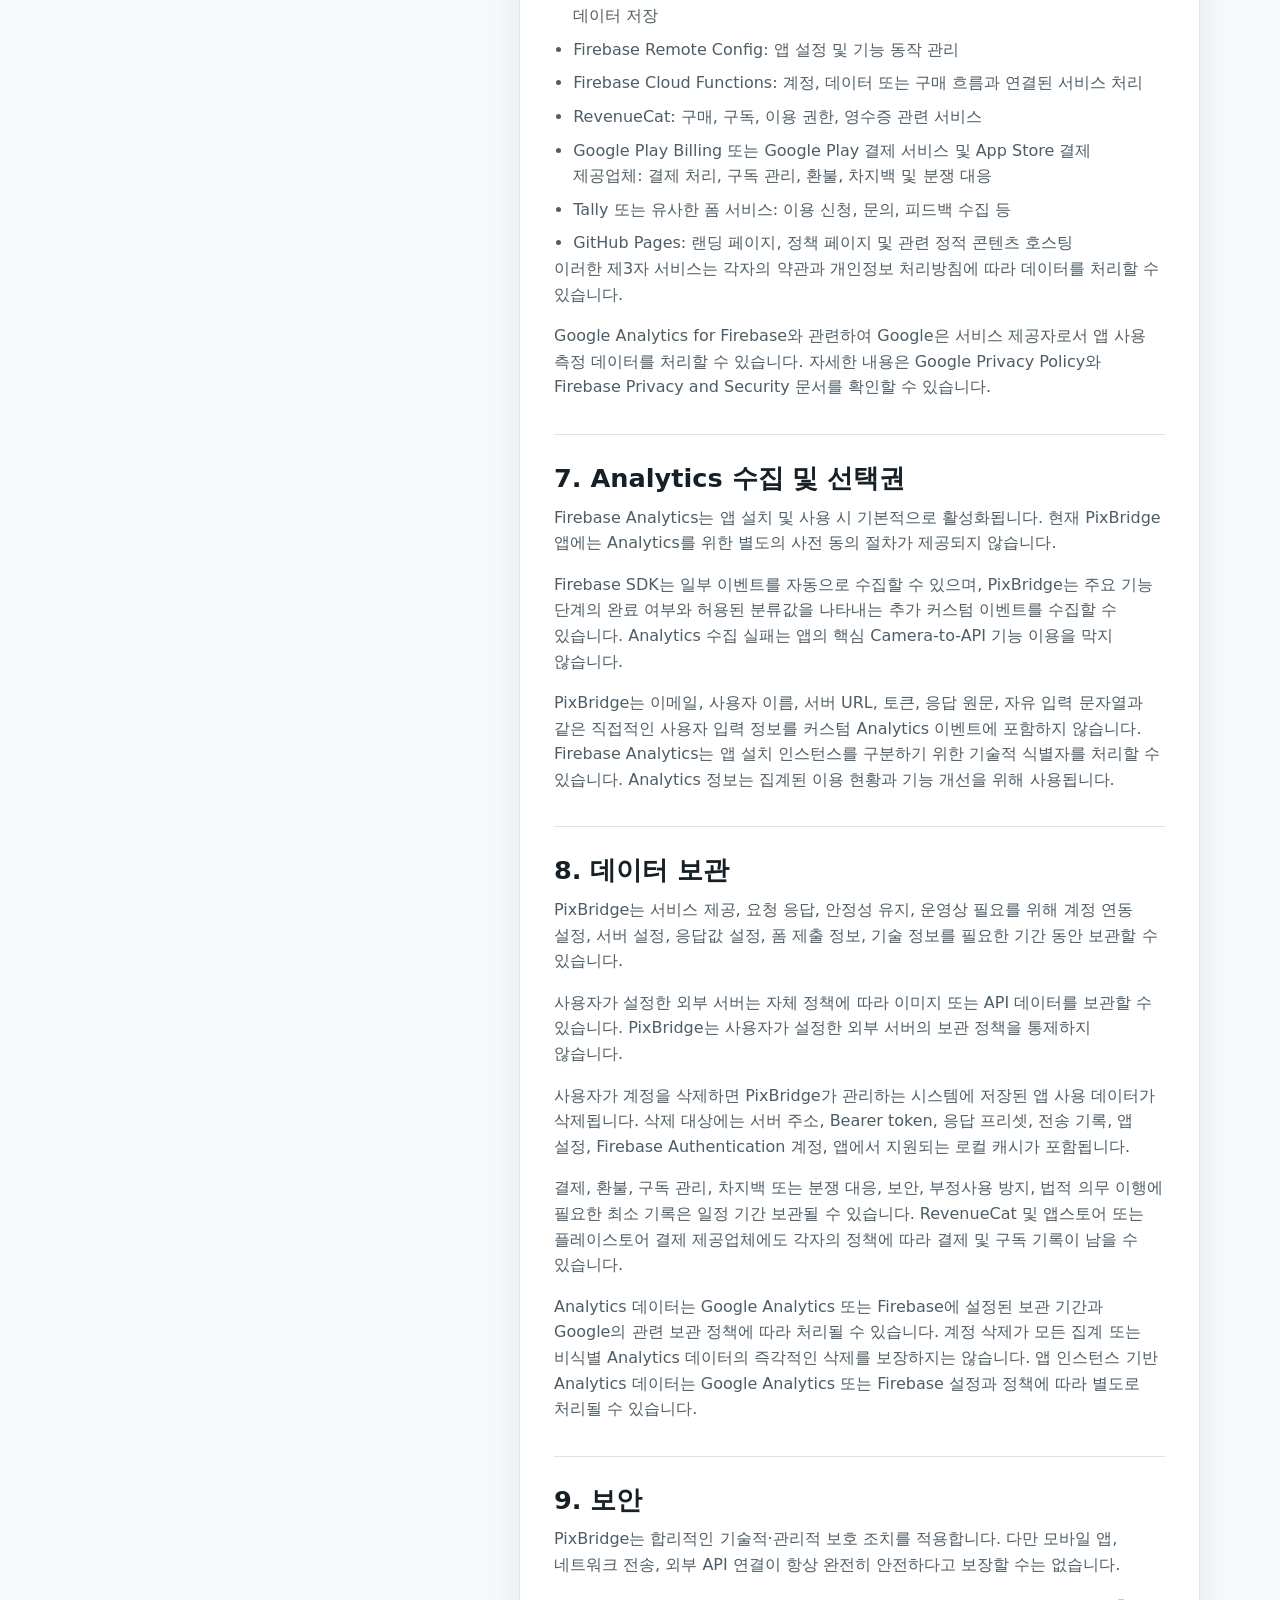
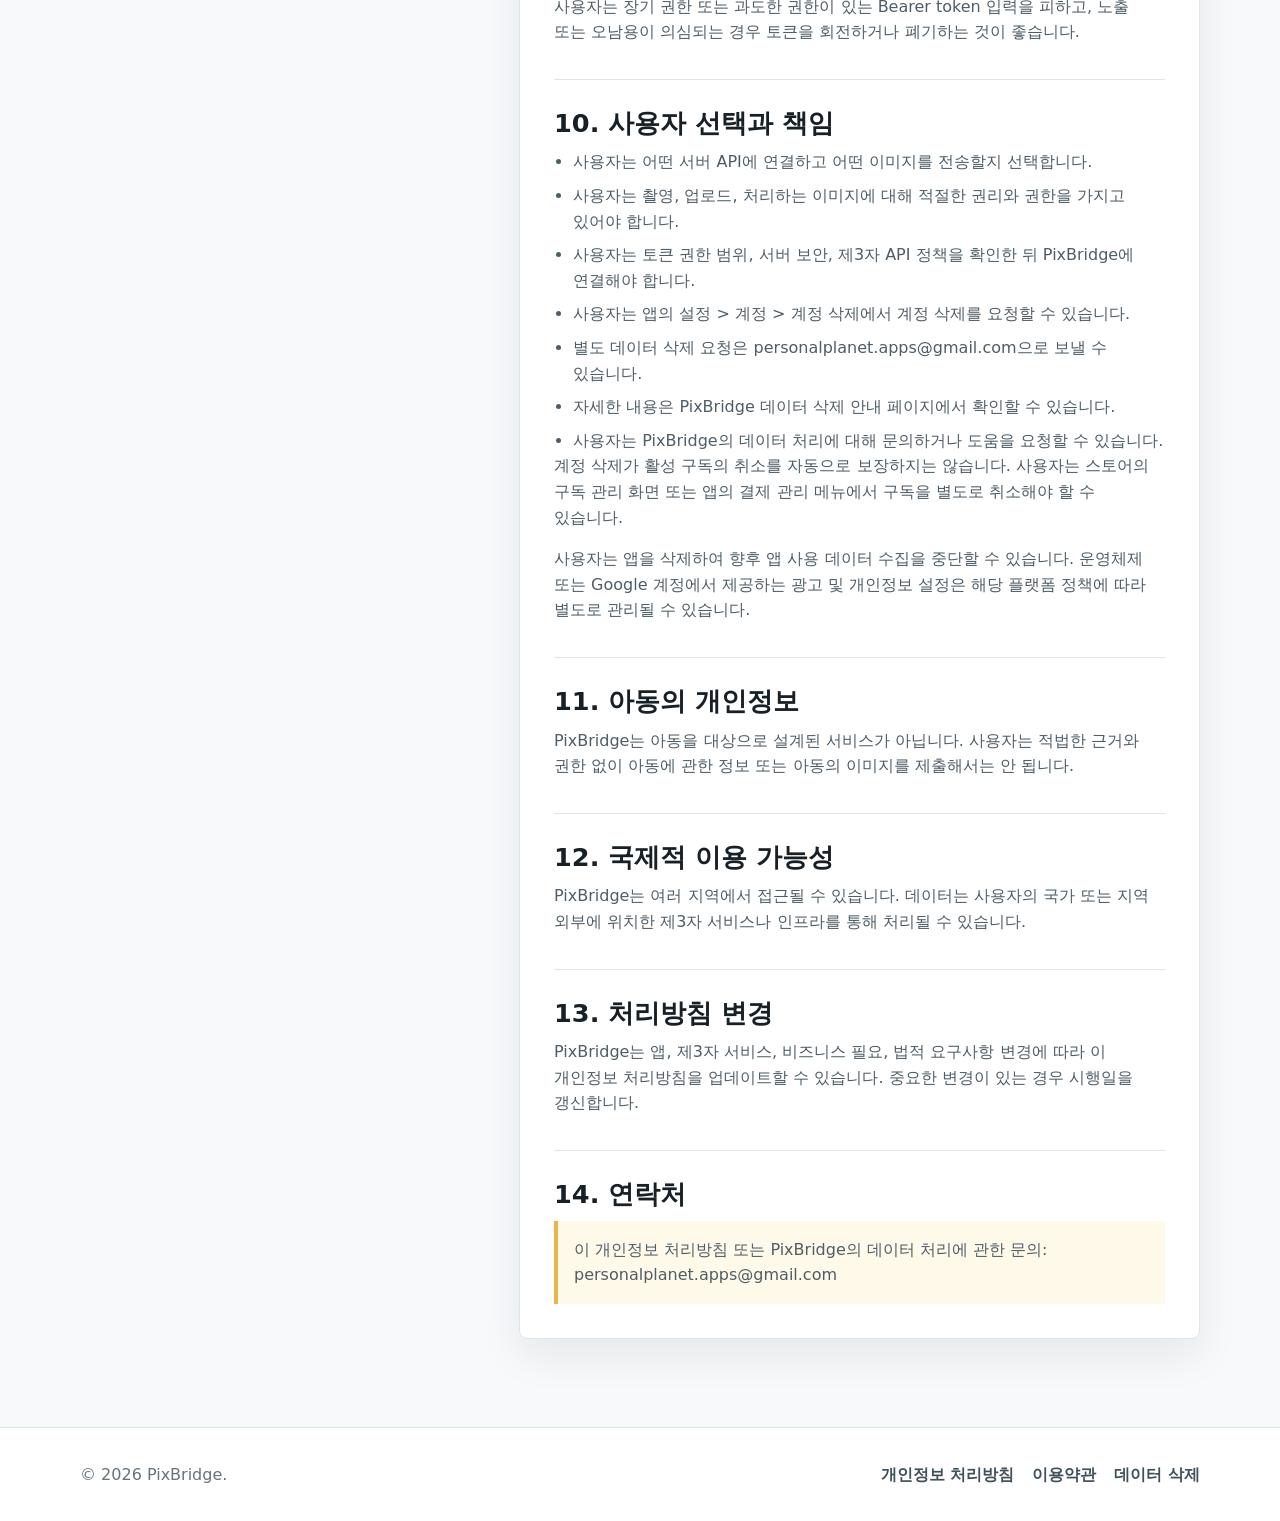
<file: ko/privacy/index.html>
<!doctype html>
<html lang="ko">
  <head>
    <meta charset="utf-8">
    <meta name="viewport" content="width=device-width, initial-scale=1">
    <title>개인정보 처리방침 | PixBridge</title>
    <meta
      name="description"
      content="PixBridge 개인정보 처리방침입니다."
    >
    <link rel="canonical" href="https://pixbridge-app.github.io/landing/ko/privacy/">
    <link rel="alternate" hreflang="en" href="https://pixbridge-app.github.io/landing/privacy/">
    <link rel="alternate" hreflang="ko" href="https://pixbridge-app.github.io/landing/ko/privacy/">
    <meta property="og:type" content="website">
    <meta property="og:site_name" content="PixBridge">
    <meta property="og:title" content="개인정보 처리방침 | PixBridge">
    <meta
      property="og:description"
      content="PixBridge에서 개인정보와 설정 데이터가 어떻게 처리될 수 있는지 설명합니다."
    >
    <meta property="og:url" content="https://pixbridge-app.github.io/landing/ko/privacy/">
    <meta property="og:locale" content="ko_KR">
    <meta property="og:locale:alternate" content="en_US">
    <meta name="twitter:card" content="summary">
    <meta name="twitter:title" content="개인정보 처리방침 | PixBridge">
    <meta
      name="twitter:description"
      content="PixBridge 개인정보 처리방침입니다."
    >
    <link rel="stylesheet" href="../../style.css">
  </head>
  <body>
    <header class="site-header">
      <a class="brand" href="../" aria-label="PixBridge 홈">
        <span class="brand-mark" aria-hidden="true">PB</span>
        <span>PixBridge</span>
      </a>
      <nav class="document-nav" aria-label="문서 내비게이션">
        <a href="../">홈</a>
        <a href="../terms/">이용약관</a>
        <span class="language-switch" aria-label="언어 전환">
          <a href="../../privacy/">EN</a>
          <span aria-hidden="true">/</span>
          <a aria-current="page" href="./">KO</a>
        </span>
      </nav>
    </header>

    <main class="document-main">
      <div class="container document-layout">
        <aside class="document-hero">
          <p class="eyebrow">PixBridge</p>
          <h1>개인정보 처리방침</h1>
          <p class="document-meta">시행일: 2026년 7월 14일</p>
          <p>
            이 개인정보 처리방침은 PixBridge 모바일 앱, 이용 신청, 관련 페이지에서 정보가 어떻게 처리될 수 있는지 설명합니다.
          </p>
          <div class="document-actions">
            <a class="button secondary" href="../">PixBridge로 돌아가기</a>
            <a class="button secondary" href="../../privacy/">English</a>
          </div>
        </aside>

        <article class="document-card">
          <section>
            <h2>1. 개요</h2>
            <p>
              PixBridge는 모바일 Camera-to-API 클라이언트입니다. 사용자는 모바일 기기에서 이미지를 촬영하고, 사용자가 설정한 서버 API로 이미지를 전송한 뒤, API가 반환한 JSON 응답 중 선택한 필드를 앱 화면에서 확인할 수 있습니다.
            </p>
            <p>
              이 처리방침은 사용자가 PixBridge와 관련 서비스를 이용하는 동안 적용될 수 있는 데이터 처리 방식을 설명합니다.
            </p>
          </section>

          <section>
            <h2>2. 수집할 수 있는 정보</h2>
            <h3>계정 정보</h3>
            <p>
              PixBridge는 계정 로그인과 계정 관리를 위해 Firebase Authentication을 사용합니다. 인증, 계정 식별자, 사용자 설정과 관련된 정보가 처리될 수 있습니다.
            </p>
            <h3>서버 설정 데이터</h3>
            <p>
              사용자는 서버 주소, 요청 방식 또는 전송 형식, 이미지 필드명, 응답값 key, label, type 및 관련 앱 설정을 저장할 수 있습니다. 이러한 설정은 동기화 또는 재사용을 위해 Cloud Firestore에 저장되고 사용자 계정과 연결될 수 있습니다.
            </p>
            <h3>사용자가 입력하는 선택적 인증 토큰</h3>
            <p>
              사용자는 자신의 API 인증을 위해 Bearer token 또는 유사한 인증 값을 선택적으로 입력할 수 있습니다. 이러한 값은 사용자가 직접 입력하는 인증 정보이므로 사용자가 신중하게 관리해야 합니다.
            </p>
            <h3>사용자가 촬영하고 전송하는 이미지</h3>
            <p>
              사용자는 모바일 앱에서 이미지를 촬영하거나 선택할 수 있습니다. 일반적인 앱 사용 과정에서 PixBridge는 해당 이미지를 사용자가 설정한 서버 API로 전송합니다.
            </p>
            <h3>API 응답 데이터</h3>
            <p>
              PixBridge는 사용자가 설정한 API가 반환한 JSON 응답을 읽고, 사용자가 설정한 key 또는 필드만 앱 화면에 표시할 수 있습니다. 응답값 설정에는 key, label, type, 기본 표시 값 등이 포함될 수 있습니다.
            </p>
            <h3>이용 신청 및 문의 정보</h3>
            <p>
              이용 신청 또는 문의 폼은 이름, 이메일 주소, 소속, 사용 사례, 문의 내용 등을 수집할 수 있습니다. 이러한 정보는 요청에 응답하고, 서비스 안내를 제공하며, PixBridge를 개선하는 목적으로 사용될 수 있습니다.
            </p>
            <h3>기본 기술 및 이용 정보</h3>
            <p>
              PixBridge 또는 관련 서비스 제공자는 앱 버전, 기기 정보, 요청 상태, 처리 시간, 응답 크기 등 운영 및 개선에 필요한 기본 기술 정보를 처리할 수 있습니다.
            </p>
            <h3>Google Analytics for Firebase 데이터</h3>
            <p>
              PixBridge는 Google Analytics for Firebase를 사용합니다. Firebase Analytics는 앱 설치 및 사용 시 기본적으로 활성화됩니다. Firebase SDK는 first_open, session_start, user_engagement와 같은 일부 이벤트를 자동으로 수집할 수 있으며, PixBridge는 주요 기능 흐름에 대한 추가 커스텀 이벤트를 기록할 수 있습니다.
            </p>
            <p>
              Analytics 데이터에는 앱 실행 및 세션 정보, 앱 기능 사용 및 상호작용 정보, 화면 또는 기능 방문 정보, 앱 버전, 운영체제, 기기 유형, 언어, 앱 설치 인스턴스를 구분하기 위한 기술적 식별자, 구독 페이지 방문 및 이용 권한 활성화 여부, 이미지 전송 성공 또는 실패 여부, 비식별화된 실패 분류, 서버 생성, 서버 전환, 프리셋 사용, 가져오기, 내보내기와 같은 기능 이용 이벤트가 포함될 수 있습니다.
            </p>
            <p>
              PixBridge는 커스텀 Analytics 이벤트에 허용된 분류값과 집계값을 사용합니다. PixBridge는 실제 서버 URL, hostname, endpoint path, query string, Bearer token, API key, 촬영 이미지, 이미지 파일명 또는 파일 경로, 응답 JSON 원문, 응답 body, 사용자가 지정한 응답 key, label, value, 이메일, 사용자 이름, Firebase uid, PixBridge가 커스텀 이벤트 파라미터로 직접 기록하는 IP 주소, 서버 이름, 프리셋 이름, 자유 입력 문자열, 예외 메시지, stack trace, 거래 ID, 영수증을 커스텀 Analytics 이벤트 파라미터에 포함하지 않습니다.
            </p>
            <h3>결제 및 구독 정보</h3>
            <p>
              PixBridge는 구매, 구독, 이용 권한, 환불 및 관련 결제 이벤트를 관리하기 위해 RevenueCat과 앱스토어 또는 플레이스토어 결제 제공업체를 사용할 수 있습니다. PixBridge는 사용자의 전체 결제 카드 정보를 직접 수신하지 않습니다.
            </p>
          </section>

          <section>
            <h2>3. 정보 이용 목적</h2>
            <ul>
              <li>Camera-to-API 워크플로 제공</li>
              <li>서버 설정과 응답값 설정 저장 및 재사용</li>
              <li>응답 JSON의 선택된 필드 표시</li>
              <li>계정, 인증, 동기화, 서비스 관련 연락 지원</li>
              <li>구매, 구독, 이용 권한, 환불, 결제 관련 지원 관리</li>
              <li>신규 가입부터 서버 생성, 이미지 전송, 기록 확인까지의 이용 흐름 분석</li>
              <li>이미지 전송 성공률과 비식별화된 오류 유형 분석</li>
              <li>구독 페이지 방문과 실제 플랜 활성화 흐름 분석</li>
              <li>기능 사용성, 성능, 앱 안정성, 사용자 경험 개선</li>
              <li>버그 조사, 서비스 안정성 유지, 서비스 개선, 사용자 요청 응답</li>
              <li>서비스, 사용자, 관련 시스템의 오남용 방지</li>
            </ul>
            <p>
              PixBridge는 Analytics 데이터를 광고, 광고 목적의 사용자 프로파일링 또는 맞춤형 광고 제공 목적으로 사용하지 않습니다.
            </p>
          </section>

          <section>
            <h2>4. 이미지 및 API 데이터 처리</h2>
            <p>
              PixBridge는 사용자가 촬영하거나 선택한 이미지를 사용자가 설정한 서버 API로 전송합니다. 일반적인 앱 사용 과정에서 PixBridge 자체 서버가 이미지를 분석하는 서비스를 제공하지 않습니다.
            </p>
            <p>
              API 응답은 사용자가 설정한 서버에서 반환됩니다. PixBridge는 사용자의 응답값 설정에 따라 JSON 응답 중 선택된 key를 읽고 모바일 화면에 표시할 수 있습니다.
            </p>
            <p>
              사용자는 개인정보, 민감정보, 타인의 얼굴, 차량번호, 신분증, 위치정보, 기밀 자료가 포함된 이미지를 전송할 때 적절한 권리, 권한, 보호 조치를 갖추었는지 확인해야 합니다.
            </p>
          </section>

          <section>
            <h2>5. 사용자 설정 서버 및 제3자 API</h2>
            <p>
              PixBridge는 사용자가 설정한 API 엔드포인트로 이미지를 전송합니다. 해당 외부 서버에서 이미지를 저장, 분석, 보관, 삭제, 보호하는 방식은 사용자 또는 해당 서버/API 운영자의 책임입니다.
            </p>
            <p>
              사용자는 PixBridge에 연결하는 서버와 제3자 API의 개인정보 처리 및 보안 정책을 직접 검토해야 합니다.
            </p>
          </section>

          <section>
            <h2>6. 제3자 서비스</h2>
            <p>PixBridge는 앱 운영, 호스팅, 커뮤니케이션, 계정 관련 기능, 구매 관리를 위해 다음과 같은 제3자 서비스를 사용할 수 있습니다.</p>
            <ul>
              <li>Google Analytics for Firebase: 앱 사용 측정 및 기능 흐름 분석</li>
              <li>Firebase Authentication: 로그인 및 계정 관리</li>
              <li>Cloud Firestore: 계정 연동 설정, 앱 설정, 응답 프리셋, 전송 기록 및 관련 앱 데이터 저장</li>
              <li>Firebase Remote Config: 앱 설정 및 기능 동작 관리</li>
              <li>Firebase Cloud Functions: 계정, 데이터 또는 구매 흐름과 연결된 서비스 처리</li>
              <li>RevenueCat: 구매, 구독, 이용 권한, 영수증 관련 서비스</li>
              <li>Google Play Billing 또는 Google Play 결제 서비스 및 App Store 결제 제공업체: 결제 처리, 구독 관리, 환불, 차지백 및 분쟁 대응</li>
              <li>Tally 또는 유사한 폼 서비스: 이용 신청, 문의, 피드백 수집 등</li>
              <li>GitHub Pages: 랜딩 페이지, 정책 페이지 및 관련 정적 콘텐츠 호스팅</li>
            </ul>
            <p>
              이러한 제3자 서비스는 각자의 약관과 개인정보 처리방침에 따라 데이터를 처리할 수 있습니다.
            </p>
            <p>
              Google Analytics for Firebase와 관련하여 Google은 서비스 제공자로서 앱 사용 측정 데이터를 처리할 수 있습니다. 자세한 내용은 <a href="https://policies.google.com/privacy" target="_blank" rel="noopener noreferrer">Google Privacy Policy</a>와 <a href="https://firebase.google.com/support/privacy" target="_blank" rel="noopener noreferrer">Firebase Privacy and Security</a> 문서를 확인할 수 있습니다.
            </p>
          </section>

          <section>
            <h2>7. Analytics 수집 및 선택권</h2>
            <p>
              Firebase Analytics는 앱 설치 및 사용 시 기본적으로 활성화됩니다. 현재 PixBridge 앱에는 Analytics를 위한 별도의 사전 동의 절차가 제공되지 않습니다.
            </p>
            <p>
              Firebase SDK는 일부 이벤트를 자동으로 수집할 수 있으며, PixBridge는 주요 기능 단계의 완료 여부와 허용된 분류값을 나타내는 추가 커스텀 이벤트를 수집할 수 있습니다. Analytics 수집 실패는 앱의 핵심 Camera-to-API 기능 이용을 막지 않습니다.
            </p>
            <p>
              PixBridge는 이메일, 사용자 이름, 서버 URL, 토큰, 응답 원문, 자유 입력 문자열과 같은 직접적인 사용자 입력 정보를 커스텀 Analytics 이벤트에 포함하지 않습니다. Firebase Analytics는 앱 설치 인스턴스를 구분하기 위한 기술적 식별자를 처리할 수 있습니다. Analytics 정보는 집계된 이용 현황과 기능 개선을 위해 사용됩니다.
            </p>
          </section>

          <section>
            <h2>8. 데이터 보관</h2>
            <p>
              PixBridge는 서비스 제공, 요청 응답, 안정성 유지, 운영상 필요를 위해 계정 연동 설정, 서버 설정, 응답값 설정, 폼 제출 정보, 기술 정보를 필요한 기간 동안 보관할 수 있습니다.
            </p>
            <p>
              사용자가 설정한 외부 서버는 자체 정책에 따라 이미지 또는 API 데이터를 보관할 수 있습니다. PixBridge는 사용자가 설정한 외부 서버의 보관 정책을 통제하지 않습니다.
            </p>
            <p>
              사용자가 계정을 삭제하면 PixBridge가 관리하는 시스템에 저장된 앱 사용 데이터가 삭제됩니다. 삭제 대상에는 서버 주소, Bearer token, 응답 프리셋, 전송 기록, 앱 설정, Firebase Authentication 계정, 앱에서 지원되는 로컬 캐시가 포함됩니다.
            </p>
            <p>
              결제, 환불, 구독 관리, 차지백 또는 분쟁 대응, 보안, 부정사용 방지, 법적 의무 이행에 필요한 최소 기록은 일정 기간 보관될 수 있습니다. RevenueCat 및 앱스토어 또는 플레이스토어 결제 제공업체에도 각자의 정책에 따라 결제 및 구독 기록이 남을 수 있습니다.
            </p>
            <p>
              Analytics 데이터는 Google Analytics 또는 Firebase에 설정된 보관 기간과 Google의 관련 보관 정책에 따라 처리될 수 있습니다. 계정 삭제가 모든 집계 또는 비식별 Analytics 데이터의 즉각적인 삭제를 보장하지는 않습니다. 앱 인스턴스 기반 Analytics 데이터는 Google Analytics 또는 Firebase 설정과 정책에 따라 별도로 처리될 수 있습니다.
            </p>
          </section>

          <section>
            <h2>9. 보안</h2>
            <p>
              PixBridge는 합리적인 기술적·관리적 보호 조치를 적용합니다. 다만 모바일 앱, 네트워크 전송, 외부 API 연결이 항상 완전히 안전하다고 보장할 수는 없습니다.
            </p>
            <p>
              사용자는 장기 권한 또는 과도한 권한이 있는 Bearer token 입력을 피하고, 노출 또는 오남용이 의심되는 경우 토큰을 회전하거나 폐기하는 것이 좋습니다.
            </p>
          </section>

          <section>
            <h2>10. 사용자 선택과 책임</h2>
            <ul>
              <li>사용자는 어떤 서버 API에 연결하고 어떤 이미지를 전송할지 선택합니다.</li>
              <li>사용자는 촬영, 업로드, 처리하는 이미지에 대해 적절한 권리와 권한을 가지고 있어야 합니다.</li>
              <li>사용자는 토큰 권한 범위, 서버 보안, 제3자 API 정책을 확인한 뒤 PixBridge에 연결해야 합니다.</li>
              <li>사용자는 앱의 설정 &gt; 계정 &gt; 계정 삭제에서 계정 삭제를 요청할 수 있습니다.</li>
              <li>별도 데이터 삭제 요청은 <a href="mailto:personalplanet.apps@gmail.com?subject=PixBridge%20Data%20Deletion%20Request">personalplanet.apps@gmail.com</a>으로 보낼 수 있습니다.</li>
              <li>자세한 내용은 <a href="../data-deletion/">PixBridge 데이터 삭제 안내</a> 페이지에서 확인할 수 있습니다.</li>
              <li>사용자는 PixBridge의 데이터 처리에 대해 문의하거나 도움을 요청할 수 있습니다.</li>
            </ul>
            <p>
              계정 삭제가 활성 구독의 취소를 자동으로 보장하지는 않습니다. 사용자는 스토어의 구독 관리 화면 또는 앱의 결제 관리 메뉴에서 구독을 별도로 취소해야 할 수 있습니다.
            </p>
            <p>
              사용자는 앱을 삭제하여 향후 앱 사용 데이터 수집을 중단할 수 있습니다. 운영체제 또는 Google 계정에서 제공하는 광고 및 개인정보 설정은 해당 플랫폼 정책에 따라 별도로 관리될 수 있습니다.
            </p>
          </section>

          <section>
            <h2>11. 아동의 개인정보</h2>
            <p>
              PixBridge는 아동을 대상으로 설계된 서비스가 아닙니다. 사용자는 적법한 근거와 권한 없이 아동에 관한 정보 또는 아동의 이미지를 제출해서는 안 됩니다.
            </p>
          </section>

          <section>
            <h2>12. 국제적 이용 가능성</h2>
            <p>
              PixBridge는 여러 지역에서 접근될 수 있습니다. 데이터는 사용자의 국가 또는 지역 외부에 위치한 제3자 서비스나 인프라를 통해 처리될 수 있습니다.
            </p>
          </section>

          <section>
            <h2>13. 처리방침 변경</h2>
            <p>
              PixBridge는 앱, 제3자 서비스, 비즈니스 필요, 법적 요구사항 변경에 따라 이 개인정보 처리방침을 업데이트할 수 있습니다. 중요한 변경이 있는 경우 시행일을 갱신합니다.
            </p>
          </section>

          <section>
            <h2>14. 연락처</h2>
            <div class="document-note">
              <p>
                이 개인정보 처리방침 또는 PixBridge의 데이터 처리에 관한 문의:
                <a href="mailto:personalplanet.apps@gmail.com">personalplanet.apps@gmail.com</a>
              </p>
            </div>
          </section>
        </article>
      </div>
    </main>

    <footer class="site-footer">
      <div class="container footer-inner">
        <p>&copy; 2026 PixBridge.</p>
        <div>
          <a href="./">개인정보 처리방침</a>
          <a href="../terms/">이용약관</a>
          <a href="../data-deletion/">데이터 삭제</a>
        </div>
      </div>
    </footer>
  </body>
</html>
</file>
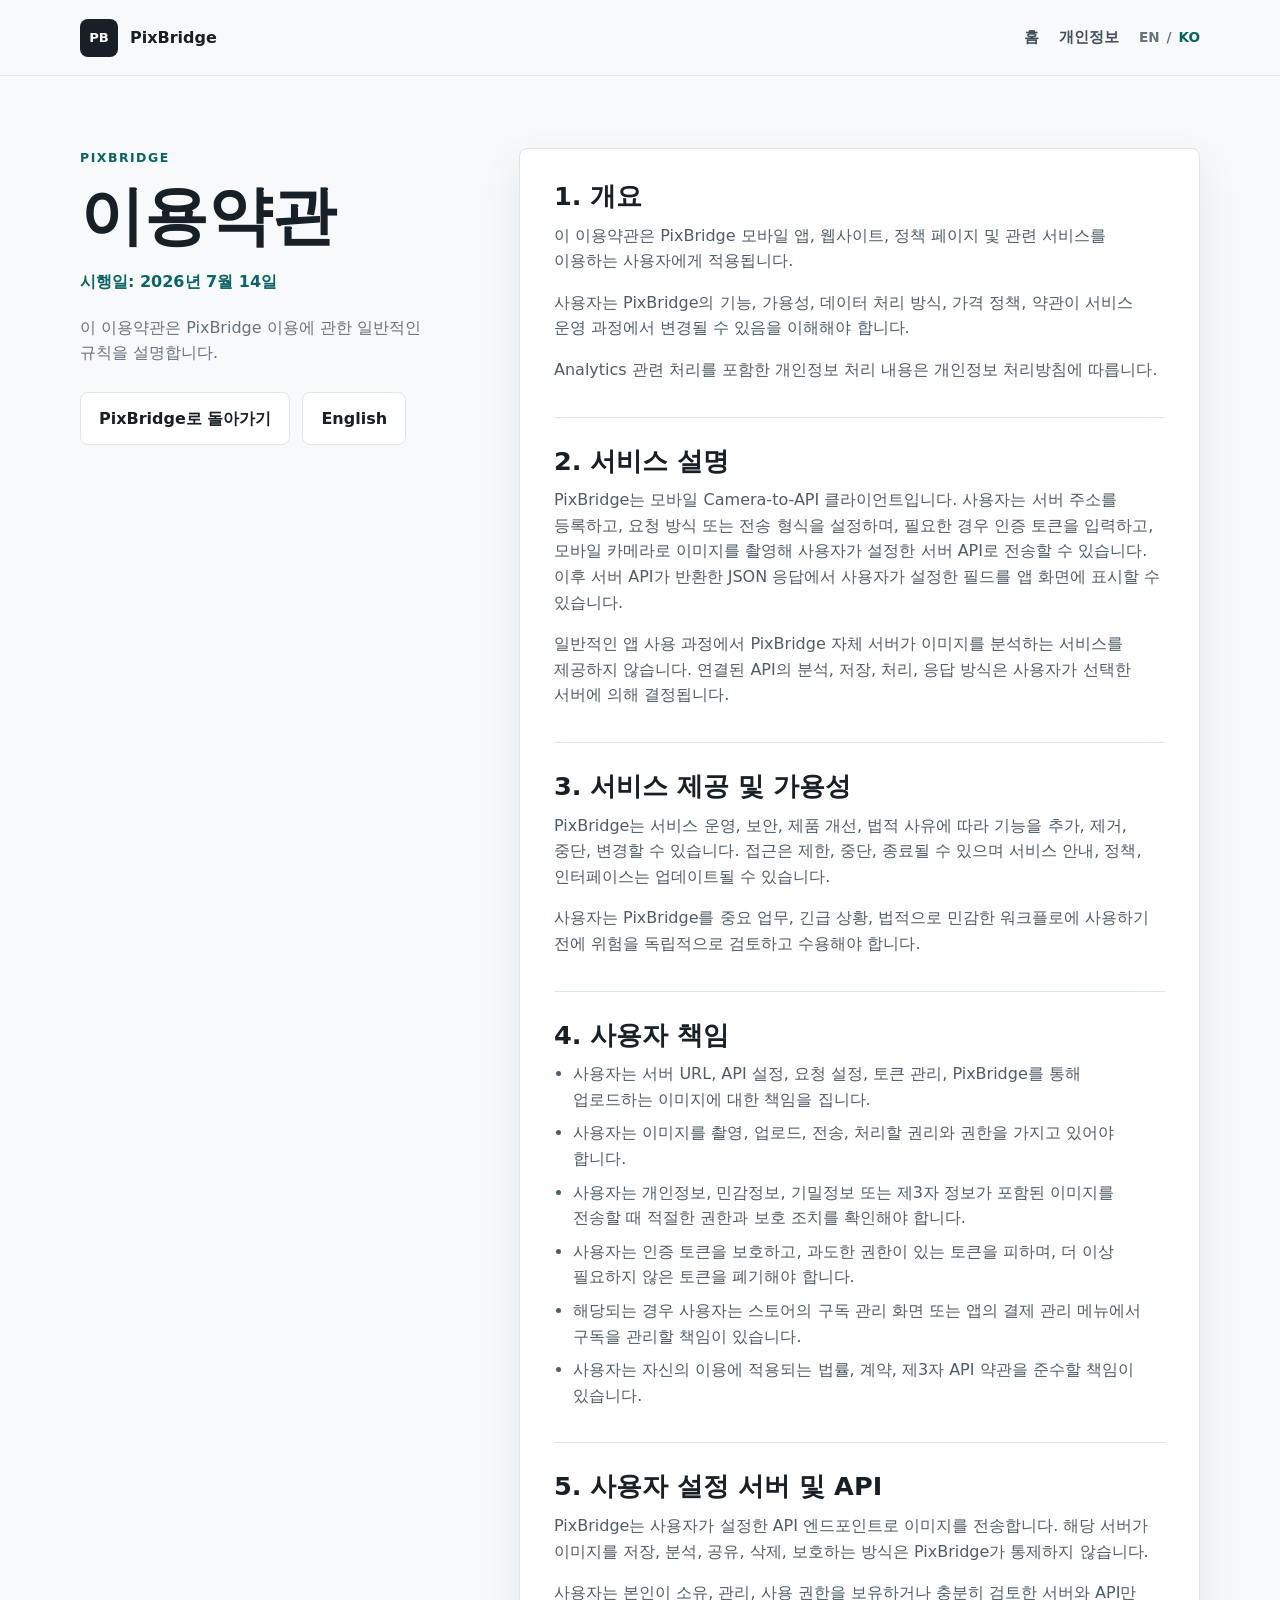
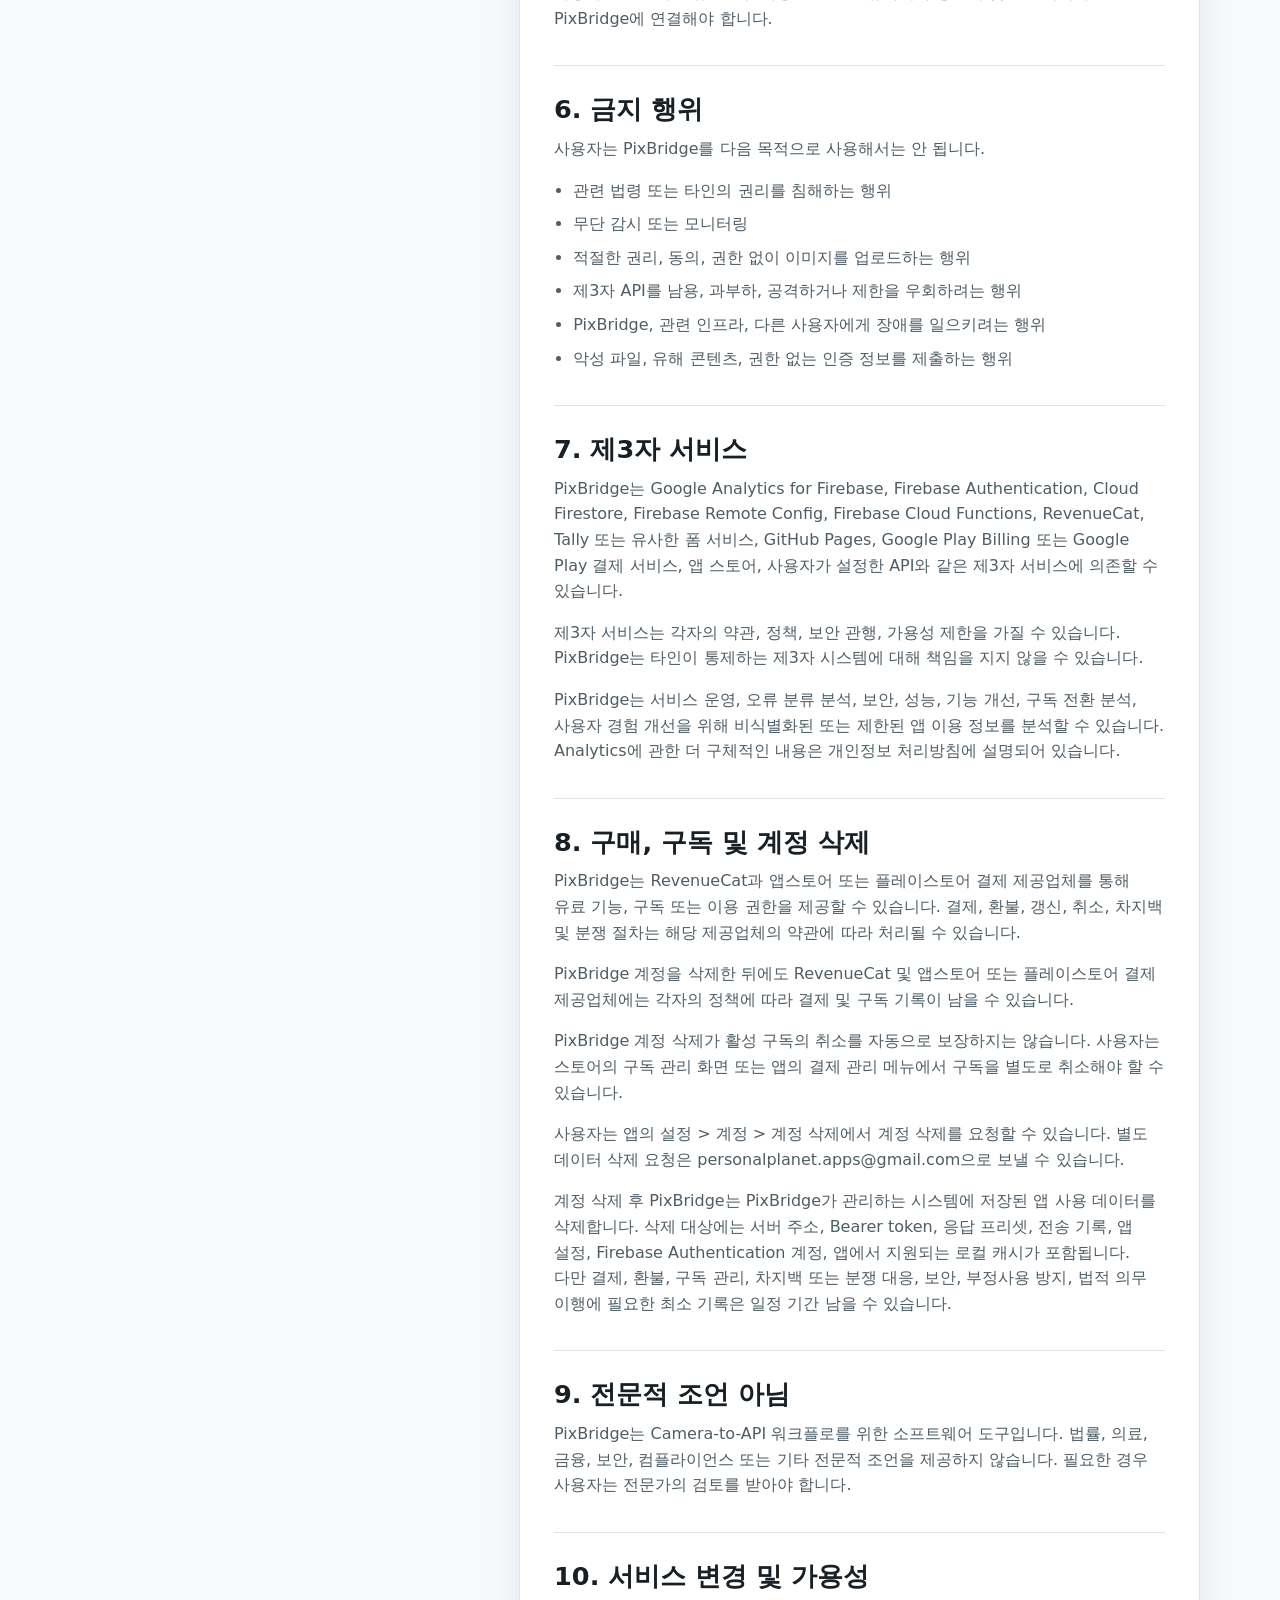
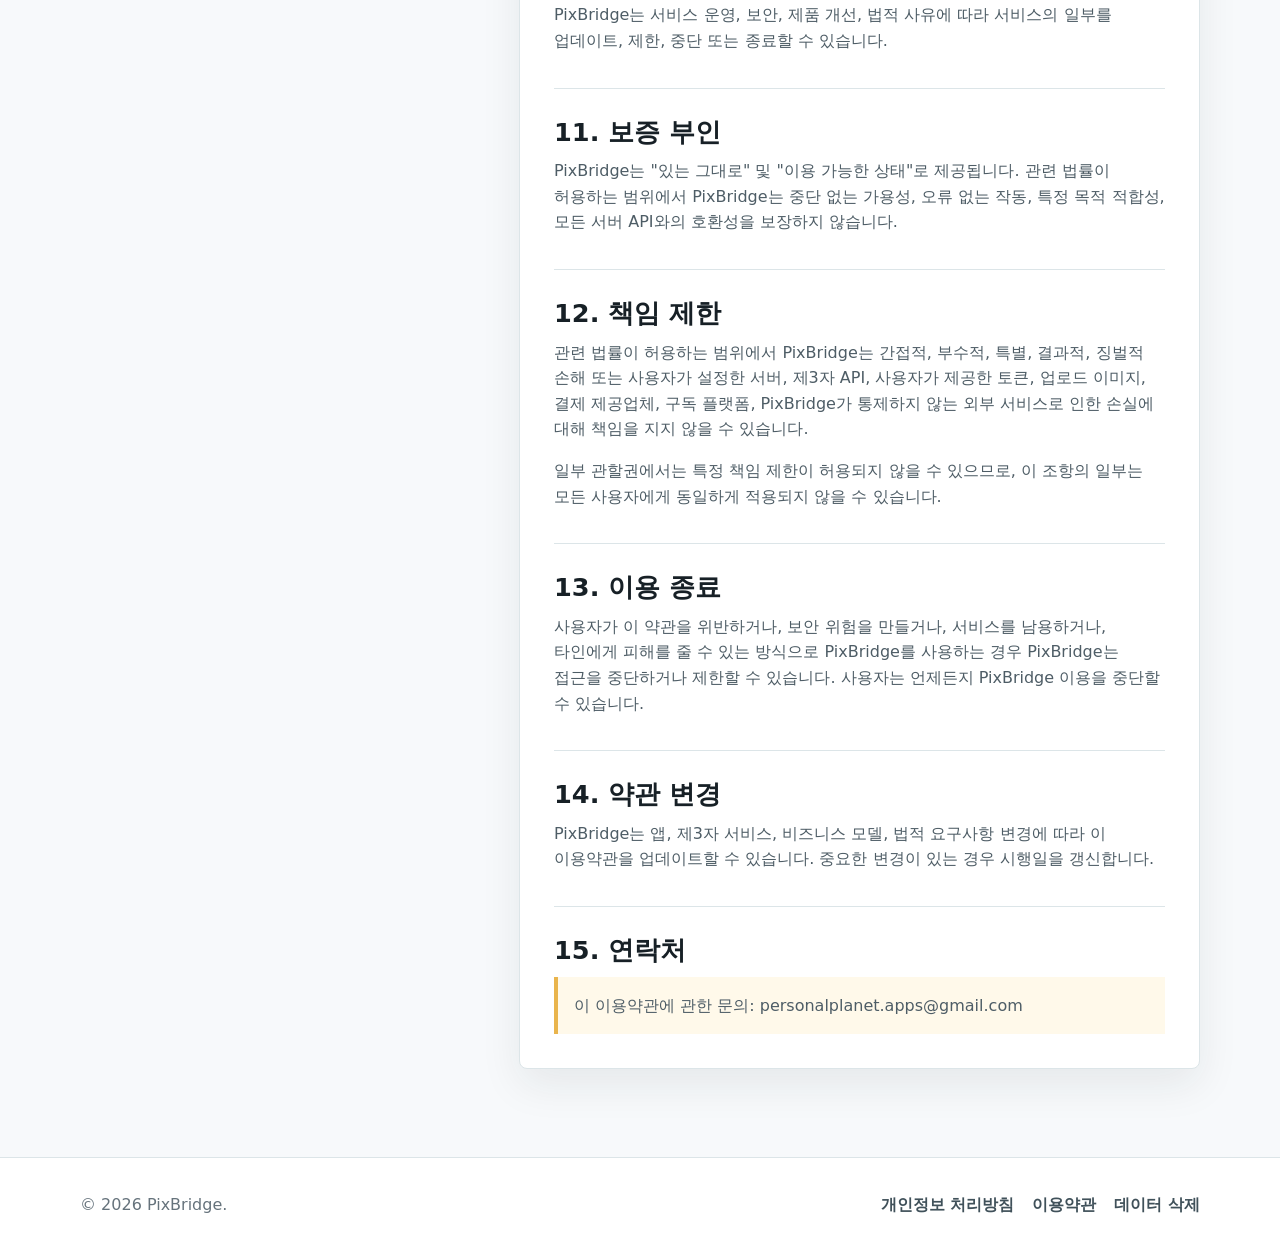
<file: ko/terms/index.html>
<!doctype html>
<html lang="ko">
  <head>
    <meta charset="utf-8">
    <meta name="viewport" content="width=device-width, initial-scale=1">
    <title>이용약관 | PixBridge</title>
    <meta
      name="description"
      content="PixBridge 이용약관입니다."
    >
    <link rel="canonical" href="https://pixbridge-app.github.io/landing/ko/terms/">
    <link rel="alternate" hreflang="en" href="https://pixbridge-app.github.io/landing/terms/">
    <link rel="alternate" hreflang="ko" href="https://pixbridge-app.github.io/landing/ko/terms/">
    <meta property="og:type" content="website">
    <meta property="og:site_name" content="PixBridge">
    <meta property="og:title" content="이용약관 | PixBridge">
    <meta
      property="og:description"
      content="PixBridge 이용에 관한 일반 약관입니다."
    >
    <meta property="og:url" content="https://pixbridge-app.github.io/landing/ko/terms/">
    <meta property="og:locale" content="ko_KR">
    <meta property="og:locale:alternate" content="en_US">
    <meta name="twitter:card" content="summary">
    <meta name="twitter:title" content="이용약관 | PixBridge">
    <meta
      name="twitter:description"
      content="PixBridge 이용약관입니다."
    >
    <link rel="stylesheet" href="../../style.css">
  </head>
  <body>
    <header class="site-header">
      <a class="brand" href="../" aria-label="PixBridge 홈">
        <span class="brand-mark" aria-hidden="true">PB</span>
        <span>PixBridge</span>
      </a>
      <nav class="document-nav" aria-label="문서 내비게이션">
        <a href="../">홈</a>
        <a href="../privacy/">개인정보</a>
        <span class="language-switch" aria-label="언어 전환">
          <a href="../../terms/">EN</a>
          <span aria-hidden="true">/</span>
          <a aria-current="page" href="./">KO</a>
        </span>
      </nav>
    </header>

    <main class="document-main">
      <div class="container document-layout">
        <aside class="document-hero">
          <p class="eyebrow">PixBridge</p>
          <h1>이용약관</h1>
          <p class="document-meta">시행일: 2026년 7월 14일</p>
          <p>
            이 이용약관은 PixBridge 이용에 관한 일반적인 규칙을 설명합니다.
          </p>
          <div class="document-actions">
            <a class="button secondary" href="../">PixBridge로 돌아가기</a>
            <a class="button secondary" href="../../terms/">English</a>
          </div>
        </aside>

        <article class="document-card">
          <section>
            <h2>1. 개요</h2>
            <p>
              이 이용약관은 PixBridge 모바일 앱, 웹사이트, 정책 페이지 및 관련 서비스를 이용하는 사용자에게 적용됩니다.
            </p>
            <p>
              사용자는 PixBridge의 기능, 가용성, 데이터 처리 방식, 가격 정책, 약관이 서비스 운영 과정에서 변경될 수 있음을 이해해야 합니다.
            </p>
            <p>
              Analytics 관련 처리를 포함한 개인정보 처리 내용은 <a href="../privacy/">개인정보 처리방침</a>에 따릅니다.
            </p>
          </section>

          <section>
            <h2>2. 서비스 설명</h2>
            <p>
              PixBridge는 모바일 Camera-to-API 클라이언트입니다. 사용자는 서버 주소를 등록하고, 요청 방식 또는 전송 형식을 설정하며, 필요한 경우 인증 토큰을 입력하고, 모바일 카메라로 이미지를 촬영해 사용자가 설정한 서버 API로 전송할 수 있습니다. 이후 서버 API가 반환한 JSON 응답에서 사용자가 설정한 필드를 앱 화면에 표시할 수 있습니다.
            </p>
            <p>
              일반적인 앱 사용 과정에서 PixBridge 자체 서버가 이미지를 분석하는 서비스를 제공하지 않습니다. 연결된 API의 분석, 저장, 처리, 응답 방식은 사용자가 선택한 서버에 의해 결정됩니다.
            </p>
          </section>

          <section>
            <h2>3. 서비스 제공 및 가용성</h2>
            <p>
              PixBridge는 서비스 운영, 보안, 제품 개선, 법적 사유에 따라 기능을 추가, 제거, 중단, 변경할 수 있습니다. 접근은 제한, 중단, 종료될 수 있으며 서비스 안내, 정책, 인터페이스는 업데이트될 수 있습니다.
            </p>
            <p>
              사용자는 PixBridge를 중요 업무, 긴급 상황, 법적으로 민감한 워크플로에 사용하기 전에 위험을 독립적으로 검토하고 수용해야 합니다.
            </p>
          </section>

          <section>
            <h2>4. 사용자 책임</h2>
            <ul>
              <li>사용자는 서버 URL, API 설정, 요청 설정, 토큰 관리, PixBridge를 통해 업로드하는 이미지에 대한 책임을 집니다.</li>
              <li>사용자는 이미지를 촬영, 업로드, 전송, 처리할 권리와 권한을 가지고 있어야 합니다.</li>
              <li>사용자는 개인정보, 민감정보, 기밀정보 또는 제3자 정보가 포함된 이미지를 전송할 때 적절한 권한과 보호 조치를 확인해야 합니다.</li>
              <li>사용자는 인증 토큰을 보호하고, 과도한 권한이 있는 토큰을 피하며, 더 이상 필요하지 않은 토큰을 폐기해야 합니다.</li>
              <li>해당되는 경우 사용자는 스토어의 구독 관리 화면 또는 앱의 결제 관리 메뉴에서 구독을 관리할 책임이 있습니다.</li>
              <li>사용자는 자신의 이용에 적용되는 법률, 계약, 제3자 API 약관을 준수할 책임이 있습니다.</li>
            </ul>
          </section>

          <section>
            <h2>5. 사용자 설정 서버 및 API</h2>
            <p>
              PixBridge는 사용자가 설정한 API 엔드포인트로 이미지를 전송합니다. 해당 서버가 이미지를 저장, 분석, 공유, 삭제, 보호하는 방식은 PixBridge가 통제하지 않습니다.
            </p>
            <p>
              사용자는 본인이 소유, 관리, 사용 권한을 보유하거나 충분히 검토한 서버와 API만 PixBridge에 연결해야 합니다.
            </p>
          </section>

          <section>
            <h2>6. 금지 행위</h2>
            <p>사용자는 PixBridge를 다음 목적으로 사용해서는 안 됩니다.</p>
            <ul>
              <li>관련 법령 또는 타인의 권리를 침해하는 행위</li>
              <li>무단 감시 또는 모니터링</li>
              <li>적절한 권리, 동의, 권한 없이 이미지를 업로드하는 행위</li>
              <li>제3자 API를 남용, 과부하, 공격하거나 제한을 우회하려는 행위</li>
              <li>PixBridge, 관련 인프라, 다른 사용자에게 장애를 일으키려는 행위</li>
              <li>악성 파일, 유해 콘텐츠, 권한 없는 인증 정보를 제출하는 행위</li>
            </ul>
          </section>

          <section>
            <h2>7. 제3자 서비스</h2>
            <p>
              PixBridge는 Google Analytics for Firebase, Firebase Authentication, Cloud Firestore, Firebase Remote Config, Firebase Cloud Functions, RevenueCat, Tally 또는 유사한 폼 서비스, GitHub Pages, Google Play Billing 또는 Google Play 결제 서비스, 앱 스토어, 사용자가 설정한 API와 같은 제3자 서비스에 의존할 수 있습니다.
            </p>
            <p>
              제3자 서비스는 각자의 약관, 정책, 보안 관행, 가용성 제한을 가질 수 있습니다. PixBridge는 타인이 통제하는 제3자 시스템에 대해 책임을 지지 않을 수 있습니다.
            </p>
            <p>
              PixBridge는 서비스 운영, 오류 분류 분석, 보안, 성능, 기능 개선, 구독 전환 분석, 사용자 경험 개선을 위해 비식별화된 또는 제한된 앱 이용 정보를 분석할 수 있습니다. Analytics에 관한 더 구체적인 내용은 <a href="../privacy/">개인정보 처리방침</a>에 설명되어 있습니다.
            </p>
          </section>

          <section>
            <h2>8. 구매, 구독 및 계정 삭제</h2>
            <p>
              PixBridge는 RevenueCat과 앱스토어 또는 플레이스토어 결제 제공업체를 통해 유료 기능, 구독 또는 이용 권한을 제공할 수 있습니다. 결제, 환불, 갱신, 취소, 차지백 및 분쟁 절차는 해당 제공업체의 약관에 따라 처리될 수 있습니다.
            </p>
            <p>
              PixBridge 계정을 삭제한 뒤에도 RevenueCat 및 앱스토어 또는 플레이스토어 결제 제공업체에는 각자의 정책에 따라 결제 및 구독 기록이 남을 수 있습니다.
            </p>
            <p>
              PixBridge 계정 삭제가 활성 구독의 취소를 자동으로 보장하지는 않습니다. 사용자는 스토어의 구독 관리 화면 또는 앱의 결제 관리 메뉴에서 구독을 별도로 취소해야 할 수 있습니다.
            </p>
            <p>
              사용자는 앱의 설정 &gt; 계정 &gt; 계정 삭제에서 계정 삭제를 요청할 수 있습니다. 별도 데이터 삭제 요청은 <a href="mailto:personalplanet.apps@gmail.com?subject=PixBridge%20Data%20Deletion%20Request">personalplanet.apps@gmail.com</a>으로 보낼 수 있습니다.
            </p>
            <p>
              계정 삭제 후 PixBridge는 PixBridge가 관리하는 시스템에 저장된 앱 사용 데이터를 삭제합니다. 삭제 대상에는 서버 주소, Bearer token, 응답 프리셋, 전송 기록, 앱 설정, Firebase Authentication 계정, 앱에서 지원되는 로컬 캐시가 포함됩니다. 다만 결제, 환불, 구독 관리, 차지백 또는 분쟁 대응, 보안, 부정사용 방지, 법적 의무 이행에 필요한 최소 기록은 일정 기간 남을 수 있습니다.
            </p>
          </section>

          <section>
            <h2>9. 전문적 조언 아님</h2>
            <p>
              PixBridge는 Camera-to-API 워크플로를 위한 소프트웨어 도구입니다. 법률, 의료, 금융, 보안, 컴플라이언스 또는 기타 전문적 조언을 제공하지 않습니다. 필요한 경우 사용자는 전문가의 검토를 받아야 합니다.
            </p>
          </section>

          <section>
            <h2>10. 서비스 변경 및 가용성</h2>
            <p>
              PixBridge는 서비스 운영, 보안, 제품 개선, 법적 사유에 따라 서비스의 일부를 업데이트, 제한, 중단 또는 종료할 수 있습니다.
            </p>
          </section>

          <section>
            <h2>11. 보증 부인</h2>
            <p>
              PixBridge는 "있는 그대로" 및 "이용 가능한 상태"로 제공됩니다. 관련 법률이 허용하는 범위에서 PixBridge는 중단 없는 가용성, 오류 없는 작동, 특정 목적 적합성, 모든 서버 API와의 호환성을 보장하지 않습니다.
            </p>
          </section>

          <section>
            <h2>12. 책임 제한</h2>
            <p>
              관련 법률이 허용하는 범위에서 PixBridge는 간접적, 부수적, 특별, 결과적, 징벌적 손해 또는 사용자가 설정한 서버, 제3자 API, 사용자가 제공한 토큰, 업로드 이미지, 결제 제공업체, 구독 플랫폼, PixBridge가 통제하지 않는 외부 서비스로 인한 손실에 대해 책임을 지지 않을 수 있습니다.
            </p>
            <p>
              일부 관할권에서는 특정 책임 제한이 허용되지 않을 수 있으므로, 이 조항의 일부는 모든 사용자에게 동일하게 적용되지 않을 수 있습니다.
            </p>
          </section>

          <section>
            <h2>13. 이용 종료</h2>
            <p>
              사용자가 이 약관을 위반하거나, 보안 위험을 만들거나, 서비스를 남용하거나, 타인에게 피해를 줄 수 있는 방식으로 PixBridge를 사용하는 경우 PixBridge는 접근을 중단하거나 제한할 수 있습니다. 사용자는 언제든지 PixBridge 이용을 중단할 수 있습니다.
            </p>
          </section>

          <section>
            <h2>14. 약관 변경</h2>
            <p>
              PixBridge는 앱, 제3자 서비스, 비즈니스 모델, 법적 요구사항 변경에 따라 이 이용약관을 업데이트할 수 있습니다. 중요한 변경이 있는 경우 시행일을 갱신합니다.
            </p>
          </section>

          <section>
            <h2>15. 연락처</h2>
            <div class="document-note">
              <p>
                이 이용약관에 관한 문의:
                <a href="mailto:personalplanet.apps@gmail.com">personalplanet.apps@gmail.com</a>
              </p>
            </div>
          </section>
        </article>
      </div>
    </main>

    <footer class="site-footer">
      <div class="container footer-inner">
        <p>&copy; 2026 PixBridge.</p>
        <div>
          <a href="../privacy/">개인정보 처리방침</a>
          <a href="./">이용약관</a>
          <a href="../data-deletion/">데이터 삭제</a>
        </div>
      </div>
    </footer>
  </body>
</html>
</file>
<file: style.css>
:root {
  --bg: #f7f9fb;
  --surface: #ffffff;
  --surface-strong: #edf3f5;
  --ink: #172026;
  --muted: #66737c;
  --line: #dce5e8;
  --brand: #0f8b8d;
  --brand-dark: #0a6364;
  --accent: #e9b44c;
  --coral: #e76f51;
  --dark: #162126;
  --dark-soft: #24333a;
  --white: #ffffff;
  --shadow: 0 24px 70px rgba(23, 32, 38, 0.14);
  --radius: 8px;
  --max-width: 1120px;
}

* {
  box-sizing: border-box;
}

html {
  scroll-behavior: smooth;
}

body {
  margin: 0;
  background: var(--bg);
  color: var(--ink);
  font-family:
    Inter, ui-sans-serif, system-ui, -apple-system, BlinkMacSystemFont, "Segoe UI",
    sans-serif;
  line-height: 1.6;
}

html:lang(ko) body {
  word-break: keep-all;
  overflow-wrap: break-word;
}

body.nav-open {
  overflow: hidden;
}

a {
  color: inherit;
  text-decoration: none;
}

p,
h1,
h2,
h3,
pre {
  margin-top: 0;
}

p {
  color: var(--muted);
}

.container {
  width: min(100% - 40px, var(--max-width));
  margin: 0 auto;
}

.site-header {
  position: sticky;
  top: 0;
  z-index: 20;
  display: flex;
  align-items: center;
  justify-content: space-between;
  min-height: 76px;
  padding: 0 max(20px, calc((100vw - var(--max-width)) / 2));
  background: rgba(247, 249, 251, 0.88);
  border-bottom: 1px solid rgba(220, 229, 232, 0.7);
  backdrop-filter: blur(18px);
}

.brand {
  display: inline-flex;
  align-items: center;
  gap: 12px;
  font-weight: 800;
  letter-spacing: 0;
}

.brand-mark {
  display: grid;
  width: 38px;
  height: 38px;
  place-items: center;
  border-radius: var(--radius);
  background: var(--ink);
  color: var(--white);
  font-size: 0.82rem;
}

.site-nav {
  display: flex;
  align-items: center;
  gap: 24px;
  color: #40515a;
  font-size: 0.95rem;
  font-weight: 650;
}

.site-nav a {
  transition: color 180ms ease;
}

.site-nav a:hover {
  color: var(--brand-dark);
}

.document-nav {
  display: flex;
  align-items: center;
  gap: 20px;
  color: #40515a;
  font-size: 0.95rem;
  font-weight: 700;
}

.document-nav a:hover {
  color: var(--brand-dark);
}

.nav-cta {
  padding: 10px 14px;
  border: 1px solid var(--line);
  border-radius: var(--radius);
  background: var(--surface);
}

.language-switch {
  display: inline-flex;
  align-items: center;
  gap: 7px;
  color: #66737c;
  font-size: 0.85rem;
  font-weight: 850;
}

.language-switch a {
  padding: 6px 0;
}

.language-switch a[aria-current="page"] {
  color: var(--brand-dark);
}

.nav-toggle {
  display: none;
  width: 42px;
  height: 42px;
  padding: 10px;
  border: 1px solid var(--line);
  border-radius: var(--radius);
  background: var(--surface);
}

.nav-toggle span:not(.sr-only) {
  display: block;
  width: 100%;
  height: 2px;
  margin: 5px 0;
  background: var(--ink);
}

.sr-only {
  position: absolute;
  width: 1px;
  height: 1px;
  padding: 0;
  margin: -1px;
  overflow: hidden;
  clip: rect(0, 0, 0, 0);
  white-space: nowrap;
  border: 0;
}

.section {
  padding: 96px 0;
}

.language-banner {
  border-bottom: 1px solid var(--line);
  background: #fff9ea;
}

.language-banner-inner {
  display: flex;
  align-items: center;
  justify-content: space-between;
  gap: 16px;
  padding-top: 12px;
  padding-bottom: 12px;
}

.language-banner p {
  margin: 0;
  color: #4f3d13;
  font-size: 0.93rem;
  font-weight: 700;
}

.language-banner div {
  display: flex;
  flex-wrap: wrap;
  gap: 8px;
}

.language-banner a,
.language-banner button {
  min-height: 34px;
  padding: 7px 11px;
  border-radius: 6px;
  font: inherit;
  font-size: 0.86rem;
  font-weight: 850;
}

.language-banner a {
  background: var(--brand);
  color: var(--white);
}

.language-banner button {
  border: 1px solid rgba(79, 61, 19, 0.18);
  background: rgba(255, 255, 255, 0.72);
  color: #4f3d13;
  cursor: pointer;
}

.section-band {
  padding: 86px 0 72px;
}

.section-tint {
  background: var(--surface-strong);
}

.hero {
  overflow: hidden;
}

.hero-grid,
.two-column,
.examples-grid {
  display: grid;
  grid-template-columns: minmax(0, 1fr) minmax(320px, 0.82fr);
  gap: 64px;
  align-items: center;
}

.hero-copy {
  max-width: 690px;
}

.eyebrow {
  margin-bottom: 14px;
  color: var(--brand-dark);
  font-size: 0.78rem;
  font-weight: 800;
  letter-spacing: 0.12em;
  text-transform: uppercase;
}

h1,
h2,
h3 {
  color: var(--ink);
  line-height: 1.08;
  letter-spacing: 0;
}

h1 {
  margin-bottom: 24px;
  font-size: clamp(2.7rem, 6.4vw, 5.15rem);
  max-width: 820px;
}

h2 {
  margin-bottom: 18px;
  font-size: clamp(2rem, 4vw, 3.5rem);
}

h3 {
  margin-bottom: 12px;
  font-size: 1.18rem;
}

.hero-lede {
  max-width: 660px;
  margin-bottom: 32px;
  font-size: 1.18rem;
}

.hero-actions {
  display: flex;
  flex-wrap: wrap;
  gap: 12px;
}

.example-actions {
  display: flex;
  flex-wrap: wrap;
  gap: 12px;
  margin-top: 24px;
}

.button {
  display: inline-flex;
  min-height: 48px;
  align-items: center;
  justify-content: center;
  padding: 13px 18px;
  border-radius: var(--radius);
  font-weight: 800;
  transition:
    transform 180ms ease,
    box-shadow 180ms ease,
    background 180ms ease;
}

.button:hover {
  transform: translateY(-2px);
}

.button.primary {
  background: var(--brand);
  color: var(--white);
  box-shadow: 0 14px 26px rgba(15, 139, 141, 0.22);
}

.button.primary:hover {
  background: var(--brand-dark);
}

.button.secondary {
  border: 1px solid var(--line);
  background: var(--surface);
  color: var(--ink);
}

.play-store-badge {
  display: inline-flex;
  align-items: center;
  justify-content: center;
  transition: transform 180ms ease;
}

.play-store-badge:hover {
  transform: translateY(-2px);
}

.play-store-badge img {
  display: block;
  width: auto;
  height: 52px;
}

.product-shot {
  position: relative;
  display: flex;
  min-height: 700px;
  flex-direction: column;
  align-items: flex-end;
  justify-content: center;
}

.product-shot::before {
  position: absolute;
  inset: 18% -12% 6% 10%;
  content: "";
  background:
    radial-gradient(circle at 30% 30%, rgba(233, 180, 76, 0.34), transparent 36%),
    linear-gradient(135deg, rgba(15, 139, 141, 0.24), rgba(231, 111, 81, 0.18));
  border-radius: 28px;
  transform: rotate(-8deg);
}

.product-shot:focus-visible {
  outline: 3px solid rgba(15, 139, 141, 0.45);
  outline-offset: 10px;
}

.carousel-viewport {
  position: relative;
  z-index: 1;
  width: min(100%, 340px);
  margin-left: auto;
  overflow: hidden;
  cursor: grab;
  touch-action: pan-y;
  user-select: none;
}

.carousel-viewport.is-dragging {
  cursor: grabbing;
}

.carousel-track {
  display: flex;
  width: 100%;
  transform: translate3d(0, 0, 0);
  transition: transform 720ms cubic-bezier(0.22, 1, 0.36, 1);
  will-change: transform;
}

.carousel-track.is-dragging {
  transition: none;
}

.carousel-slide {
  flex: 0 0 100%;
  margin: 0;
  padding: 16px 20px 24px;
}

.phone-frame {
  position: relative;
  width: 100%;
  overflow: hidden;
  border: 8px solid #101820;
  border-radius: 36px;
  background: #101820;
  box-shadow: var(--shadow);
}

.phone-frame img {
  display: block;
  width: 100%;
  aspect-ratio: 9 / 20;
  object-fit: contain;
  border-radius: 27px;
  background: #f5f7fb;
  pointer-events: none;
}

.carousel-toolbar {
  position: relative;
  z-index: 2;
  display: grid;
  width: min(100%, 300px);
  grid-template-columns: 38px minmax(0, 1fr) 38px;
  align-items: center;
  gap: 12px;
  margin-top: 16px;
}

.carousel-button {
  display: inline-flex;
  width: 38px;
  height: 38px;
  align-items: center;
  justify-content: center;
  padding: 0;
  border: 1px solid var(--line);
  border-radius: 50%;
  background: var(--surface);
  color: var(--ink);
  font: inherit;
  font-size: 1.05rem;
  font-weight: 900;
  cursor: pointer;
  box-shadow: 0 8px 24px rgba(23, 32, 38, 0.1);
  transition:
    transform 180ms ease,
    border-color 180ms ease,
    color 180ms ease;
}

.carousel-button:hover {
  border-color: var(--brand);
  color: var(--brand-dark);
  transform: translateY(-1px);
}

.carousel-dots {
  display: flex;
  min-height: 20px;
  align-items: center;
  justify-content: center;
  gap: 7px;
}

.carousel-dot {
  width: 8px;
  height: 8px;
  padding: 0;
  border: 0;
  border-radius: 50%;
  background: #b9c7cc;
  cursor: pointer;
  transition:
    width 220ms ease,
    border-radius 220ms ease,
    background 220ms ease;
}

.carousel-dot[aria-current="true"] {
  width: 24px;
  border-radius: 8px;
  background: var(--brand);
}

@media (prefers-reduced-motion: reduce) {
  .carousel-track,
  .carousel-button,
  .carousel-dot {
    transition: none;
  }
}

pre {
  margin-bottom: 0;
  overflow-x: auto;
  color: #26343b;
  font-size: 0.86rem;
  line-height: 1.55;
}

.text-stack p {
  font-size: 1.05rem;
}

.section-heading {
  max-width: 760px;
  margin-bottom: 36px;
}

.steps,
.feature-grid,
.use-case-grid {
  display: grid;
  gap: 18px;
}

.steps {
  grid-template-columns: repeat(3, minmax(0, 1fr));
}

.step-card,
.use-case-grid article,
.feature-grid article {
  padding: 24px;
  border: 1px solid var(--line);
  border-radius: var(--radius);
  background: var(--surface);
}

.step-card span {
  display: inline-flex;
  margin-bottom: 28px;
  color: var(--coral);
  font-weight: 900;
}

.use-case-grid,
.feature-grid {
  grid-template-columns: repeat(4, minmax(0, 1fr));
}

.feature-grid {
  grid-template-columns: repeat(3, minmax(0, 1fr));
}

.section-dark {
  background: var(--dark);
  color: var(--white);
}

.section-dark h2,
.section-dark h3 {
  color: var(--white);
}

.section-dark p {
  color: #bdc9ce;
}

.section-dark .eyebrow {
  color: var(--accent);
}

.section-dark .feature-grid article {
  border-color: rgba(255, 255, 255, 0.12);
  background: var(--dark-soft);
}

.document-main {
  padding: 72px 0 88px;
}

.document-layout {
  display: grid;
  grid-template-columns: minmax(0, 0.72fr) minmax(0, 1.28fr);
  gap: 56px;
  align-items: start;
}

.document-hero {
  position: sticky;
  top: 104px;
}

.document-hero h1 {
  margin-bottom: 18px;
  font-size: clamp(2.4rem, 5vw, 4.8rem);
}

.document-meta {
  margin-bottom: 20px;
  color: var(--brand-dark);
  font-weight: 850;
}

.document-card {
  padding: 34px;
  border: 1px solid var(--line);
  border-radius: var(--radius);
  background: var(--surface);
  box-shadow: 0 16px 42px rgba(23, 32, 38, 0.08);
}

.document-card section + section {
  margin-top: 34px;
  padding-top: 30px;
  border-top: 1px solid var(--line);
}

.document-card h2 {
  margin-bottom: 12px;
  font-size: clamp(1.35rem, 2vw, 1.75rem);
}

.document-card h3 {
  margin-bottom: 8px;
  font-size: 1rem;
}

.document-card p,
.document-card li {
  color: #4e5d66;
}

.document-card ul {
  padding-left: 1.2rem;
  margin: 0;
}

.document-card li + li {
  margin-top: 8px;
}

.document-note {
  padding: 16px;
  border-left: 4px solid var(--accent);
  background: #fff9ea;
}

.document-note p:last-child,
.document-card p:last-child {
  margin-bottom: 0;
}

.document-actions {
  display: flex;
  flex-wrap: wrap;
  gap: 12px;
  margin-top: 26px;
}

.examples-grid {
  align-items: start;
}

.code-tabs {
  overflow: hidden;
  border: 1px solid var(--line);
  border-radius: var(--radius);
  background: #111b20;
  box-shadow: var(--shadow);
}

.tab-list {
  display: flex;
  padding: 8px;
  gap: 8px;
  border-bottom: 1px solid rgba(255, 255, 255, 0.1);
}

.tab-button {
  min-height: 38px;
  padding: 8px 14px;
  border: 0;
  border-radius: 6px;
  background: transparent;
  color: #c8d5da;
  font: inherit;
  font-weight: 800;
  cursor: pointer;
}

.tab-button.active {
  background: #223138;
  color: var(--white);
}

.code-panel {
  display: none;
  padding: 22px;
  color: #d9e6eb;
}

.code-panel.active {
  display: block;
}

.cta-section {
  padding-top: 42px;
}

.cta-panel {
  padding: 48px;
  border-radius: 18px;
  background:
    linear-gradient(135deg, rgba(15, 139, 141, 0.08), rgba(233, 180, 76, 0.12)),
    var(--surface);
  border: 1px solid var(--line);
  box-shadow: var(--shadow);
}

.cta-panel h2 {
  max-width: 720px;
}

.cta-panel p {
  max-width: 680px;
}

.site-footer {
  padding: 34px 0;
  border-top: 1px solid var(--line);
  background: var(--surface);
}

.footer-inner {
  display: flex;
  align-items: center;
  justify-content: space-between;
  gap: 18px;
}

.footer-inner p {
  margin-bottom: 0;
}

.footer-inner div {
  display: flex;
  gap: 18px;
  color: #40515a;
  font-weight: 700;
}

@media (max-width: 920px) {
  .nav-toggle {
    display: block;
  }

  .site-nav {
    position: fixed;
    top: 76px;
    right: 20px;
    left: 20px;
    display: none;
    flex-direction: column;
    align-items: stretch;
    padding: 18px;
    border: 1px solid var(--line);
    border-radius: var(--radius);
    background: var(--surface);
    box-shadow: var(--shadow);
  }

  .site-nav.open {
    display: flex;
  }

  .site-nav a {
    padding: 10px 4px;
  }

  .document-nav {
    gap: 14px;
    flex-wrap: wrap;
    justify-content: flex-end;
  }

  .document-layout {
    grid-template-columns: 1fr;
    gap: 32px;
  }

  .document-hero {
    position: static;
  }

  .language-switch {
    justify-content: center;
    padding-top: 6px;
    border-top: 1px solid var(--line);
  }

  .language-switch a {
    padding: 10px 4px;
  }

  .nav-cta {
    text-align: center;
  }

  .hero-grid,
  .two-column,
  .examples-grid {
    grid-template-columns: 1fr;
    gap: 40px;
  }

  .product-shot {
    min-height: 700px;
    align-items: center;
  }

  .carousel-viewport,
  .carousel-toolbar {
    margin: 0 auto;
  }

  .carousel-toolbar {
    margin-top: 16px;
  }

  .steps,
  .feature-grid,
  .use-case-grid {
    grid-template-columns: repeat(2, minmax(0, 1fr));
  }
}

@media (max-width: 640px) {
  .container {
    width: min(100% - 28px, var(--max-width));
  }

  .site-header {
    min-height: 68px;
  }

  .site-nav {
    top: 68px;
    right: 14px;
    left: 14px;
  }

  .section,
  .section-band {
    padding: 64px 0;
  }

  .document-main {
    padding: 52px 0 68px;
  }

  h1 {
    font-size: clamp(2.55rem, 14vw, 4.4rem);
  }

  h2 {
    font-size: clamp(1.85rem, 9vw, 2.6rem);
  }

  .hero-lede {
    font-size: 1.03rem;
  }

  .hero-actions,
  .footer-inner,
  .language-banner-inner {
    align-items: stretch;
    flex-direction: column;
  }

  .language-banner div {
    width: 100%;
  }

  .language-banner a,
  .language-banner button {
    flex: 1 1 150px;
    text-align: center;
  }

  .button {
    width: 100%;
  }

  .play-store-badge {
    width: 100%;
    align-items: center;
  }

  .product-shot {
    min-height: auto;
  }

  .product-shot::before {
    inset: 16% 2% 0;
  }

  .carousel-viewport {
    width: min(92vw, 340px);
  }

  .carousel-toolbar {
    width: min(82vw, 300px);
  }

  .steps,
  .feature-grid,
  .use-case-grid {
    grid-template-columns: 1fr;
  }

  .step-card,
  .use-case-grid article,
  .feature-grid article,
  .cta-panel,
  .document-card {
    padding: 22px;
  }

  .document-nav {
    width: 100%;
    justify-content: flex-start;
    font-size: 0.9rem;
  }

  .code-panel {
    padding: 18px;
    font-size: 0.78rem;
  }
}
</file>
